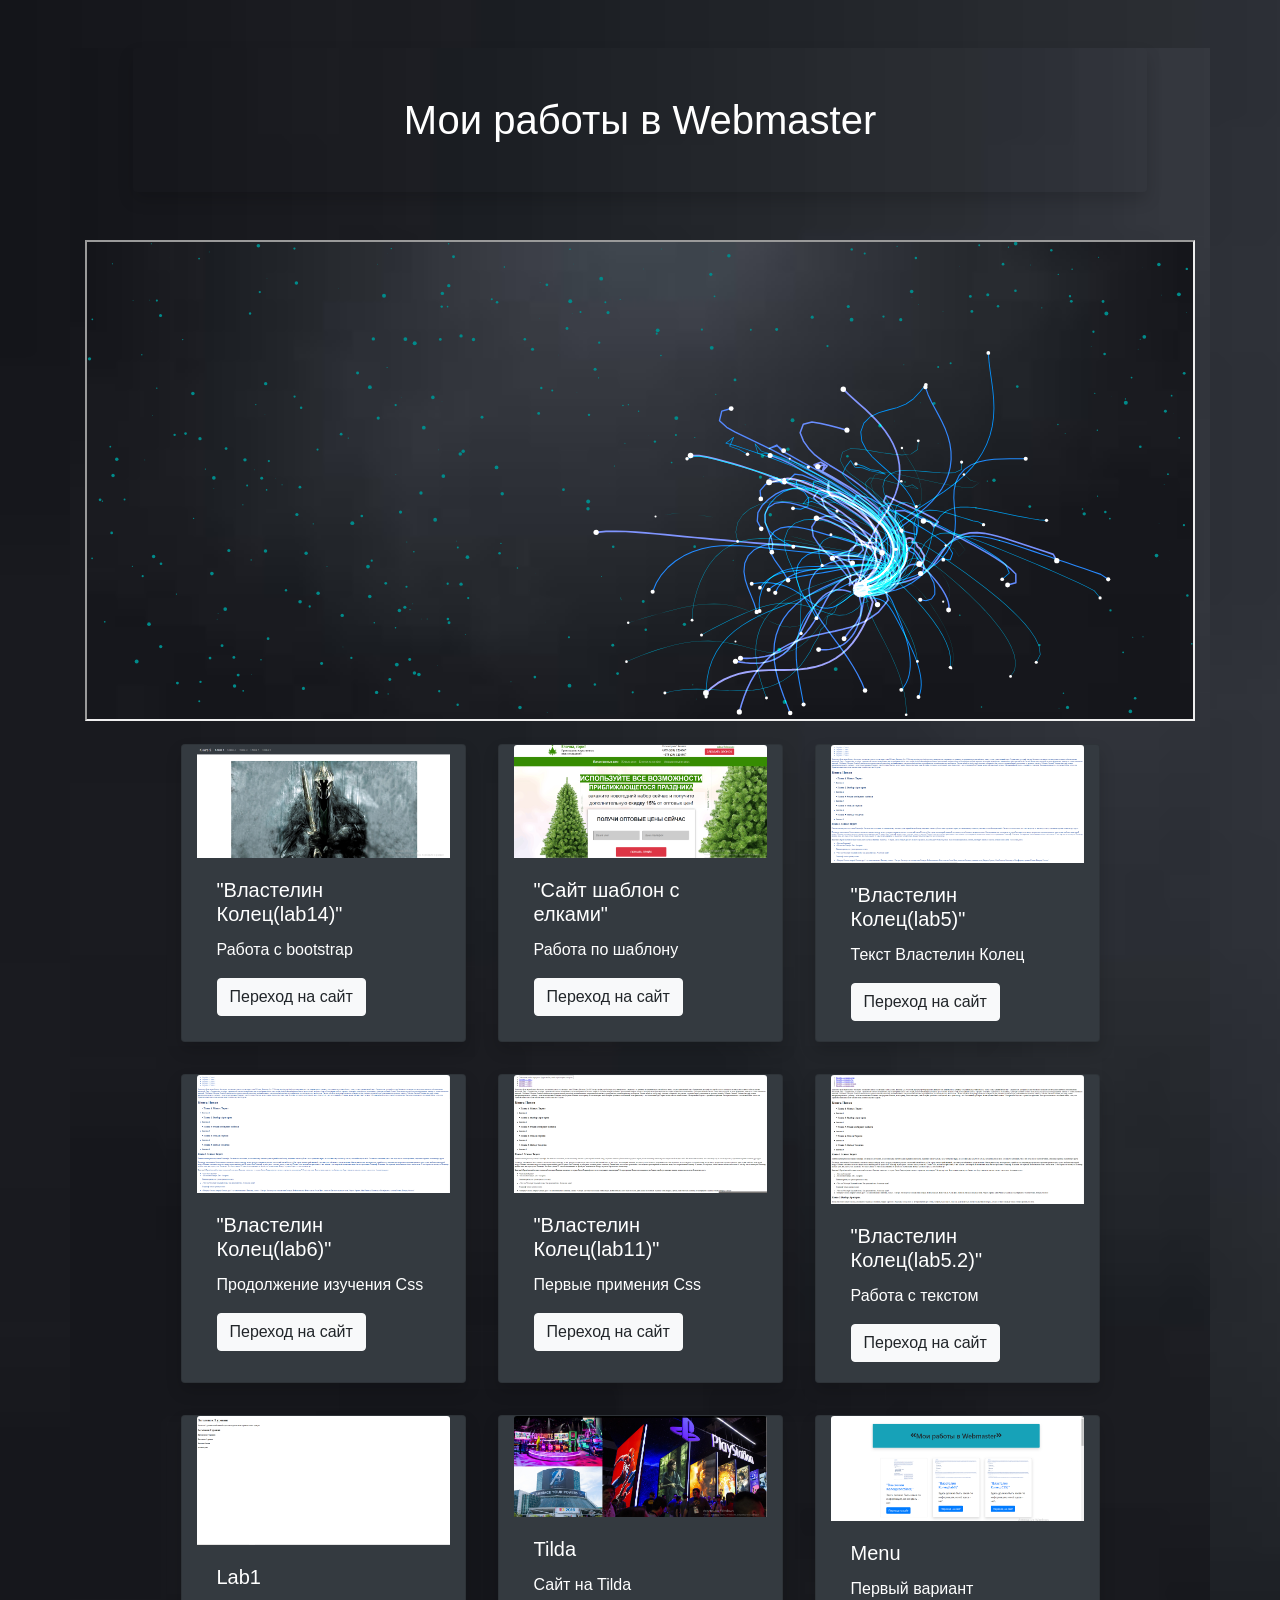
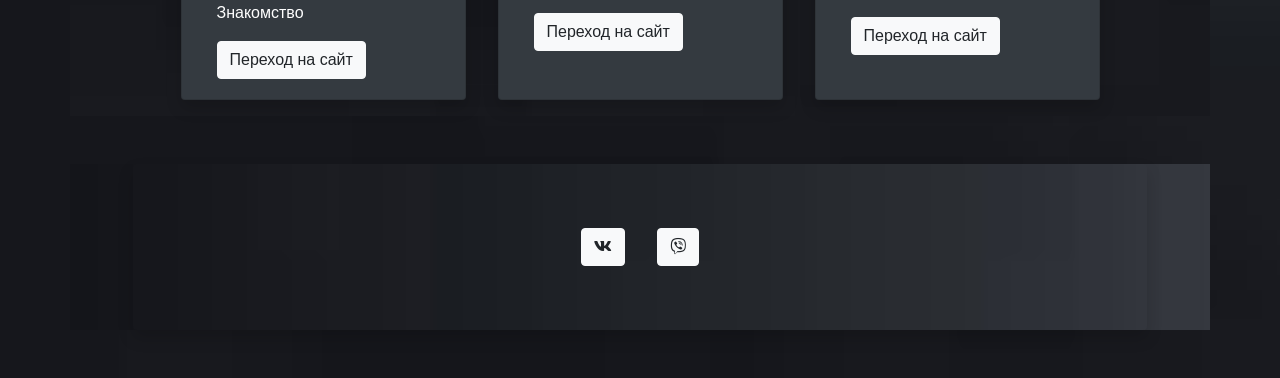
<file: index.html>
<!DOCTYPE html>
<html lang="ru">
  <head>
    <!-- Required meta tags -->
    <meta charset="utf-8" />
    <meta
      name="viewport"
      content="width=device-width, initial-scale=1, shrink-to-fit=no"
    />

    <!-- Bootstrap CSS -->
    <link
      rel="stylesheet"
      href="https://stackpath.bootstrapcdn.com/bootstrap/4.3.1/css/bootstrap.min.css"
      integrity="sha384-ggOyR0iXCbMQv3Xipma34MD+dH/1fQ784/j6cY/iJTQUOhcWr7x9JvoRxT2MZw1T"
      crossorigin="anonymous"
    />
    <link rel="script" href="ccc.js">
    <link rel="stylesheet" href="css/main.css" />
    <link rel="stylesheet" href="https://use.fontawesome.com/releases/v5.8.1/css/all.css" integrity="sha384-50oBUHEmvpQ+1lW4y57PTFmhCaXp0ML5d60M1M7uH2+nqUivzIebhndOJK28anvf" crossorigin="anonymous">
    <link rel="icon" href="img/kisspng-digital-marketing-business-service-brand-computer-programming-5a6bfdde14d662.3969596715170267820854.png" type="img/png">
    <title>kira123-s</title>
  </head>
  <body onload='win()'>
    <html>
<head>

<!-- <script type='text/javascript'>
var ex1= 1234
function win() {
   x=prompt('Введите пароль:', 'Пароль');
   if (x==ex1)
   window.open
      // document.write('Здравствуйте, <b>авторизированный</b> пользователь!');
   else
   window.close() 
}
</script> -->
</head>
<body onload='win()'>
<!-- <b>Узнайте пароль и авторизируйтесь.</b> -->
</body>
</html>

      <div class="container">
      <h1 class="m-5 bg-black
      p-5  d-flex justify-content-center text-white  rounded shadow ">
             Мои работы в Webmaster   </h1>
             <iframe height="481" style="width:100%;" scrolling="no" title="Electric strings" src=" https://kira123-s.github.io/script/script/script/ " class="nobord"> </iframe>
      <div class="row d-flex justify-content-center  rounded">
                  <div class="card col-lg-3 m-3 bg-dark shadow">
          <img src="img/vsyygsiydgfewyigfifg.png" class="card-img-top" alt="..." />
          <div class="card-body">
            <h5 class="card-title text-white">"Властелин Колец(lab14)"</h5>
            <p class="card-text text-white">
                Работа с bootstrap
            </p>
            <a href="https://kira123-s.github.io/lab14/           " class="btn btn-light .stretched-link " target="_blanke"
              >Переход на сайт
            </a>
          </div>
        </div>
        <div class="card col-lg-3 m-3 shadow bg-dark">
          <img src="img/elki.png" class="card-img-top" alt="..." />
          <div class="card-body">
            <h5 class="card-title text-white">"Сайт шаблон с елками"</h5>
            <p class="card-text text-white">
               Работа по шаблону
            </p>
            <a href="https://kira123-s.github.io/template%20(9)fiNoDistr/template/" class="btn btn-light .stretched-link" target="_blanke"
              >Переход на сайт
            </a>
          </div>
        </div>
        <div class="card col-lg-3 m-3 shadow bg-dark">
          <img src="img/Screenshot_1.png" class="card-img-top" alt="..." />
          <div class="card-body">
            <h5 class="card-title text-white">"Властелин Колец(lab5)"</h5>
            <p class="card-text text-white">
                  Текст Властелин Колец
            </p>
            <a href="https://kira123-s.github.io/lab5/" class="btn btn-light .stretched-link" target="_blanke"
              >Переход на сайт
            </a>
          </div>
        </div>
        <div class="card col-lg-3 m-3 shadow bg-dark">
          <img src="img/Screenshot_2.png" class="card-img-top" alt="..." />
          <div class="card-body">
            <h5 class="card-title text-white">"Властелин Колец(lab6)"</h5>
            <p class="card-text text-white">
               Продолжение изучения Css
            </p>
            <a href="https://kira123-s.github.io/lab6/lab6/lab6/" class="btn btn-light .stretched-link" target="_blanke"
              >Переход на сайт
            </a>
          </div>
        </div>
        <div class="card col-lg-3 m-3 shadow bg-dark">
          <img src="img/Screenshot_3.png" class="card-img-top" alt="..." />
          <div class="card-body">
            <h5 class="card-title text-white">"Властелин Колец(lab11)"</h5>
            <p class="card-text text-white">
               Первые примения Css 
            </p>
            <a href="https://kira123-s.github.io/lab11/lab11/" class="btn btn-light .stretched-link" target="_blanke"
              >Переход на сайт
            </a>
          </div>
        </div>
        <div class="card col-lg-3 m-3 shadow bg-dark">
          <img src="img/Screenshot_4.png" class="card-img-top" alt="..." />
          <div class="card-body">
            <h5 class="card-title text-white">"Властелин Колец(lab5.2)"</h5>
            <p class="card-text text-white">
                Работа с текстом
            </p>
            <a href="https://asgob.github.io/lab5/" class="btn btn-light .stretched-link" target="_blanke"
              >Переход на сайт
            </a>
          </div>
        </div>
        <!-- <div class="card col-lg-3 m-3 shadow bg-dark">
          <img src="img/Screenshot_5.png" class="card-img-top" alt="..." />
          <div class="card-body">
            <h5 class="card-title text-white">"Не трогать"</h5>
            <p class="card-text text-white">
                Здесь должна быть какая-то информация, но её здесь - есть.
            </p>
            <a href="https://kira123-s.github.io/lab99/lab9/" class="btn btn-light .stretched-link" target="_blanke"
              >Переход на сайт
            </a>
          </div>
        </div> -->
       
        <div class="card col-lg-3 m-3 shadow bg-dark">
          <img src="img/Screenshot_6.png" class="card-img-top" alt="..." />
          <div class="card-body">
            <h5 class="card-title text-white">Lab1</h5>
            <p class="card-text text-white">
                Знакомство
            </p>
            <a href="https://asgob.github.io/lab3/" class="btn btn-light .stretched-link" target="_blanke" 
              >Переход на сайт
            </a>
          </div>
        </div>
        <div class="card col-lg-3 m-3 shadow bg-dark">
          <img src="img/tiiiiiiiiilda.png" class="card-img-top" alt="..." />
          <div class="card-body">
            <h5 class="card-title text-white">Tilda</h5>
            <p class="card-text text-white">
                Сайт на Tilda
            </p>
            <a href="http://gaming323232.tilda.ws/#rec16475630" class="btn btn-light .stretched-link" target="_blanke" 
              >Переход на сайт
            </a>
          </div>
        </div>
        <div class="card col-lg-3 m-3 shadow bg-dark">
          <img src="img/menuuuuuuuu.png" class="card-img-top" alt="..." />
          <div class="card-body">
            <h5 class="card-title text-white">Menu</h5>
            <p class="card-text text-white">
                Первый вариант
            </p>
            <a href="https://kira123-s.github.io/menu%20(3)/" class="btn btn-light .stretched-link" target="_blanke" 
              >Переход на сайт
            </a>
          </div>
        </div>
      </div>
      
    </div>
<!-- -------------------------------------- start carusel ------------ -->
<!-- <div id="carouselExampleIndicators" class="carousel slide" data-ride="carousel">
  <ol class="carousel-indicators">
    <li data-target="#carouselExampleIndicators" data-slide-to="0" class="active"></li>
    <li data-target="#carouselExampleIndicators" data-slide-to="1"></li>
    <li data-target="#carouselExampleIndicators" data-slide-to="2"></li>
  </ol>
  <div class="carousel-inner">
    <div class="carousel-item active">
      <img src="https://picsum.photos/200" class="d-block w-100" alt="...">
    </div>
    <div class="carousel-item">
      <img src="https://picsum.photos/200" class="d-block w-100" alt="...">
    </div>
    <div class="carousel-item">
      <img src="https://picsum.photos/200" class="d-block w-100" alt="...">
    </div>
  </div>
  <a class="carousel-control-prev" href="#carouselExampleIndicators" role="button" data-slide="prev">
    <span class="carousel-control-prev-icon" aria-hidden="true"></span>
    <span class="sr-only">Previous</span>
  </a>
  <a class="carousel-control-next" href="#carouselExampleIndicators" role="button" data-slide="next">
    <span class="carousel-control-next-icon" aria-hidden="true"></span>
    <span class="sr-only">Next</span>
  </a> -->
</div>
<!-- ------------------------- end carusel -------------------------- -->
    
<footer class="container">
  <p class="m-5 bg-black p-5  d-flex justify-content-center rounded shadow">
    <a href="https://vk.com/igorexe " class="btn btn btn-light   m-3 target="_blank" >  <i class="fab fa-vk fa-1x"></i> </a>
    <!-- <a href="#" class="btn btn btn-light  m-3"> <i class="fab fa-facebook-square fa-1x "></i></a>
    <a href="#" class="btn btn btn-light m-3"> <i class="fab fa-twitter fa-1x"></i></a>
    <a href="#" class="btn btn btn-light m-3"> <i class="fab fa-instagram fa-1x"></i></a>
      -->
       <a href="https://account.viber.com/ru/account/" class="btn btn btn-light   m-3 target="_blank" >  <i class="fab fa-viber fa-1x"></i> </a>
  
 
  
</p>
</footer>

    <!-- Optional JavaScript -->
    <!-- jQuery first, then Popper.js, then Bootstrap JS -->
    <script
      src="https://code.jquery.com/jquery-3.3.1.slim.min.js"
      integrity="sha384-q8i/X+965DzO0rT7abK41JStQIAqVgRVzpbzo5smXKp4YfRvH+8abtTE1Pi6jizo"
      crossorigin="anonymous"
    ></script>
    <script
      src="https://cdnjs.cloudflare.com/ajax/libs/popper.js/1.14.7/umd/popper.min.js"
      integrity="sha384-UO2eT0CpHqdSJQ6hJty5KVphtPhzWj9WO1clHTMGa3JDZwrnQq4sF86dIHNDz0W1"
      crossorigin="anonymous"
    ></script>
    <script
      src="https://stackpath.bootstrapcdn.com/bootstrap/4.3.1/js/bootstrap.min.js"
      integrity="sha384-JjSmVgyd0p3pXB1rRibZUAYoIIy6OrQ6VrjIEaFf/nJGzIxFDsf4x0xIM+B07jRM
      crossorigin="anonymous"
    ></script>
    
  </body>
</html>
</file>
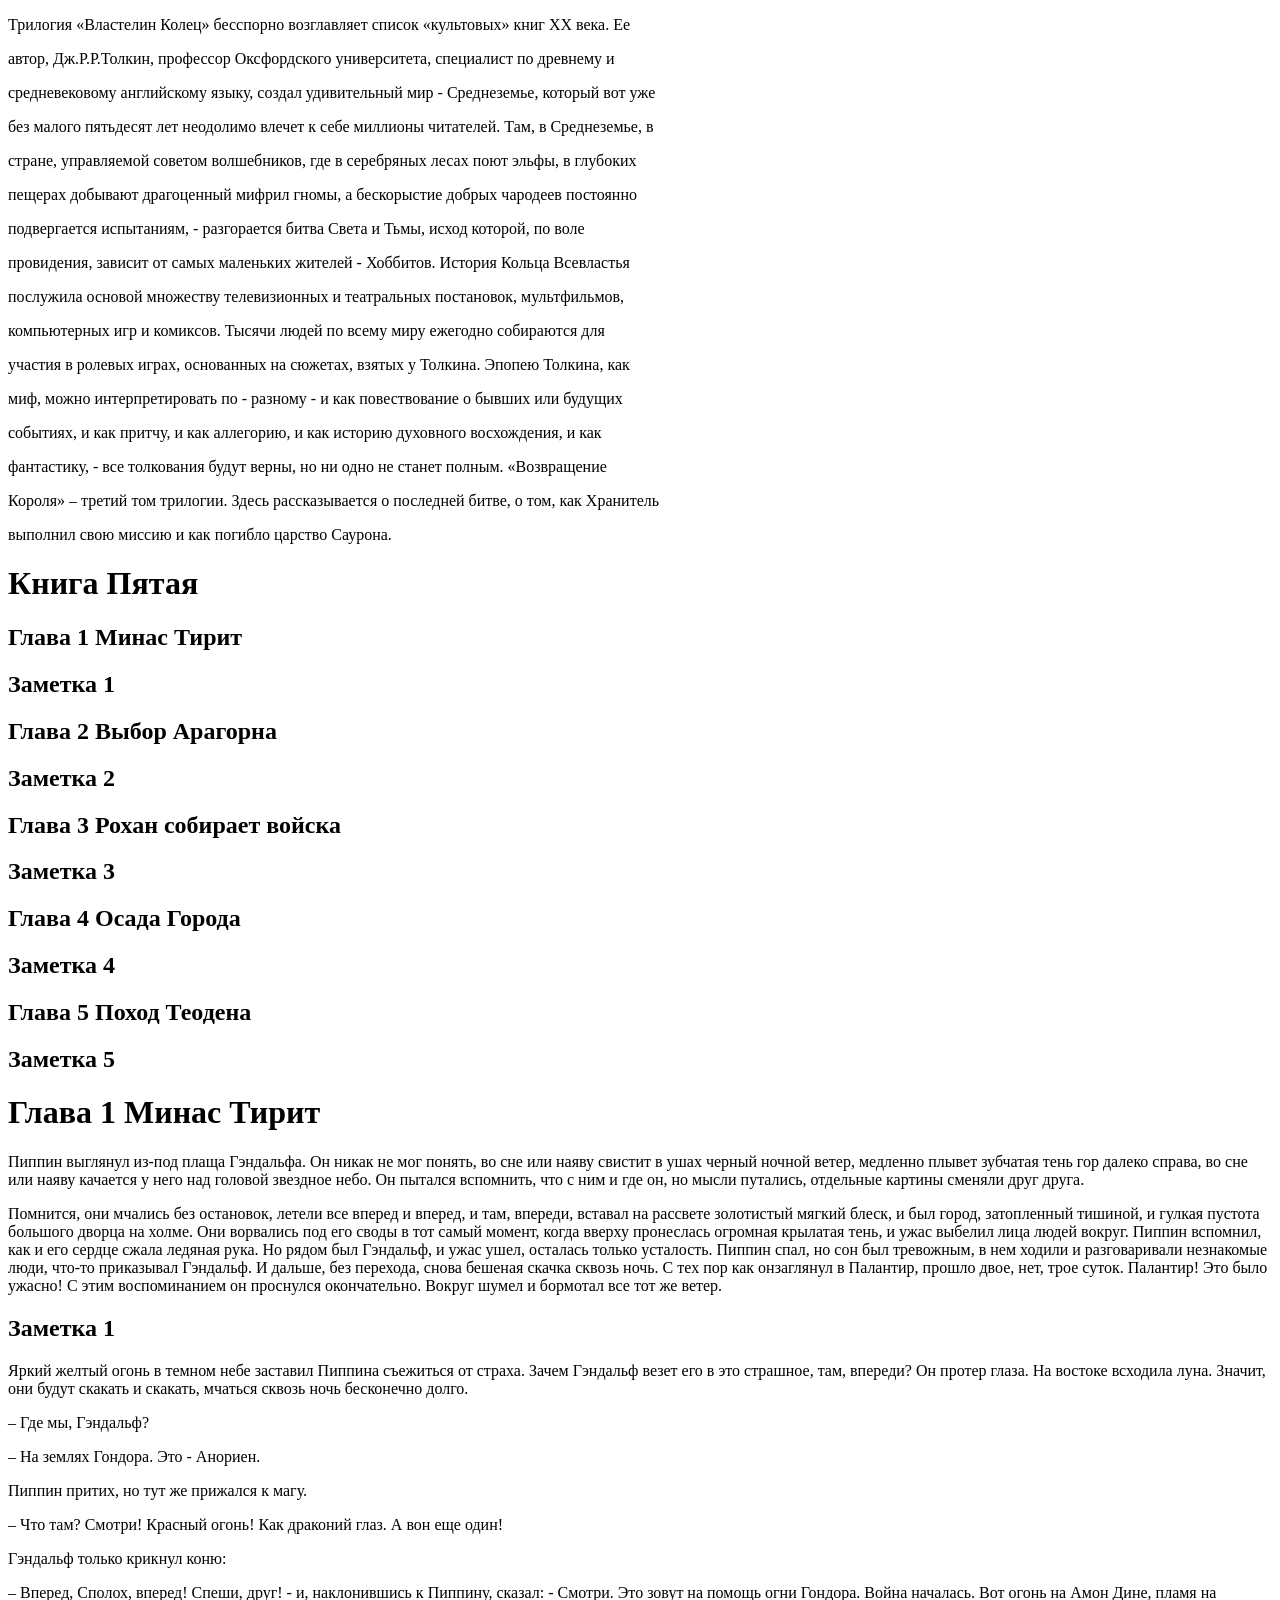
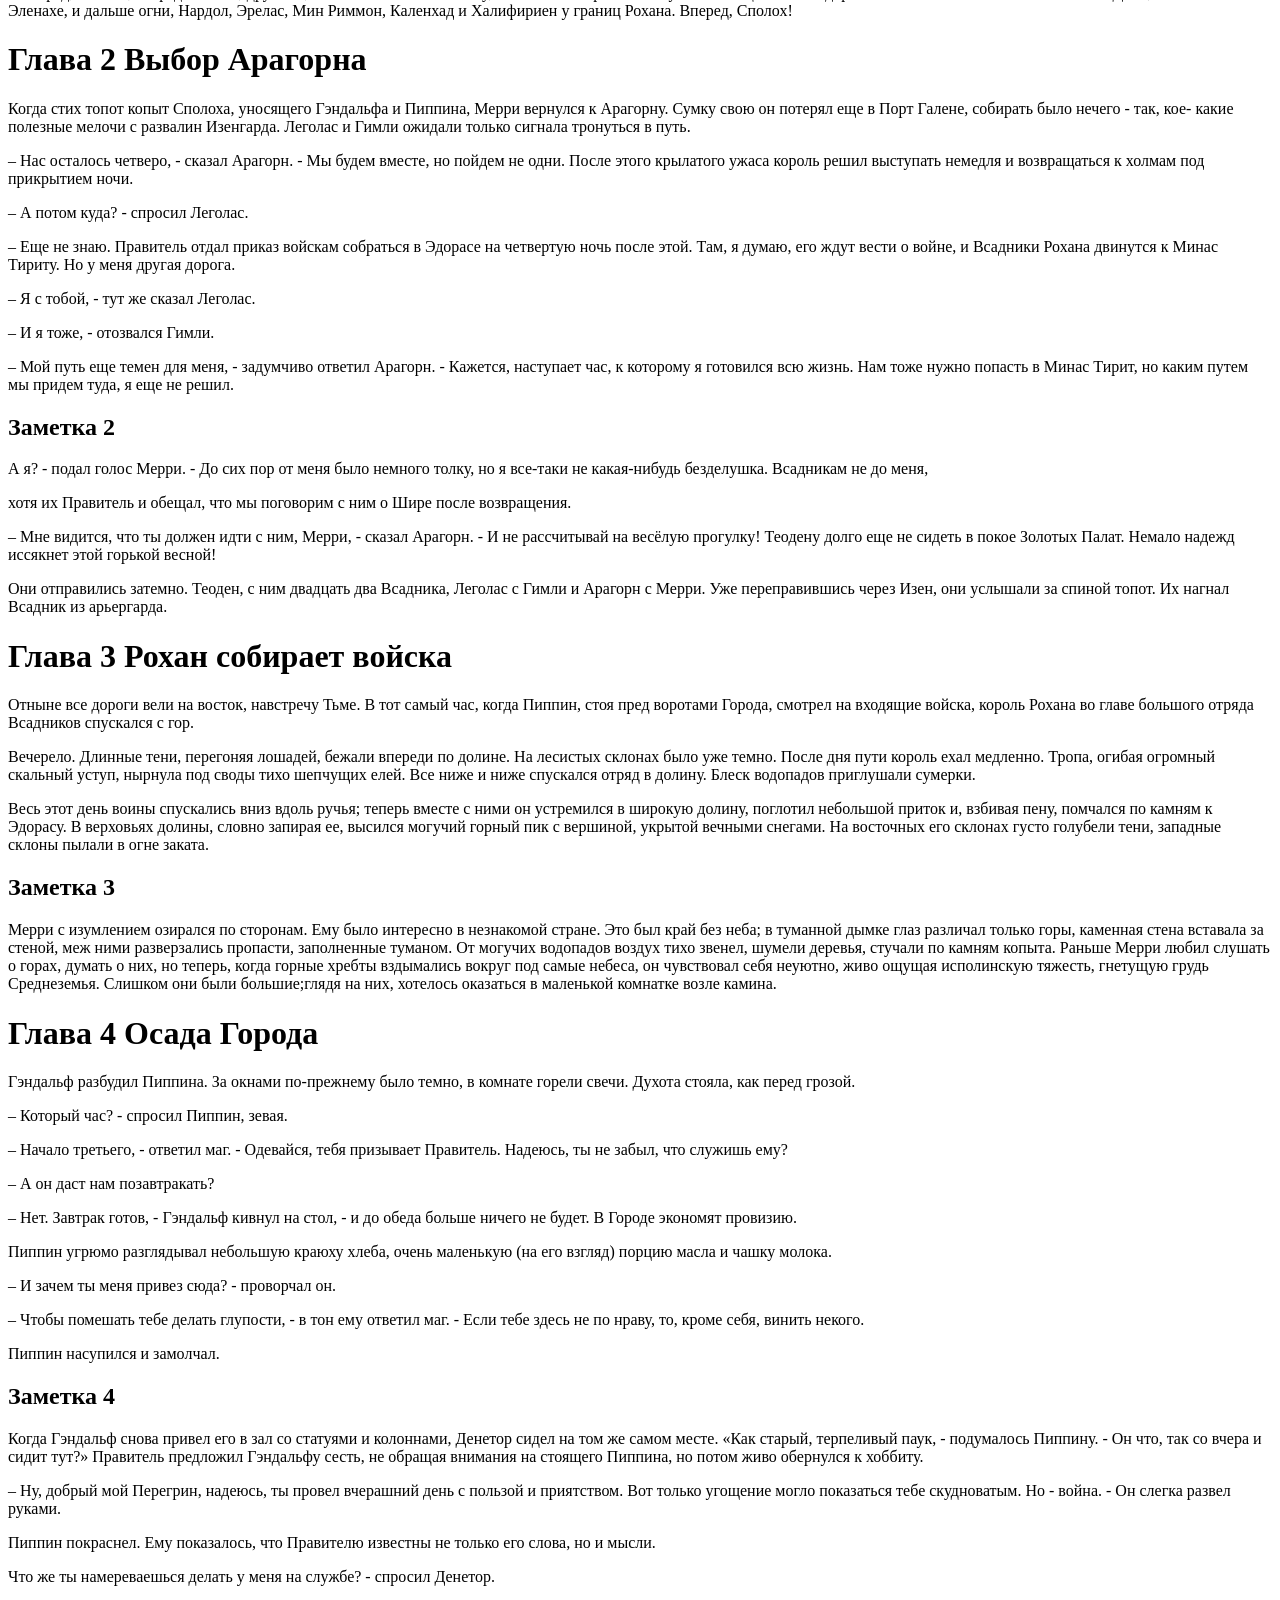
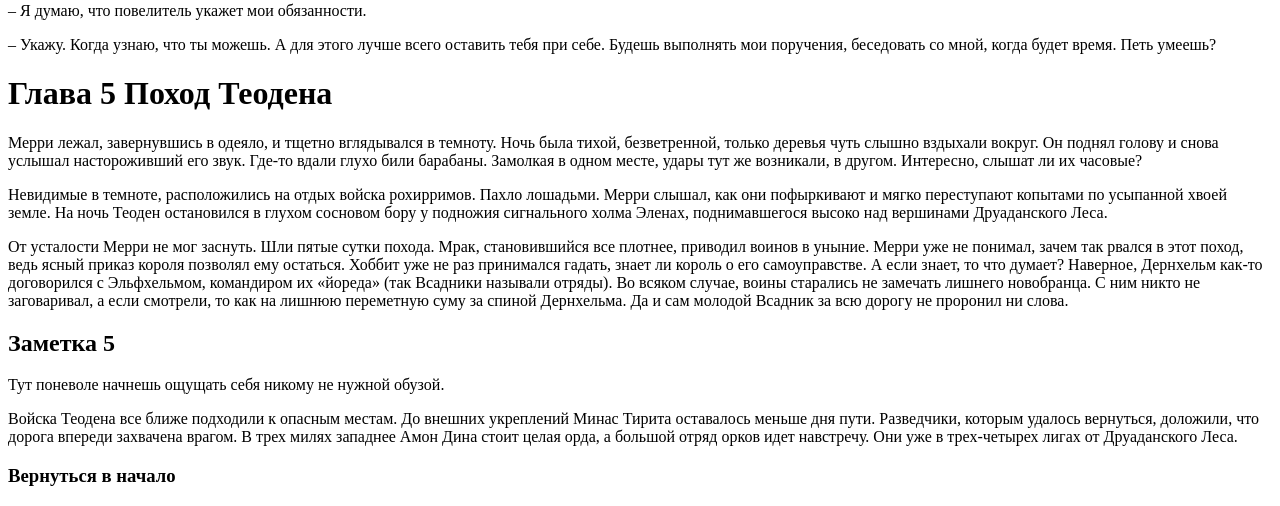
<file: lab4/index.html>
<!DOCTYPE html>
<html lang="ru">
<head>
    <meta charset="UTF-8">
    <meta name="viewport" content="width=device-width, initial-scale=1.0">
    <meta http-equiv="X-UA-Compatible" content="ie=edge">
    <title>Властелин  Колец </title>
</head>
<body>
 <p>Трилогия «Властелин Колец» бесспорно возглавляет список «культовых» книг XX века. Ее</p>
 <p>автор, Дж.Р.Р.Толкин, профессор Оксфордского университета, специалист по древнему и</p>
 <p>средневековому английскому языку, создал удивительный мир - Среднеземье, который вот уже</p>
 <p>без малого пятьдесят лет неодолимо влечет к себе миллионы читателей. Там, в Среднеземье, в</p>
 <p>стране, управляемой советом волшебников, где в серебряных лесах поют эльфы, в глубоких</p>
 <p>пещерах добывают драгоценный мифрил гномы, а бескорыстие добрых чародеев постоянно</p>
 <p>подвергается испытаниям, - разгорается битва Света и Тьмы, исход которой, по воле</p>
 <p>провидения, зависит от самых маленьких жителей - Хоббитов. История Кольца Всевластья</p>
 <p>послужила основой множеству телевизионных и театральных постановок, мультфильмов,</p>
 <p>компьютерных игр и комиксов. Тысячи людей по всему миру ежегодно собираются для</p>
 <p>участия в ролевых играх, основанных на сюжетах, взятых у Толкина. Эпопею Толкина, как</p>
 <p>миф, можно интерпретировать по - разному - и как повествование о бывших или будущих</p>
 <p>событиях, и как притчу, и как аллегорию, и как историю духовного восхождения, и как</p>
 <p>фантастику, - все толкования будут верны, но ни одно не станет полным. «Возвращение</p>
 <p>Короля» – третий том трилогии. Здесь рассказывается о последней битве, о том, как Хранитель</p>
 <p>выполнил свою миссию и как погибло царство Саурона.</p>
 <h1>Книга Пятая</h1>
 <h2>Глава 1 Минас Тирит</h2>
 <h2>Заметка 1</h2>
 <h2>Глава 2 Выбор Арагорна</h2>
 <h2>Заметка 2</h2>
 <h2>Глава 3 Рохан собирает войска</h2>
 <h2>Заметка 3</h2>
 <h2>Глава 4 Осада Города</h2>
 <h2>Заметка 4</h2>
 <h2>Глава 5 Поход Теодена</h2>
 <h2>Заметка 5</h2>
 <h1>Глава 1 Минас Тирит</h1>
 <p>Пиппин выглянул из-под плаща Гэндальфа. Он никак не мог понять, во сне или наяву
    свистит в ушах черный ночной ветер, медленно плывет зубчатая тень гор далеко
    справа, во сне или наяву качается у него над головой звездное небо. Он пытался
    вспомнить, что с ним и где он, но мысли путались, отдельные картины сменяли друг
    друга.</p>
    <p>Помнится, они мчались без остановок, летели все вперед и вперед, и там, впереди,
        вставал на рассвете золотистый мягкий блеск, и был город, затопленный тишиной, и
        гулкая пустота большого дворца на холме. Они ворвались под его своды в тот самый
        момент, когда вверху пронеслась огромная крылатая тень, и ужас выбелил лица людей
        вокруг. Пиппин вспомнил, как и его сердце сжала ледяная рука. Но рядом был
        Гэндальф, и ужас ушел, осталась только усталость. Пиппин спал, но сон был
        тревожным, в нем ходили и разговаривали незнакомые люди, что-то приказывал
        Гэндальф. И дальше, без перехода, снова бешеная скачка сквозь ночь. С тех пор как онзаглянул в Палантир, прошло двое, нет, трое суток. Палантир! Это было ужасно! С
        этим воспоминанием он проснулся окончательно. Вокруг шумел и бормотал все тот же
        ветер.</p>
        <h2>Заметка 1</h2> <p>Яркий желтый огонь в темном небе заставил Пиппина съежиться от
            страха. Зачем Гэндальф везет его в это страшное, там, впереди? Он протер глаза. На
            востоке всходила луна. Значит, они будут скакать и скакать, мчаться сквозь ночь
            бесконечно долго.</p>
            <p>– Где мы, Гэндальф?</p>
            <p>– На землях Гондора. Это - Анориен.</p>
                 <p>Пиппин притих, но тут же прижался к магу.</p>
            <p>– Что там? Смотри! Красный огонь! Как драконий глаз. А вон еще один!</p>
            <p>Гэндальф только крикнул коню:</p>
            <p>– Вперед, Сполох, вперед! Спеши, друг! - и, наклонившись к Пиппину, сказал: -
                Смотри. Это зовут на помощь огни Гондора. Война началась. Вот огонь на Амон Дине,
                пламя на Эленахе, и дальше огни, Нардол, Эрелас, Мин Риммон, Каленхад и
                Халифириен у границ Рохана. Вперед, Сполох!</p>
           <h1>Глава 2 Выбор Арагорна</h1>
           <p>Когда стих топот копыт Сполоха, уносящего Гэндальфа и Пиппина, Мерри вернулся к
            Арагорну. Сумку свою он потерял еще в Порт Галене, собирать было нечего - так, кое-
            какие полезные мелочи с развалин Изенгарда. Леголас и Гимли ожидали только
            сигнала тронуться в путь.</p>
            <p>– Нас осталось четверо, - сказал Арагорн. - Мы будем вместе, но пойдем не одни.
                После этого крылатого ужаса король решил выступать немедля и возвращаться к
                холмам под прикрытием ночи.</p>
                <p>– А потом куда? - спросил Леголас.</p>
                <p>– Еще не знаю. Правитель отдал приказ войскам собраться в Эдорасе на четвертую
                    ночь после этой. Там, я думаю, его ждут вести о войне, и Всадники Рохана двинутся к
                    Минас Тириту. Но у меня другая дорога.</p>
                <p>– Я с тобой, - тут же сказал Леголас.</p>
                 <p>– И я тоже, - отозвался Гимли.</p>
                 <p>– Мой путь еще темен для меня, - задумчиво ответил Арагорн. - Кажется, наступает
                    час, к которому я готовился всю жизнь. Нам тоже нужно попасть в Минас Тирит, но
                    каким путем мы придем туда, я еще не решил.</p> <h2>Заметка 2</h2>
                    <p>А я? - подал голос Мерри. - До сих пор от меня было немного толку, но я все-таки не
                        какая-нибудь безделушка. Всадникам не до меня,</p>  
                        <p>хотя их Правитель и обещал, что мы поговорим с ним о Шире после возвращения.</p>
                        <p>– Мне видится, что ты должен идти с ним, Мерри, - сказал Арагорн. - И не
                            рассчитывай на весёлую прогулку! Теодену долго еще не сидеть в покое Золотых
                            Палат. Немало надежд иссякнет этой горькой весной!</p>
  <p>Они отправились затемно. Теоден, с ним двадцать два Всадника, Леголас с Гимли и
    Арагорн с Мерри. Уже переправившись через Изен, они услышали за спиной топот. Их
    нагнал Всадник из арьергарда.</p>
    <h1>Глава 3 Рохан собирает войска</h1>
    <p>Отныне все дороги вели на восток, навстречу Тьме. В тот самый час, когда Пиппин,
        стоя пред воротами Города, смотрел на входящие войска, король Рохана во главе
        большого отряда Всадников спускался с гор.</p>
        <p>Вечерело. Длинные тени, перегоняя лошадей, бежали впереди по долине. На лесистых
склонах было уже темно. После дня пути король ехал медленно. Тропа, огибая
огромный скальный уступ, нырнула под своды тихо шепчущих елей. Все ниже и ниже
спускался отряд в долину. Блеск водопадов приглушали сумерки.</p>
        <p>Весь этот день воины спускались вниз вдоль ручья; теперь вместе с ними он
            устремился в широкую долину, поглотил небольшой приток и, взбивая пену, помчался
            по камням к Эдорасу. В верховьях долины, словно запирая ее, высился могучий
            горный пик с вершиной, укрытой вечными снегами. На восточных его склонах густо
            голубели тени, западные склоны пылали в огне заката.</p>
            <h2>Заметка 3</h2>
        <p>Мерри с изумлением озирался по сторонам. Ему было интересно в незнакомой стране.
            Это был край без неба; в туманной дымке глаз различал только горы, каменная стена
            вставала за стеной, меж ними разверзались пропасти, заполненные туманом. От
            могучих водопадов воздух тихо звенел, шумели деревья, стучали по камням копыта.
            Раньше Мерри любил слушать о горах, думать о них, но теперь, когда горные хребты
            вздымались вокруг под самые небеса, он чувствовал себя неуютно, живо ощущая
            исполинскую тяжесть, гнетущую грудь Среднеземья. Слишком они были большие;глядя на них, хотелось оказаться в маленькой комнатке возле камина.</p>
             <h1>Глава 4 Осада Города</h1>   
             <p>Гэндальф разбудил Пиппина. За окнами по-прежнему было темно, в комнате горели
                свечи. Духота стояла, как перед грозой.</p>    
                <p>– Который час? - спросил Пиппин, зевая.</p>
                <p>– Начало третьего, - ответил маг. - Одевайся, тебя призывает Правитель. Надеюсь, ты
                    не забыл, что служишь ему?</p>         
                <p>– А он даст нам позавтракать?</p>
                <p>– Нет. Завтрак готов, - Гэндальф кивнул на стол, - и до обеда больше ничего не будет.
                    В Городе экономят провизию.</p>
                <p>Пиппин угрюмо разглядывал небольшую краюху хлеба, очень маленькую (на его
                    взгляд) порцию масла и чашку молока.</p>
                    <p>– И зачем ты меня привез сюда? - проворчал он.</p>
                    <p>– Чтобы помешать тебе делать глупости, - в тон ему ответил маг. - Если тебе здесь не
                        по нраву, то, кроме себя, винить некого.</p>
                    <p>Пиппин насупился и замолчал.</p>
                    <h2>Заметка 4</h2>
<p>Когда Гэндальф снова привел его в зал со статуями и колоннами, Денетор сидел на том
    же самом месте. «Как старый, терпеливый паук, - подумалось Пиппину. - Он что, так
    со вчера и сидит тут?» Правитель предложил Гэндальфу сесть, не обращая внимания
    на стоящего Пиппина, но потом живо обернулся к хоббиту.</p>
    <p>– Ну, добрый мой Перегрин, надеюсь, ты провел вчерашний день с пользой и
        приятством. Вот только угощение могло показаться тебе скудноватым. Но - война. - Он
        слегка развел руками.</p>
    <p>Пиппин покраснел. Ему показалось, что Правителю известны не только его слова, но и
        мысли.</p>
        <p>Что же ты намереваешься делать у меня на службе? - спросил Денетор.</p>
        <p>– Я думаю, что повелитель укажет мои обязанности.</p>
        <p>– Укажу. Когда узнаю, что ты можешь. А для этого лучше всего оставить тебя при
            себе. Будешь выполнять мои поручения, беседовать со мной, когда будет время. Петь
            умеешь?</p>
<h1>Глава 5 Поход Теодена</h1>
<p>Мерри лежал, завернувшись в одеяло, и тщетно вглядывался в темноту. Ночь была
    тихой, безветренной, только деревья чуть слышно вздыхали вокруг. Он поднял голову
    и снова услышал настороживший его звук. Где-то вдали глухо били барабаны.
    Замолкая в одном месте, удары тут же возникали, в другом. Интересно, слышат ли их
    часовые?</p>
<p>Невидимые в темноте, расположились на отдых войска рохирримов. Пахло лошадьми.
    Мерри слышал, как они пофыркивают и мягко переступают копытами по усыпанной
    хвоей земле. На ночь Теоден остановился в глухом сосновом бору у подножия сигнального холма Эленах, поднимавшегося высоко над вершинами Друаданского
    Леса.</p>
<p>От усталости Мерри не мог заснуть. Шли пятые сутки похода. Мрак, становившийся
    все плотнее, приводил воинов в уныние. Мерри уже не понимал, зачем так рвался в
    этот поход, ведь ясный приказ короля позволял ему остаться. Хоббит уже не раз
    принимался гадать, знает ли король о его самоуправстве. А если знает, то что думает?
    Наверное, Дернхельм как-то договорился с Эльфхельмом, командиром их «йореда»
    (так Всадники называли отряды). Во всяком случае, воины старались не замечать
    лишнего новобранца. С ним никто не заговаривал, а если смотрели, то как на лишнюю
    переметную суму за спиной Дернхельма. Да и сам молодой Всадник за всю дорогу не проронил ни слова.</p>
<h2>Заметка 5</h2>
<p>Тут поневоле начнешь ощущать себя никому не нужной обузой.</p>
<p>Войска Теодена все ближе подходили к опасным местам. До внешних укреплений
    Минас Тирита оставалось меньше дня пути. Разведчики, которым удалось вернуться,
    доложили, что дорога впереди захвачена врагом. В трех милях западнее Амон Дина
    стоит целая орда, а большой отряд орков идет навстречу. Они уже в трех-четырех
    лигах от Друаданского Леса.</p>
    <h3>Вернуться в начало</h3>

                          
</body>
</html>
</file>
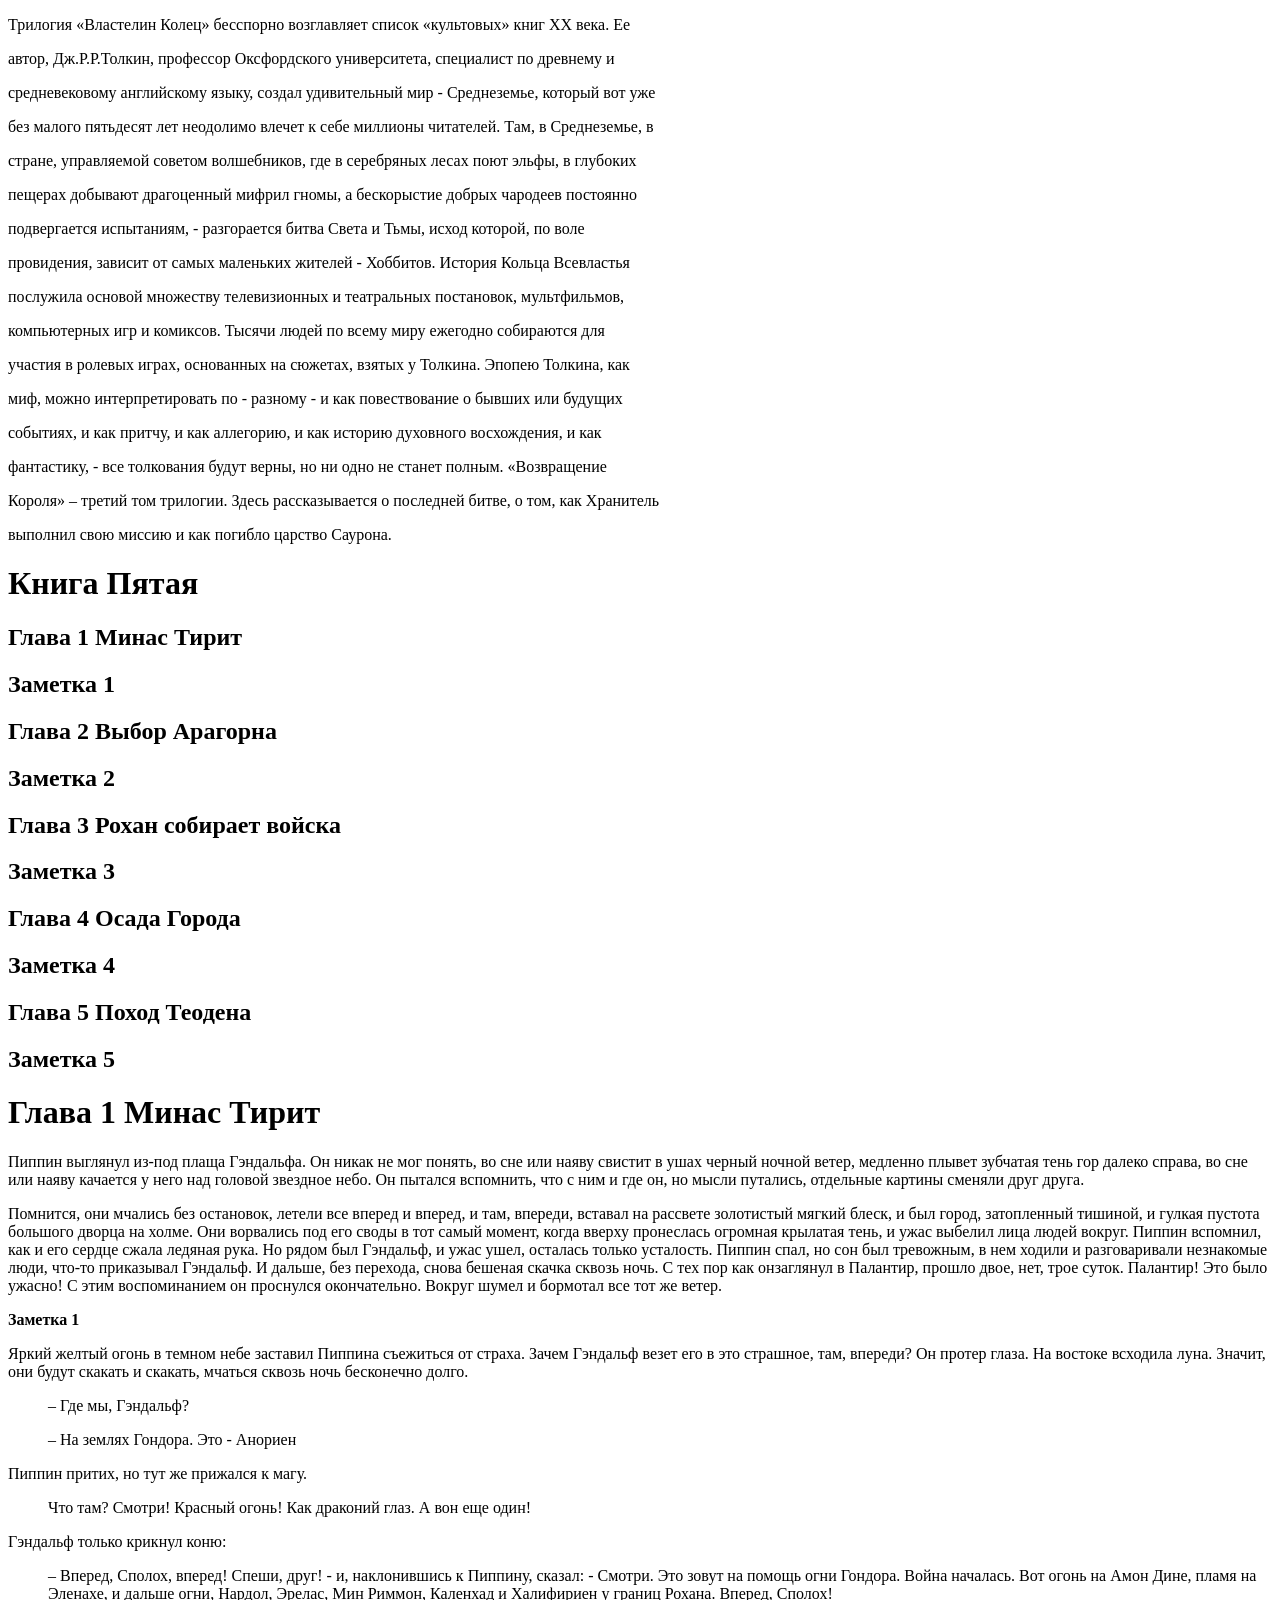
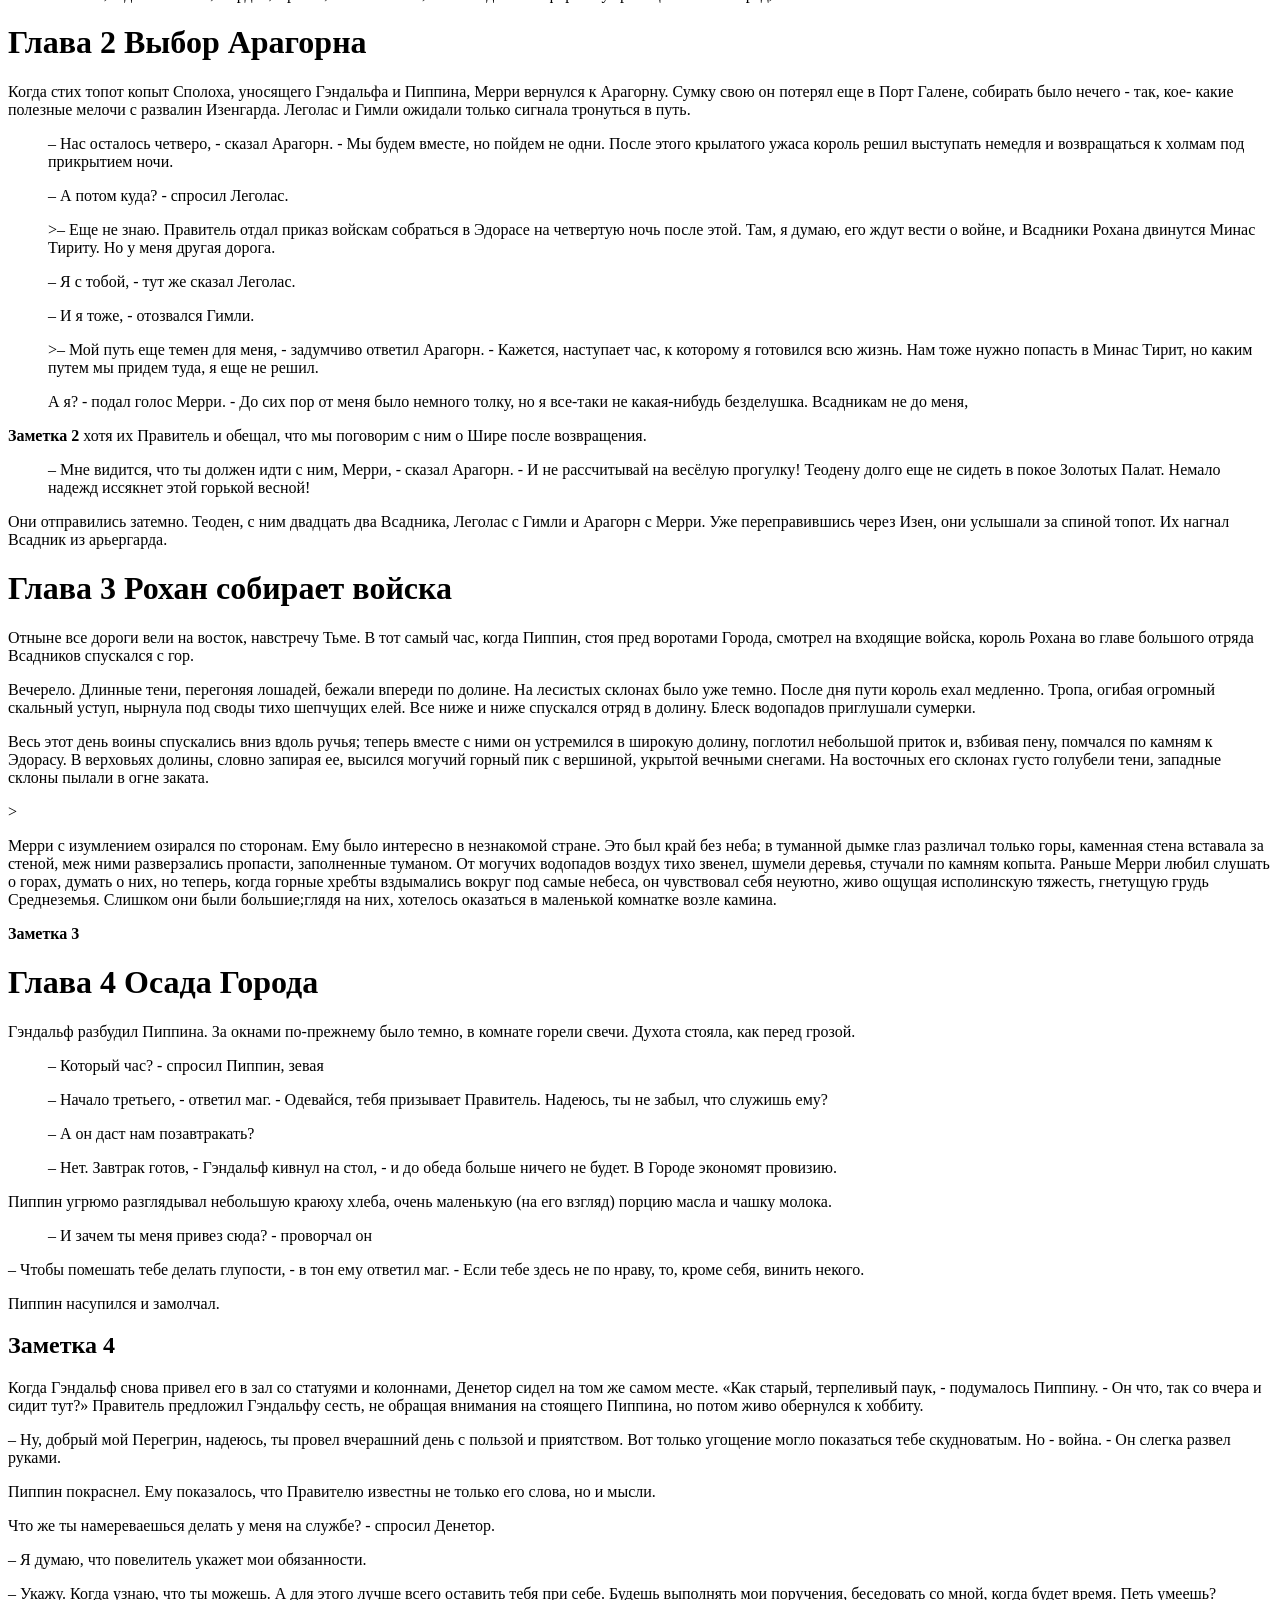
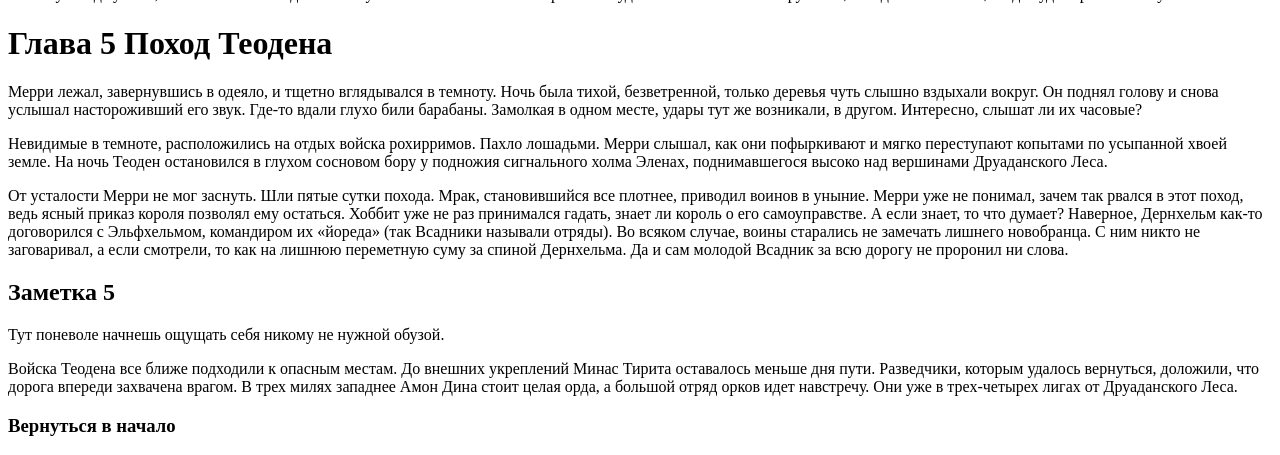
<file: lab5/index.html>
<!DOCTYPE html>
<html lang="ru">
<head>
    <meta charset="UTF-8">
    <meta name="viewport" content="width=device-width, initial-scale=1.0">
    <meta http-equiv="X-UA-Compatible" content="ie=edge">
    <title>Властелин  Колец </title>
</head>
<body>
 <p>Трилогия «Властелин Колец» бесспорно возглавляет список «культовых» книг XX века. Ее</p>
 <p>автор, Дж.Р.Р.Толкин, профессор Оксфордского университета, специалист по древнему и</p>
 <p>средневековому английскому языку, создал удивительный мир - Среднеземье, который вот уже</p>
 <p>без малого пятьдесят лет неодолимо влечет к себе миллионы читателей. Там, в Среднеземье, в</p>
 <p>стране, управляемой советом волшебников, где в серебряных лесах поют эльфы, в глубоких</p>
 <p>пещерах добывают драгоценный мифрил гномы, а бескорыстие добрых чародеев постоянно</p>
 <p>подвергается испытаниям, - разгорается битва Света и Тьмы, исход которой, по воле</p>
 <p>провидения, зависит от самых маленьких жителей - Хоббитов. История Кольца Всевластья</p>
 <p>послужила основой множеству телевизионных и театральных постановок, мультфильмов,</p>
 <p>компьютерных игр и комиксов. Тысячи людей по всему миру ежегодно собираются для</p>
 <p>участия в ролевых играх, основанных на сюжетах, взятых у Толкина. Эпопею Толкина, как</p>
 <p>миф, можно интерпретировать по - разному - и как повествование о бывших или будущих</p>
 <p>событиях, и как притчу, и как аллегорию, и как историю духовного восхождения, и как</p>
 <p>фантастику, - все толкования будут верны, но ни одно не станет полным. «Возвращение</p>
 <p>Короля» – третий том трилогии. Здесь рассказывается о последней битве, о том, как Хранитель</p>
 <p>выполнил свою миссию и как погибло царство Саурона.</p>
 <h1>Книга Пятая</h1>
 <h2>Глава 1 Минас Тирит</h2>
 <h2>Заметка 1</h2>
 <h2>Глава 2 Выбор Арагорна</h2>
 <h2>Заметка 2</h2>
 <h2>Глава 3 Рохан собирает войска</h2>
 <h2>Заметка 3</h2>
 <h2>Глава 4 Осада Города</h2>
 <h2>Заметка 4</h2>
 <h2>Глава 5 Поход Теодена</h2>
 <h2>Заметка 5</h2>
 <h1>Глава 1 Минас Тирит</h1>
 <p>Пиппин выглянул из-под плаща Гэндальфа. Он никак не мог понять, во сне или наяву
    свистит в ушах черный ночной ветер, медленно плывет зубчатая тень гор далеко
    справа, во сне или наяву качается у него над головой звездное небо. Он пытался
    вспомнить, что с ним и где он, но мысли путались, отдельные картины сменяли друг
    друга.</p>
    <p>Помнится, они мчались без остановок, летели все вперед и вперед, и там, впереди,
        вставал на рассвете золотистый мягкий блеск, и был город, затопленный тишиной, и
        гулкая пустота большого дворца на холме. Они ворвались под его своды в тот самый
        момент, когда вверху пронеслась огромная крылатая тень, и ужас выбелил лица людей
        вокруг. Пиппин вспомнил, как и его сердце сжала ледяная рука. Но рядом был
        Гэндальф, и ужас ушел, осталась только усталость. Пиппин спал, но сон был
        тревожным, в нем ходили и разговаривали незнакомые люди, что-то приказывал
        Гэндальф. И дальше, без перехода, снова бешеная скачка сквозь ночь. С тех пор как онзаглянул в Палантир, прошло двое, нет, трое суток. Палантир! Это было ужасно! С
        этим воспоминанием он проснулся окончательно. Вокруг шумел и бормотал все тот же
        ветер.</p>
        <strong>Заметка 1</strong> <p>Яркий желтый огонь в темном небе заставил Пиппина съежиться от
       страха. Зачем Гэндальф везет его в это страшное, там, впереди? Он протер глаза. На
            востоке всходила луна. Значит, они будут скакать и скакать, мчаться сквозь ночь
            бесконечно долго.</p>
            <ul>– Где мы, Гэндальф?</ul>
            <ul>– На землях Гондора. Это - Анориен</ul>
         <p> Пиппин притих, но тут же прижался к магу.</p> 
         <ul>Что там? Смотри! Красный огонь! Как драконий глаз. А вон еще один!</ul>
                 
            <p> Гэндальф только крикнул коню:</p>
           <ul>– Вперед, Сполох, вперед! Спеши, друг! - и, наклонившись к Пиппину, сказал: -
            Смотри. Это зовут на помощь огни Гондора. Война началась. Вот огонь на Амон Дине,
            пламя на Эленахе, и дальше огни, Нардол, Эрелас, Мин Риммон, Каленхад и Халифириен у границ Рохана. Вперед, Сполох!</ul>
            
              
           <h1>Глава 2 Выбор Арагорна</h1>
           <p>Когда стих топот копыт Сполоха, уносящего Гэндальфа и Пиппина, Мерри вернулся к
            Арагорну. Сумку свою он потерял еще в Порт Галене, собирать было нечего - так, кое-
            какие полезные мелочи с развалин Изенгарда. Леголас и Гимли ожидали только
            сигнала тронуться в путь.</p>
             <ul>– Нас осталось четверо, - сказал Арагорн. - Мы будем вместе, но пойдем не одни.
                После этого крылатого ужаса король решил выступать немедля и возвращаться к  холмам под прикрытием ночи.</ul>  
               <ul>– А потом куда? - спросил Леголас.</ul>
               <ul>>– Еще не знаю. Правитель отдал приказ войскам собраться в Эдорасе на четвертую
                ночь после этой. Там, я думаю, его ждут вести о войне, и Всадники Рохана двинутся Минас Тириту. Но у меня другая дорога.</ul>
               <ul>– Я с тобой, - тут же сказал Леголас.</ul>
               <ul>– И я тоже, - отозвался Гимли.</ul>
               <ul>>– Мой путь еще темен для меня, - задумчиво ответил Арагорн. - Кажется, наступает
                час, к которому я готовился всю жизнь. Нам тоже нужно попасть в Минас Тирит, но каким путем мы придем туда, я еще не решил.</ul>
               
                
                
            
                        
                  
           <ul>А я? - подал голос Мерри. - До сих пор от меня было немного толку, но я все-таки не   какая-нибудь безделушка. Всадникам не до меня,</ul>        
                      </p>   
                        <p> <strong>Заметка 2</strong> хотя их Правитель и обещал, что мы поговорим с ним о Шире после возвращения.</p>
                    <ul>– Мне видится, что ты должен идти с ним, Мерри, - сказал Арагорн. - И не
                        рассчитывай на весёлую прогулку! Теодену долго еще не сидеть в покое Золотых
                        Палат. Немало надежд иссякнет этой горькой весной!</ul>    <p></p>
  <p>Они отправились затемно. Теоден, с ним двадцать два Всадника, Леголас с Гимли и
    Арагорн с Мерри. Уже переправившись через Изен, они услышали за спиной топот. Их
    нагнал Всадник из арьергарда.</p>
    <h1>Глава 3 Рохан собирает войска</h1>
    <p>Отныне все дороги вели на восток, навстречу Тьме. В тот самый час, когда Пиппин,
        стоя пред воротами Города, смотрел на входящие войска, король Рохана во главе
        большого отряда Всадников спускался с гор.</p>
        <p>Вечерело. Длинные тени, перегоняя лошадей, бежали впереди по долине. На лесистых
склонах было уже темно. После дня пути король ехал медленно. Тропа, огибая
огромный скальный уступ, нырнула под своды тихо шепчущих елей. Все ниже и ниже
спускался отряд в долину. Блеск водопадов приглушали сумерки.</p>
        <p>Весь этот день воины спускались вниз вдоль ручья; теперь вместе с ними он
            устремился в широкую долину, поглотил небольшой приток и, взбивая пену, помчался
            по камням к Эдорасу. В верховьях долины, словно запирая ее, высился могучий
            горный пик с вершиной, укрытой вечными снегами. На восточных его склонах густо
            голубели тени, западные склоны пылали в огне заката.</p>
            >
        <p>Мерри с изумлением озирался по сторонам. Ему было интересно в незнакомой стране.
            Это был край без неба; в туманной дымке глаз различал только горы, каменная стена
            вставала за стеной, меж ними разверзались пропасти, заполненные туманом. От
            могучих водопадов воздух тихо звенел, шумели деревья, стучали по камням копыта.
            Раньше Мерри любил слушать о горах, думать о них, но теперь, когда горные хребты
            вздымались вокруг под самые небеса, он чувствовал себя неуютно, живо ощущая
            исполинскую тяжесть, гнетущую грудь Среднеземья. Слишком они были большие;глядя на них, хотелось оказаться в маленькой комнатке возле камина.</p> <strong>Заметка 3</strong>
             <h1>Глава 4 Осада Города</h1>   
             <p>Гэндальф разбудил Пиппина. За окнами по-прежнему было темно, в комнате горели
                свечи. Духота стояла, как перед грозой.</p>    
              <ul>– Который час? - спросил Пиппин, зевая</ul>  
            <ul>– Начало третьего, - ответил маг. - Одевайся, тебя призывает Правитель. Надеюсь, ты
                не забыл, что служишь ему?        </ul>    <p>
              <ul>– А он даст нам позавтракать?</ul> 
              <ul>– Нет. Завтрак готов, - Гэндальф кивнул на стол, - и до обеда больше ничего не будет.
                В Городе экономят провизию.</ul>                <p>
                <p>Пиппин угрюмо разглядывал небольшую краюху хлеба, очень маленькую (на его
                    взгляд) порцию масла и чашку молока.</p>
                    <ul> – И зачем ты меня привез сюда? - проворчал он</ul>
         
                   – Чтобы помешать тебе делать глупости, - в тон ему ответил маг. - Если тебе здесь не
                        по нраву, то, кроме себя, винить некого.</p>
                    <p>Пиппин насупился и замолчал.</p>
                    <h2>Заметка 4</h2>
<p>Когда Гэндальф снова привел его в зал со статуями и колоннами, Денетор сидел на том
    же самом месте. «Как старый, терпеливый паук, - подумалось Пиппину. - Он что, так
    со вчера и сидит тут?» Правитель предложил Гэндальфу сесть, не обращая внимания
    на стоящего Пиппина, но потом живо обернулся к хоббиту.</p>
    <p>– Ну, добрый мой Перегрин, надеюсь, ты провел вчерашний день с пользой и
        приятством. Вот только угощение могло показаться тебе скудноватым. Но - война. - Он
        слегка развел руками.</p>
    <p>Пиппин покраснел. Ему показалось, что Правителю известны не только его слова, но и
        мысли.</p>
        <p>Что же ты намереваешься делать у меня на службе? - спросил Денетор.</p>
        <p>– Я думаю, что повелитель укажет мои обязанности.</p>
        <p>– Укажу. Когда узнаю, что ты можешь. А для этого лучше всего оставить тебя при
            себе. Будешь выполнять мои поручения, беседовать со мной, когда будет время. Петь
            умеешь?</p>
<h1>Глава 5 Поход Теодена</h1>
<p>Мерри лежал, завернувшись в одеяло, и тщетно вглядывался в темноту. Ночь была
    тихой, безветренной, только деревья чуть слышно вздыхали вокруг. Он поднял голову
    и снова услышал настороживший его звук. Где-то вдали глухо били барабаны.
    Замолкая в одном месте, удары тут же возникали, в другом. Интересно, слышат ли их
    часовые?</p>
<p>Невидимые в темноте, расположились на отдых войска рохирримов. Пахло лошадьми.
    Мерри слышал, как они пофыркивают и мягко переступают копытами по усыпанной
    хвоей земле. На ночь Теоден остановился в глухом сосновом бору у подножия сигнального холма Эленах, поднимавшегося высоко над вершинами Друаданского
    Леса.</p>
<p>От усталости Мерри не мог заснуть. Шли пятые сутки похода. Мрак, становившийся
    все плотнее, приводил воинов в уныние. Мерри уже не понимал, зачем так рвался в
    этот поход, ведь ясный приказ короля позволял ему остаться. Хоббит уже не раз
    принимался гадать, знает ли король о его самоуправстве. А если знает, то что думает?
    Наверное, Дернхельм как-то договорился с Эльфхельмом, командиром их «йореда»
    (так Всадники называли отряды). Во всяком случае, воины старались не замечать
    лишнего новобранца. С ним никто не заговаривал, а если смотрели, то как на лишнюю
    переметную суму за спиной Дернхельма. Да и сам молодой Всадник за всю дорогу не проронил ни слова.</p>
<h2>Заметка 5</h2>
<p>Тут поневоле начнешь ощущать себя никому не нужной обузой.</p>
<p>Войска Теодена все ближе подходили к опасным местам. До внешних укреплений
    Минас Тирита оставалось меньше дня пути. Разведчики, которым удалось вернуться,
    доложили, что дорога впереди захвачена врагом. В трех милях западнее Амон Дина
    стоит целая орда, а большой отряд орков идет навстречу. Они уже в трех-четырех
    лигах от Друаданского Леса.</p>
    <h3>Вернуться в начало</h3>

                          
</body>
</html>
</file>
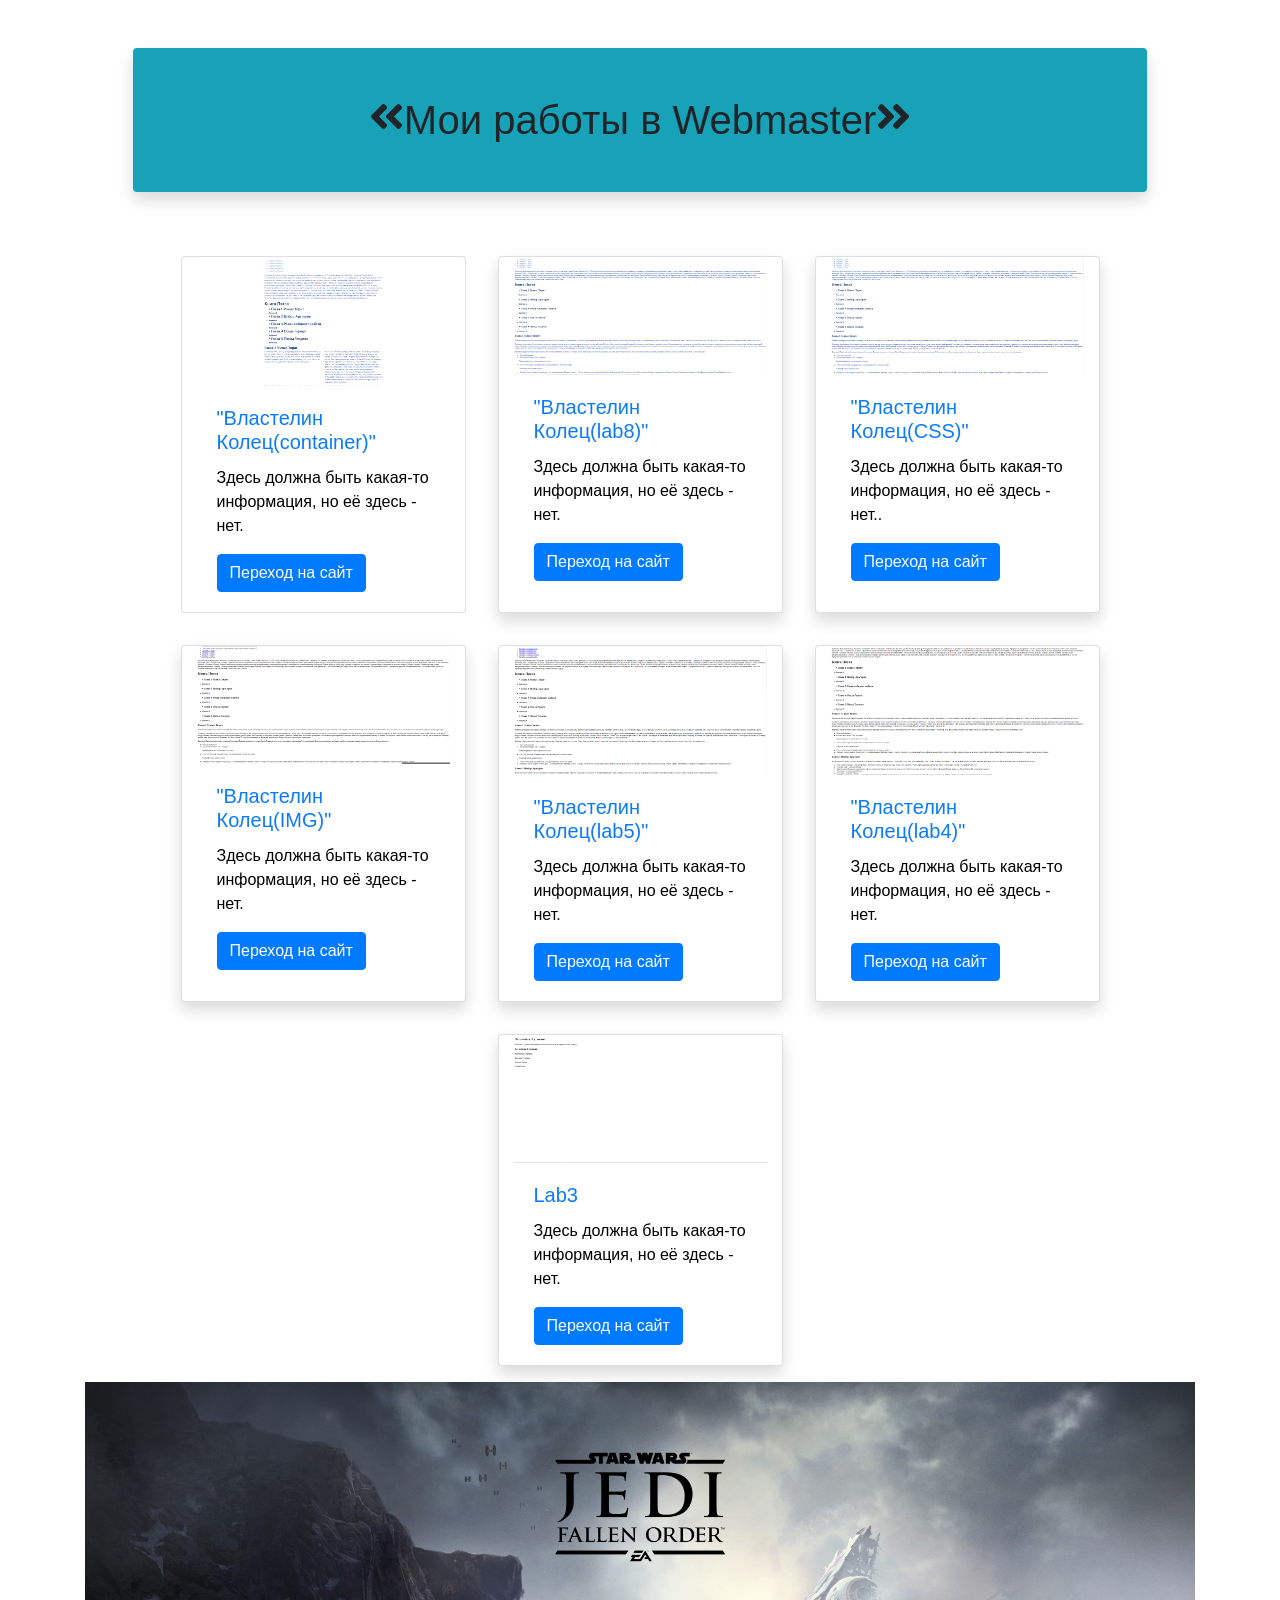
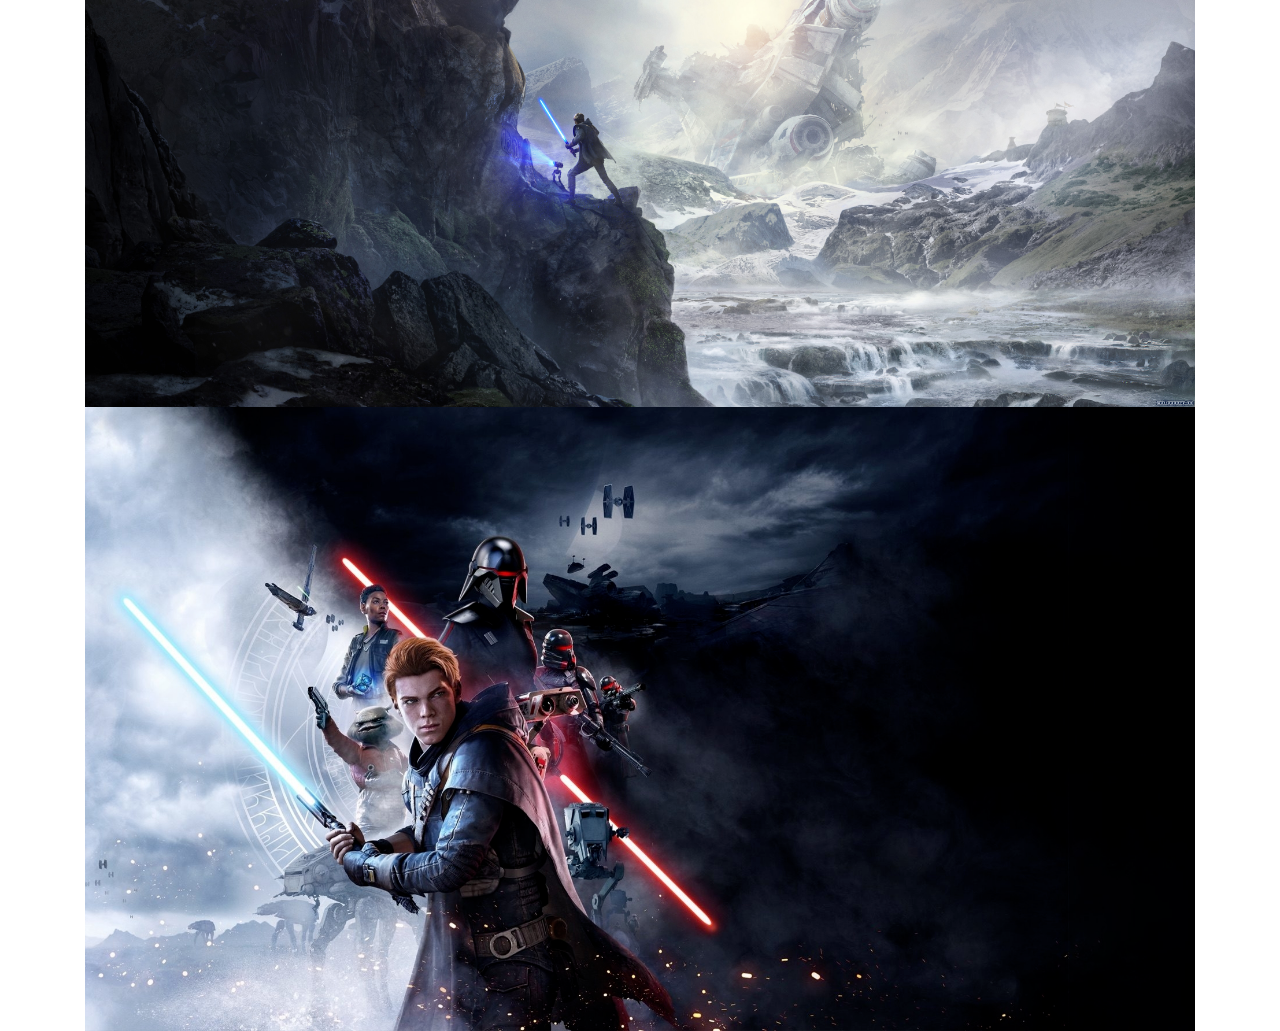
<file: menu (3)/index.html>
<!DOCTYPE html>
<html lang="en">
  <head>
    <!-- Required meta tags -->
    <meta charset="utf-8" />
    <meta
      name="viewport"
      content="width=device-width, initial-scale=1, shrink-to-fit=no"
    />

    <!-- Bootstrap CSS -->
    <link
      rel="stylesheet"
      href="https://stackpath.bootstrapcdn.com/bootstrap/4.3.1/css/bootstrap.min.css"
      integrity="sha384-ggOyR0iXCbMQv3Xipma34MD+dH/1fQ784/j6cY/iJTQUOhcWr7x9JvoRxT2MZw1T"
      crossorigin="anonymous"
    />
    <link rel="stylesheet" href="css/main.css" />
    <link rel="stylesheet" href="https://use.fontawesome.com/releases/v5.8.1/css/all.css" integrity="sha384-50oBUHEmvpQ+1lW4y57PTFmhCaXp0ML5d60M1M7uH2+nqUivzIebhndOJK28anvf" crossorigin="anonymous">

    <title>MenuAsGob</title>
  </head>
  <body>
    
    <div class="container">
      <h1 class="m-5 bg-info p-5  d-flex justify-content-center rounded shadow">
          <i class="fas fa-angle-double-left "></i>    Мои работы в Webmaster  <i class="fas fa-angle-double-right"></i> </h1>
      <div class="row d-flex justify-content-center rounded">
                  <div class="card col-lg-3 m-3  shadowshadow">
          <img src="img/Screenshot_7.png" class="card-img-top" alt="..." />
          <div class="card-body">
            <h5 class="card-title">"Властелин Колец(container)"</h5>
            <p class="card-text">
                Здесь должна быть какая-то информация, но её здесь - нет.
            </p>
            <a href="https://asgob.github.io/lab9/" class="btn btn-primary" target="_blanke"
              >Переход на сайт
            </a>
          </div>
        </div>
        <div class="card col-lg-3 m-3 shadow">
          <img src="img/Screenshot_1.png" class="card-img-top" alt="..." />
          <div class="card-body">
            <h5 class="card-title">"Властелин Колец(lab8)"</h5>
            <p class="card-text">
                Здесь должна быть какая-то информация, но её здесь - нет.
            </p>
            <a href="https://asgob.github.io/lab8/" class="btn btn-primary" target="_blanke"
              >Переход на сайт
            </a>
          </div>
        </div>
        <div class="card col-lg-3 m-3 shadow">
          <img src="img/Screenshot_2.png" class="card-img-top" alt="..." />
          <div class="card-body">
            <h5 class="card-title">"Властелин Колец(CSS)"</h5>
            <p class="card-text">
                Здесь должна быть какая-то информация, но её здесь - нет..
            </p>
            <a href="https://asgob.github.io/lab7/" class="btn btn-primary" target="_blanke"
              >Переход на сайт
            </a>
          </div>
        </div>
        <div class="card col-lg-3 m-3 shadow">
          <img src="img/Screenshot_3.png" class="card-img-top" alt="..." />
          <div class="card-body">
            <h5 class="card-title">"Властелин Колец(IMG)"</h5>
            <p class="card-text">
                Здесь должна быть какая-то информация, но её здесь - нет.
            </p>
            <a href="https://asgob.github.io/lab6/" class="btn btn-primary" target="_blanke"
              >Переход на сайт
            </a>
          </div>
        </div>
        <div class="card col-lg-3 m-3 shadow">
          <img src="img/Screenshot_4.png" class="card-img-top" alt="..." />
          <div class="card-body">
            <h5 class="card-title">"Властелин Колец(lab5)"</h5>
            <p class="card-text">
                Здесь должна быть какая-то информация, но её здесь - нет.
            </p>
            <a href="https://asgob.github.io/lab5/" class="btn btn-primary" target="_blanke"
              >Переход на сайт
            </a>
          </div>
        </div>
        <div class="card col-lg-3 m-3 shadow">
          <img src="img/Screenshot_5.png" class="card-img-top" alt="..." />
          <div class="card-body">
            <h5 class="card-title">"Властелин Колец(lab4)"</h5>
            <p class="card-text">
                Здесь должна быть какая-то информация, но её здесь - нет.
            </p>
            <a href="https://asgob.github.io/lab4/" class="btn btn-primary" target="_blanke"
              >Переход на сайт
            </a>
          </div>
        </div>
        <div class="card col-lg-3 m-3 shadow">
          <img src="img/Screenshot_6.png" class="card-img-top" alt="..." />
          <div class="card-body">
            <h5 class="card-title">Lab3</h5>
            <p class="card-text">
                Здесь должна быть какая-то информация, но её здесь - нет.
            </p>
            <a href="https://asgob.github.io/lab3/" class="btn btn-primary" target="_blanke" 
              >Переход на сайт
            </a>
          </div>
        </div>
      </div>
      <img src="img/1007429.jpg" alt="">
      <img src="img/1020330.png" alt="">
    </div>


    <!-- Optional JavaScript -->
    <!-- jQuery first, then Popper.js, then Bootstrap JS -->
    <script
      src="https://code.jquery.com/jquery-3.3.1.slim.min.js"
      integrity="sha384-q8i/X+965DzO0rT7abK41JStQIAqVgRVzpbzo5smXKp4YfRvH+8abtTE1Pi6jizo"
      crossorigin="anonymous"
    ></script>
    <script
      src="https://cdnjs.cloudflare.com/ajax/libs/popper.js/1.14.7/umd/popper.min.js"
      integrity="sha384-UO2eT0CpHqdSJQ6hJty5KVphtPhzWj9WO1clHTMGa3JDZwrnQq4sF86dIHNDz0W1"
      crossorigin="anonymous"
    ></script>
    <script
      src="https://stackpath.bootstrapcdn.com/bootstrap/4.3.1/js/bootstrap.min.js"
      integrity="sha384-JjSmVgyd0p3pXB1rRibZUAYoIIy6OrQ6VrjIEaFf/nJGzIxFDsf4x0xIM+B07jRM
      crossorigin="anonymous"
    ></script>
  </body>
</html>
</file>
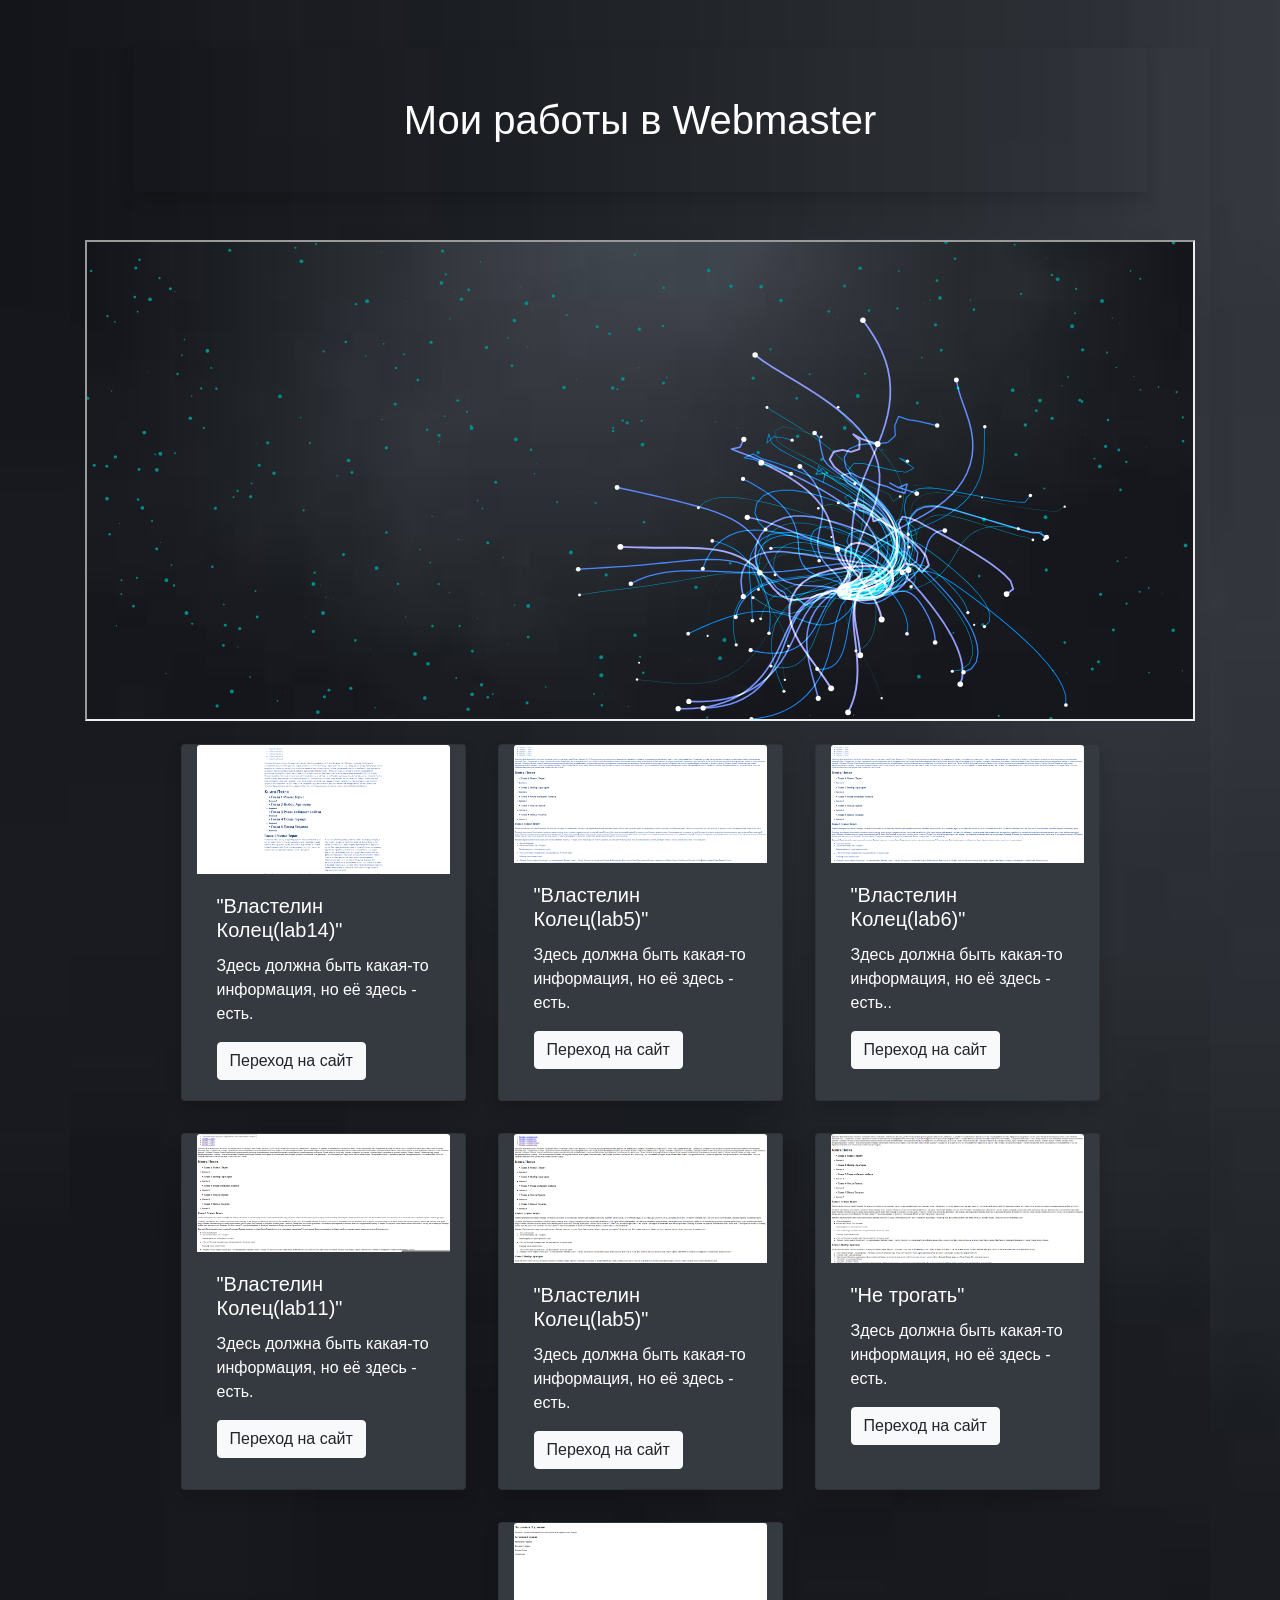
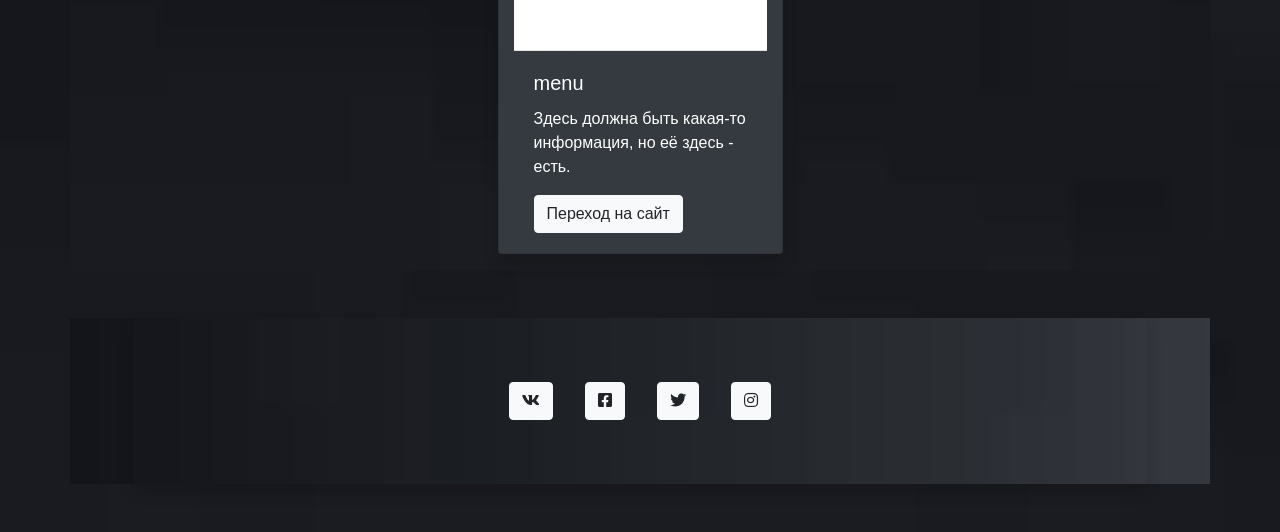
<file: menu (4)/index.html>
<!DOCTYPE html>
<html lang="ru">
  <head>
    <!-- Required meta tags -->
    <meta charset="utf-8" />
    <meta
      name="viewport"
      content="width=device-width, initial-scale=1, shrink-to-fit=no"
    />

    <!-- Bootstrap CSS -->
    <link
      rel="stylesheet"
      href="https://stackpath.bootstrapcdn.com/bootstrap/4.3.1/css/bootstrap.min.css"
      integrity="sha384-ggOyR0iXCbMQv3Xipma34MD+dH/1fQ784/j6cY/iJTQUOhcWr7x9JvoRxT2MZw1T"
      crossorigin="anonymous"
    />
    <link rel="stylesheet" href="css/main.css" />
    <link rel="stylesheet" href="https://use.fontawesome.com/releases/v5.8.1/css/all.css" integrity="sha384-50oBUHEmvpQ+1lW4y57PTFmhCaXp0ML5d60M1M7uH2+nqUivzIebhndOJK28anvf" crossorigin="anonymous">

    <title>kira123-s</title>
  </head>
  <body>
    
    <div class="container">
      <h1 class="m-5 bg-black
      p-5  d-flex justify-content-center text-white  rounded shadow ">
             Мои работы в Webmaster   </h1>
             <iframe height="481" style="width:100%;" scrolling="no" title="Electric strings" src=" https://kira123-s.github.io/script/script/script/ " class="nobord"> </iframe>
      <div class="row d-flex justify-content-center  rounded">
                  <div class="card col-lg-3 m-3 bg-dark shadow">
          <img src="img/Screenshot_7.png" class="card-img-top" alt="..." />
          <div class="card-body">
            <h5 class="card-title text-white">"Властелин Колец(lab14)"</h5>
            <p class="card-text text-white">
                Здесь должна быть какая-то информация, но её здесь - есть.
            </p>
            <a href="https://kira123-s.github.io/lab14/           " class="btn btn-light .stretched-link " target="_blanke"
              >Переход на сайт
            </a>
          </div>
        </div>
        <div class="card col-lg-3 m-3 shadow bg-dark">
          <img src="img/Screenshot_1.png" class="card-img-top" alt="..." />
          <div class="card-body">
            <h5 class="card-title text-white">"Властелин Колец(lab5)"</h5>
            <p class="card-text text-white">
                Здесь должна быть какая-то информация, но её здесь - есть.
            </p>
            <a href="https://kira123-s.github.io/lab5/" class="btn btn-light .stretched-link" target="_blanke"
              >Переход на сайт
            </a>
          </div>
        </div>
        <div class="card col-lg-3 m-3 shadow bg-dark">
          <img src="img/Screenshot_2.png" class="card-img-top" alt="..." />
          <div class="card-body">
            <h5 class="card-title text-white">"Властелин Колец(lab6)"</h5>
            <p class="card-text text-white">
                Здесь должна быть какая-то информация, но её здесь - есть..
            </p>
            <a href="https://kira123-s.github.io/lab6/lab6/lab6/" class="btn btn-light .stretched-link" target="_blanke"
              >Переход на сайт
            </a>
          </div>
        </div>
        <div class="card col-lg-3 m-3 shadow bg-dark">
          <img src="img/Screenshot_3.png" class="card-img-top" alt="..." />
          <div class="card-body">
            <h5 class="card-title text-white">"Властелин Колец(lab11)"</h5>
            <p class="card-text text-white">
                Здесь должна быть какая-то информация, но её здесь - есть.
            </p>
            <a href="https://kira123-s.github.io/lab11/lab11/" class="btn btn-light .stretched-link" target="_blanke"
              >Переход на сайт
            </a>
          </div>
        </div>
        <div class="card col-lg-3 m-3 shadow bg-dark">
          <img src="img/Screenshot_4.png" class="card-img-top" alt="..." />
          <div class="card-body">
            <h5 class="card-title text-white">"Властелин Колец(lab5)"</h5>
            <p class="card-text text-white">
                Здесь должна быть какая-то информация, но её здесь - есть.
            </p>
            <a href="https://asgob.github.io/lab5/" class="btn btn-light .stretched-link" target="_blanke"
              >Переход на сайт
            </a>
          </div>
        </div>
        <div class="card col-lg-3 m-3 shadow bg-dark">
          <img src="img/Screenshot_5.png" class="card-img-top" alt="..." />
          <div class="card-body">
            <h5 class="card-title text-white">"Не трогать"</h5>
            <p class="card-text text-white">
                Здесь должна быть какая-то информация, но её здесь - есть.
            </p>
            <a href="https://kira123-s.github.io/lab99/lab9/" class="btn btn-light .stretched-link" target="_blanke"
              >Переход на сайт
            </a>
          </div>
        </div>
        <div class="card col-lg-3 m-3 shadow bg-dark">
          <img src="img/Screenshot_6.png" class="card-img-top" alt="..." />
          <div class="card-body">
            <h5 class="card-title text-white">menu</h5>
            <p class="card-text text-white">
                Здесь должна быть какая-то информация, но её здесь - есть.
            </p>
            <a href="https://kira123-s.github.io/menu%20(3)/" class="btn btn-light .stretched-link" target="_blanke" 
              >Переход на сайт
            </a>
          </div>
        </div>
      </div>
      
    </div>
<!-- -------------------------------------- start carusel ------------ -->
<!-- <div id="carouselExampleIndicators" class="carousel slide container" data-ride="carousel">
    <ol class="carousel-indicators">
      <li data-target="#carouselExampleIndicators" data-slide-to="0" class="active"></li>
      <li data-target="#carouselExampleIndicators" data-slide-to="1"></li>
      <li data-target="#carouselExampleIndicators" data-slide-to="2"></li>
      <li data-target="#carouselExampleIndicators" data-slide-to="3"></li>
    </ol>
    <div class="carousel-inner">
      <div class="carousel-item active">
        <img src="img/1007429.jpg" class="d-block w-100" alt="...">
      </div>
      <div class="carousel-item">
        <img src="img/1020330.png" class="d-block w-100" alt="...">
      </div>
      <div class="carousel-item">
        <img src="img/Screenshot_7.png" class="d-block w-100" alt="...">
      </div>
    </div>
    <a class="carousel-control-prev" href="#carouselExampleIndicators" role="button" data-slide="prev">
      <span class="carousel-control-prev-icon" aria-hidden="true"></span>
      <span class="sr-only">Previous</span>
    </a>
    <a class="carousel-control-next" href="#carouselExampleIndicators" role="button" data-slide="next">
      <span class="carousel-control-next-icon" aria-hidden="true"></span>
      <span class="sr-only">Next</span>
    </a>
  </div> -->

<!-- ------------------------- end carusel -------------------------- -->
    
<footer class="container">
  <p class="m-5 bg-black p-5  d-flex justify-content-center rounded shadow">
    <a href="#" class="btn btn btn-light   m-3" >  <i class="fab fa-vk fa-1x"></i> </a>
    <a href="#" class="btn btn btn-light  m-3"> <i class="fab fa-facebook-square fa-1x "></i></a>
    <a href="#" class="btn btn btn-light m-3"> <i class="fab fa-twitter fa-1x"></i></a>
    <a href="#" class="btn btn btn-light m-3"> <i class="fab fa-instagram fa-1x"></i></a>
     
  
 
  
</p>
</footer>

    <!-- Optional JavaScript -->
    <!-- jQuery first, then Popper.js, then Bootstrap JS -->
    <script
      src="https://code.jquery.com/jquery-3.3.1.slim.min.js"
      integrity="sha384-q8i/X+965DzO0rT7abK41JStQIAqVgRVzpbzo5smXKp4YfRvH+8abtTE1Pi6jizo"
      crossorigin="anonymous"
    ></script>
    <script
      src="https://cdnjs.cloudflare.com/ajax/libs/popper.js/1.14.7/umd/popper.min.js"
      integrity="sha384-UO2eT0CpHqdSJQ6hJty5KVphtPhzWj9WO1clHTMGa3JDZwrnQq4sF86dIHNDz0W1"
      crossorigin="anonymous"
    ></script>
    <script
      src="https://stackpath.bootstrapcdn.com/bootstrap/4.3.1/js/bootstrap.min.js"
      integrity="sha384-JjSmVgyd0p3pXB1rRibZUAYoIIy6OrQ6VrjIEaFf/nJGzIxFDsf4x0xIM+B07jRM
      crossorigin="anonymous"
    ></script>
  </body>
</html>
</file>
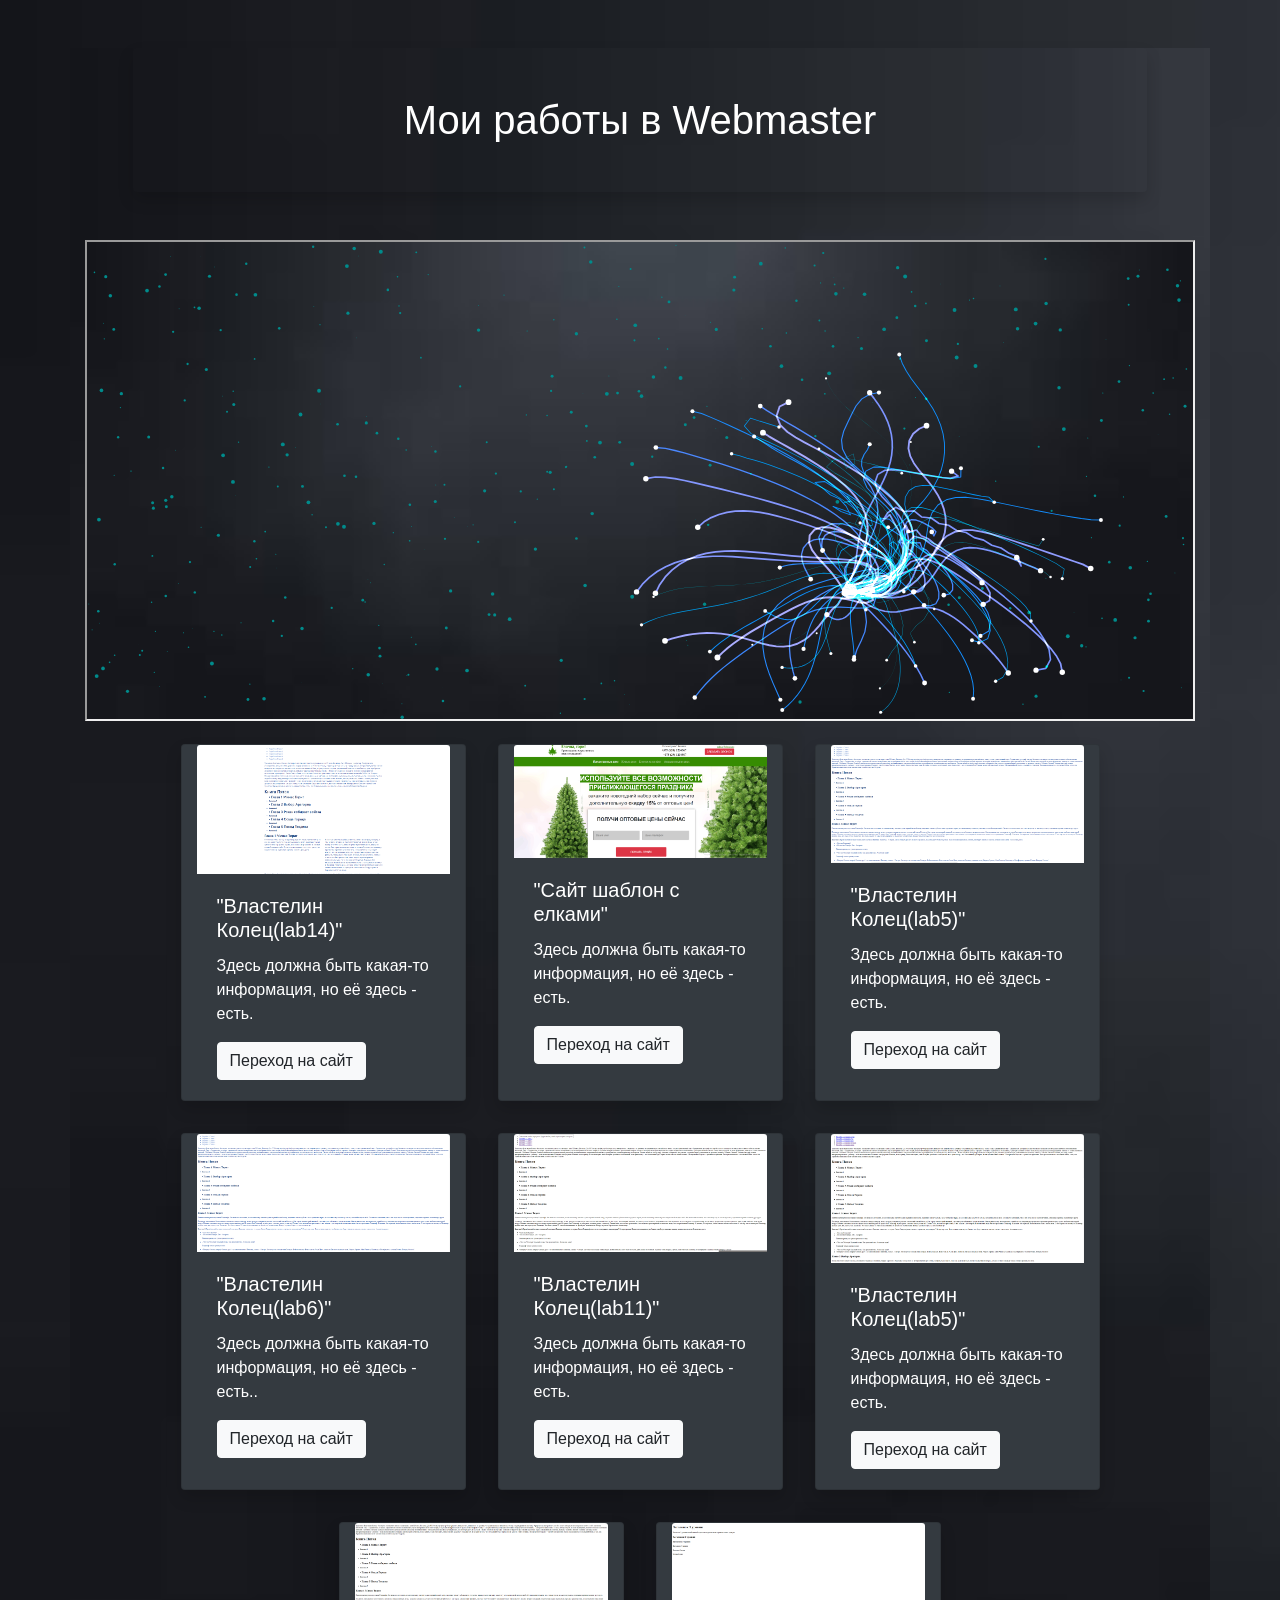
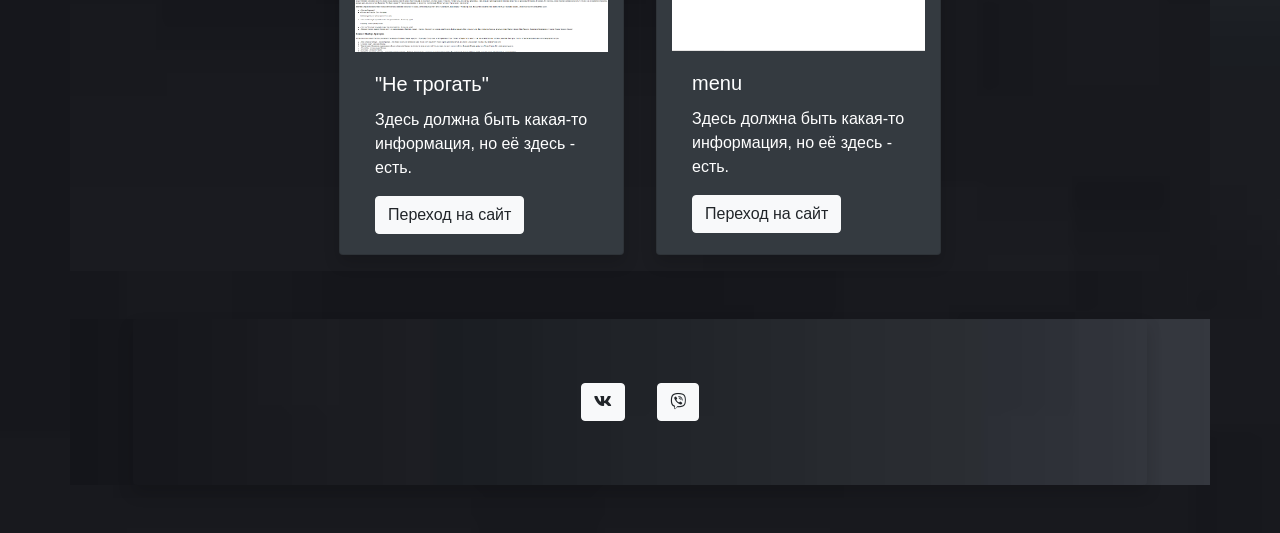
<file: menu (4)v2/index.html>
<!DOCTYPE html>
<html lang="ru">
  <head>
    <!-- Required meta tags -->
    <meta charset="utf-8" />
    <meta
      name="viewport"
      content="width=device-width, initial-scale=1, shrink-to-fit=no"
    />

    <!-- Bootstrap CSS -->
    <link
      rel="stylesheet"
      href="https://stackpath.bootstrapcdn.com/bootstrap/4.3.1/css/bootstrap.min.css"
      integrity="sha384-ggOyR0iXCbMQv3Xipma34MD+dH/1fQ784/j6cY/iJTQUOhcWr7x9JvoRxT2MZw1T"
      crossorigin="anonymous"
    />
    <link rel="stylesheet" href="css/main.css" />
    <link rel="stylesheet" href="https://use.fontawesome.com/releases/v5.8.1/css/all.css" integrity="sha384-50oBUHEmvpQ+1lW4y57PTFmhCaXp0ML5d60M1M7uH2+nqUivzIebhndOJK28anvf" crossorigin="anonymous">
    <link rel="icon" href="img/kisspng-digital-marketing-business-service-brand-computer-programming-5a6bfdde14d662.3969596715170267820854.png" type="img/png">
    <title>kira123-s</title>
  </head>
  <body>
    
    <div class="container">
      <h1 class="m-5 bg-black
      p-5  d-flex justify-content-center text-white  rounded shadow ">
             Мои работы в Webmaster   </h1>
             <iframe height="481" style="width:100%;" scrolling="no" title="Electric strings" src=" https://kira123-s.github.io/script/script/script/ " class="nobord"> </iframe>
      <div class="row d-flex justify-content-center  rounded">
                  <div class="card col-lg-3 m-3 bg-dark shadow">
          <img src="img/Screenshot_7.png" class="card-img-top" alt="..." />
          <div class="card-body">
            <h5 class="card-title text-white">"Властелин Колец(lab14)"</h5>
            <p class="card-text text-white">
                Здесь должна быть какая-то информация, но её здесь - есть.
            </p>
            <a href="https://kira123-s.github.io/lab14/           " class="btn btn-light .stretched-link " target="_blanke"
              >Переход на сайт
            </a>
          </div>
        </div>
        <div class="card col-lg-3 m-3 shadow bg-dark">
          <img src="img/elki.png" class="card-img-top" alt="..." />
          <div class="card-body">
            <h5 class="card-title text-white">"Сайт шаблон с елками"</h5>
            <p class="card-text text-white">
                Здесь должна быть какая-то информация, но её здесь - есть.
            </p>
            <a href="https://kira123-s.github.io/template%20(9)fiNoDistr/template/" class="btn btn-light .stretched-link" target="_blanke"
              >Переход на сайт
            </a>
          </div>
        </div>
        <div class="card col-lg-3 m-3 shadow bg-dark">
          <img src="img/Screenshot_1.png" class="card-img-top" alt="..." />
          <div class="card-body">
            <h5 class="card-title text-white">"Властелин Колец(lab5)"</h5>
            <p class="card-text text-white">
                Здесь должна быть какая-то информация, но её здесь - есть.
            </p>
            <a href="https://kira123-s.github.io/lab5/" class="btn btn-light .stretched-link" target="_blanke"
              >Переход на сайт
            </a>
          </div>
        </div>
        <div class="card col-lg-3 m-3 shadow bg-dark">
          <img src="img/Screenshot_2.png" class="card-img-top" alt="..." />
          <div class="card-body">
            <h5 class="card-title text-white">"Властелин Колец(lab6)"</h5>
            <p class="card-text text-white">
                Здесь должна быть какая-то информация, но её здесь - есть..
            </p>
            <a href="https://kira123-s.github.io/lab6/lab6/lab6/" class="btn btn-light .stretched-link" target="_blanke"
              >Переход на сайт
            </a>
          </div>
        </div>
        <div class="card col-lg-3 m-3 shadow bg-dark">
          <img src="img/Screenshot_3.png" class="card-img-top" alt="..." />
          <div class="card-body">
            <h5 class="card-title text-white">"Властелин Колец(lab11)"</h5>
            <p class="card-text text-white">
                Здесь должна быть какая-то информация, но её здесь - есть.
            </p>
            <a href="https://kira123-s.github.io/lab11/lab11/" class="btn btn-light .stretched-link" target="_blanke"
              >Переход на сайт
            </a>
          </div>
        </div>
        <div class="card col-lg-3 m-3 shadow bg-dark">
          <img src="img/Screenshot_4.png" class="card-img-top" alt="..." />
          <div class="card-body">
            <h5 class="card-title text-white">"Властелин Колец(lab5)"</h5>
            <p class="card-text text-white">
                Здесь должна быть какая-то информация, но её здесь - есть.
            </p>
            <a href="https://asgob.github.io/lab5/" class="btn btn-light .stretched-link" target="_blanke"
              >Переход на сайт
            </a>
          </div>
        </div>
        <div class="card col-lg-3 m-3 shadow bg-dark">
          <img src="img/Screenshot_5.png" class="card-img-top" alt="..." />
          <div class="card-body">
            <h5 class="card-title text-white">"Не трогать"</h5>
            <p class="card-text text-white">
                Здесь должна быть какая-то информация, но её здесь - есть.
            </p>
            <a href="https://kira123-s.github.io/lab99/lab9/" class="btn btn-light .stretched-link" target="_blanke"
              >Переход на сайт
            </a>
          </div>
        </div>
        <div class="card col-lg-3 m-3 shadow bg-dark">
          <img src="img/Screenshot_6.png" class="card-img-top" alt="..." />
          <div class="card-body">
            <h5 class="card-title text-white">menu</h5>
            <p class="card-text text-white">
                Здесь должна быть какая-то информация, но её здесь - есть.
            </p>
            <a href="https://kira123-s.github.io/menu%20(3)/" class="btn btn-light .stretched-link" target="_blanke" 
              >Переход на сайт
            </a>
          </div>
        </div>
      </div>
      
    </div>
<!-- -------------------------------------- start carusel ------------ -->
<!-- <div id="carouselExampleIndicators" class="carousel slide" data-ride="carousel">
  <ol class="carousel-indicators">
    <li data-target="#carouselExampleIndicators" data-slide-to="0" class="active"></li>
    <li data-target="#carouselExampleIndicators" data-slide-to="1"></li>
    <li data-target="#carouselExampleIndicators" data-slide-to="2"></li>
  </ol>
  <div class="carousel-inner">
    <div class="carousel-item active">
      <img src="https://picsum.photos/200" class="d-block w-100" alt="...">
    </div>
    <div class="carousel-item">
      <img src="https://picsum.photos/200" class="d-block w-100" alt="...">
    </div>
    <div class="carousel-item">
      <img src="https://picsum.photos/200" class="d-block w-100" alt="...">
    </div>
  </div>
  <a class="carousel-control-prev" href="#carouselExampleIndicators" role="button" data-slide="prev">
    <span class="carousel-control-prev-icon" aria-hidden="true"></span>
    <span class="sr-only">Previous</span>
  </a>
  <a class="carousel-control-next" href="#carouselExampleIndicators" role="button" data-slide="next">
    <span class="carousel-control-next-icon" aria-hidden="true"></span>
    <span class="sr-only">Next</span>
  </a> -->
</div>
<!-- ------------------------- end carusel -------------------------- -->
    
<footer class="container">
  <p class="m-5 bg-black p-5  d-flex justify-content-center rounded shadow">
    <a href="https://vk.com/igorexe " class="btn btn btn-light   m-3 target="_blank" >  <i class="fab fa-vk fa-1x"></i> </a>
    <!-- <a href="#" class="btn btn btn-light  m-3"> <i class="fab fa-facebook-square fa-1x "></i></a>
    <a href="#" class="btn btn btn-light m-3"> <i class="fab fa-twitter fa-1x"></i></a>
    <a href="#" class="btn btn btn-light m-3"> <i class="fab fa-instagram fa-1x"></i></a>
      -->
       <a href="https://account.viber.com/ru/account/" class="btn btn btn-light   m-3 target="_blank" >  <i class="fab fa-viber fa-1x"></i> </a>
  
 
  
</p>
</footer>

    <!-- Optional JavaScript -->
    <!-- jQuery first, then Popper.js, then Bootstrap JS -->
    <script
      src="https://code.jquery.com/jquery-3.3.1.slim.min.js"
      integrity="sha384-q8i/X+965DzO0rT7abK41JStQIAqVgRVzpbzo5smXKp4YfRvH+8abtTE1Pi6jizo"
      crossorigin="anonymous"
    ></script>
    <script
      src="https://cdnjs.cloudflare.com/ajax/libs/popper.js/1.14.7/umd/popper.min.js"
      integrity="sha384-UO2eT0CpHqdSJQ6hJty5KVphtPhzWj9WO1clHTMGa3JDZwrnQq4sF86dIHNDz0W1"
      crossorigin="anonymous"
    ></script>
    <script
      src="https://stackpath.bootstrapcdn.com/bootstrap/4.3.1/js/bootstrap.min.js"
      integrity="sha384-JjSmVgyd0p3pXB1rRibZUAYoIIy6OrQ6VrjIEaFf/nJGzIxFDsf4x0xIM+B07jRM
      crossorigin="anonymous"
    ></script>
  </body>
</html>
</file>
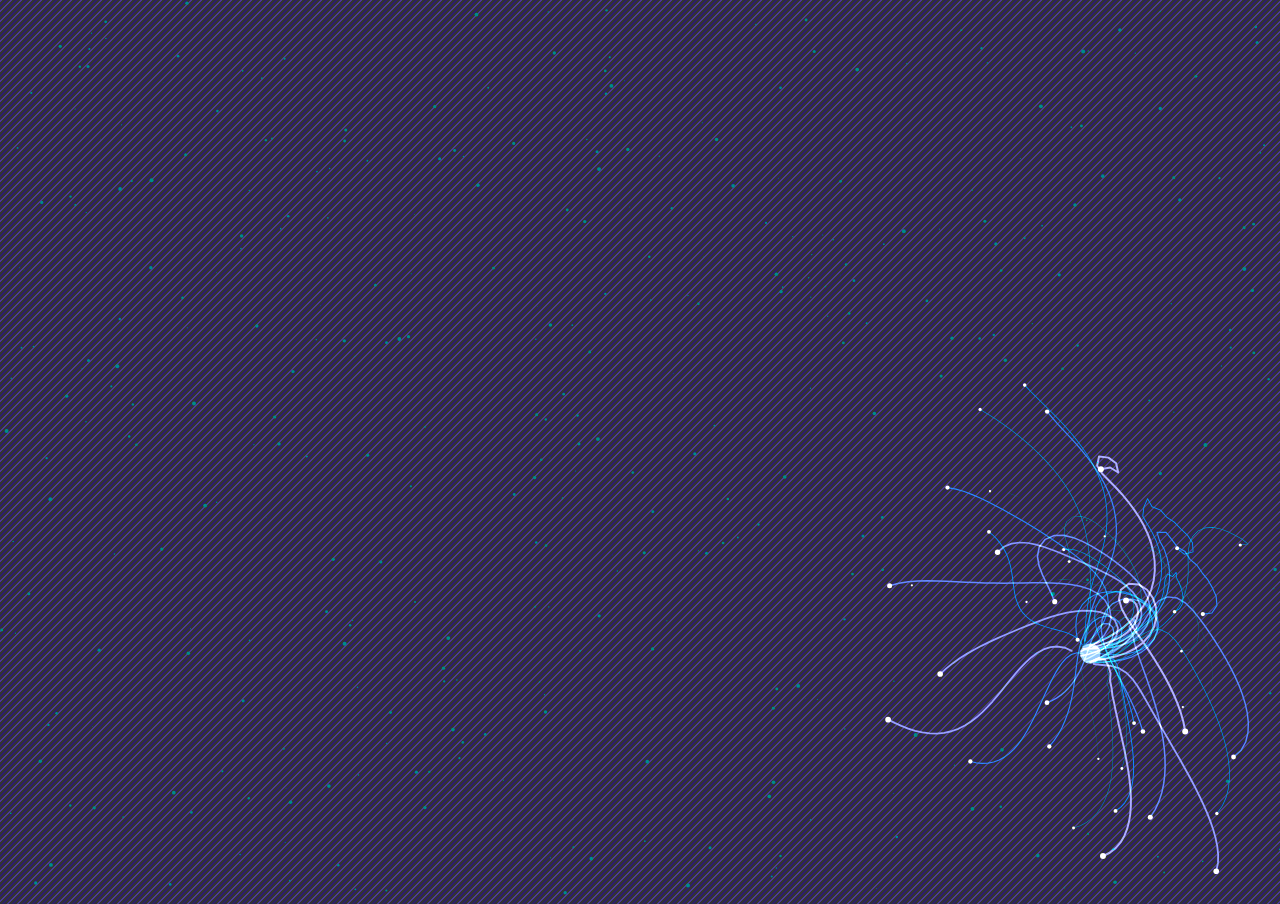
<file: script/index.html>
<!DOCTYPE html>
<html lang="ru">
  <head>
    <meta charset="UTF-8" />
    <meta name="viewport" content="width=device-width, initial-scale=1.0" />
    <meta http-equiv="X-UA-Compatible" content="ie=edge" />
    <link rel="stylesheet" href="main.css" />
    <script src="script.js"></script>
    <title>Document</title>
  </head>
  <body>
    <div class="container">
      <canvas id="canvas">
        <script>
          window.requestAnimFrame = function() {
            return (
              window.requestAnimationFrame ||
              window.webkitRequestAnimationFrame ||
              window.mozRequestAnimationFrame ||
              window.oRequestAnimationFrame ||
              window.msRequestAnimationFrame ||
              function(callback) {
                window.setTimeout(callback);
              }
            );
          };

          function init(elemid) {
            let canvas = document.getElementById(elemid),
              c = canvas.getContext("2d"),
              w = (canvas.width = window.innerWidth),
              h = (canvas.height = window.innerHeight);
            c.fillStyle = "rgba(30,30,30,1)";
            c.fillRect(0, 0, w, h);
            return { c: c, canvas: canvas };
          }
        </script>
      </canvas>
  </body>
</html>
</file>
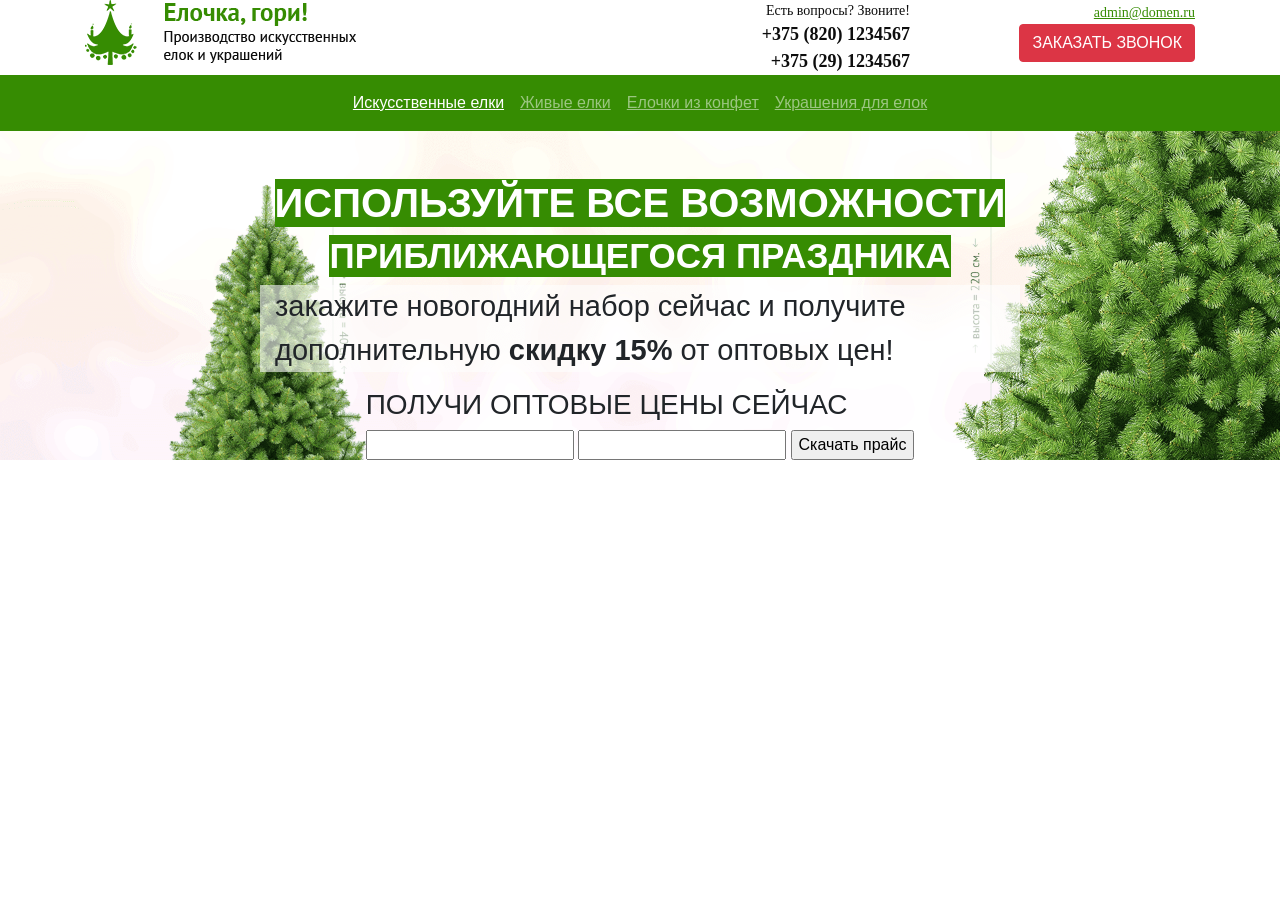
<file: template2/index.html>
<!DOCTYPE html>
<html lang="ru">
  <head>
    <!-- Required meta tags -->
    <meta charset="utf-8" />
    <meta
      name="viewport"
      content="width=device-width, initial-scale=1, shrink-to-fit=no"
    />

    <!-- Bootstrap CSS -->
    <link
      rel="stylesheet"
      href="https://stackpath.bootstrapcdn.com/bootstrap/4.4.1/css/bootstrap.min.css"
      integrity="sha384-Vkoo8x4CGsO3+Hhxv8T/Q5PaXtkKtu6ug5TOeNV6gBiFeWPGFN9MuhOf23Q9Ifjh"
      crossorigin="anonymous"
    />
    <!-- me css -->
    <link rel="stylesheet" href="css/main.css" />
    <title>
      Искусственные елки, Живые елки, Елочки из конфет, Украшения для елок
    </title>
  </head>

  <body>
    <!-- --------------------------- start project ------------- -->
    <div class="container first">
      <div class="row">
        <div class="logo col-md-6">
          <a href="#">
            <img src="img/logo.png" alt="" />
          </a>
        </div>
        <div class="phone col-md-3">
          <p class="quest">
            Есть вопросы? Звоните!
          </p>
          <p>
            <a href="tel:+3758201234567">+375 (820) 1234567</a>
          </p>
          <p>
            <a href="tel:+375291234567">+375 (29) 1234567</a>
          </p>
        </div>
        <div class="send col-md-3">
          <p class="mail">
            <a href="mailto:admin@domen.ru">admin@domen.ru</a>
          </p>
          <p>
            <a href="#" class="btn btn-danger">ЗАКАЗАТЬ ЗВОНОК</a>
          </p>
        </div>
      </div>
    </div>
    <!-- -------------------------------- start menu ----------------- -->
    <div class="container-fluid mecolor">
      <div class="row justify-content-center">
        <nav class="navbar navbar-expand-lg navbar-dark">
          <button
            class="navbar-toggler"
            type="button"
            data-toggle="collapse"
            data-target="#navbarNav"
            aria-controls="navbarNav"
            aria-expanded="false"
            aria-label="Toggle navigation"
          >
            <span class="navbar-toggler-icon"></span>
          </button>
          <div class="collapse navbar-collapse" id="navbarNav">
            <ul class="navbar-nav">
              <li class="nav-item active">
                <a class="nav-link menav-link" href="#"
                  >Искусственные елки<span class="sr-only">(current)</span></a
                >
              </li>
              <li class="nav-item">
                <a class="nav-link menav-link" href="#">Живые елки</a>
              </li>
              <li class="nav-item">
                <a class="nav-link menav-link" href="#">Елочки из конфет</a>
              </li>
              <li class="nav-item">
                <a class="nav-link menav-link" href="#">Украшения для елок</a>
              </li>
            </ul>
          </div>
        </nav>
      </div>
    </div>
    <!-- =================================================== start baner=========== -->
    <div class="container-fluid baner">
      <div class="container">
        <div class="row justify-content-center">
          <h1 class="text-center mt-5">Используйте все возможности</h1>
        </div>
        <div class="row justify-content-center">
          <h2 class="text-center">приближающегося праздника</h2>
        </div>
        <div class="row justify-content-center">
          <p class="col-8">
            закажите новогодний набор сейчас и получите дополнительную
            <strong>скидку 15%</strong> от оптовых цен!
          </p>
        </div>
        <div class="row justify-content-center">
          <form action="post.php" method="POST">
            <h3>ПОЛУЧИ ОПТОВЫЕ ЦЕНЫ СЕЙЧАС</h3>
            <input type="text" name="banerText" id="banerText" />
            <input type="tel" name="banerTel" id="banerTel" />
            <input type="submit" value="Скачать прайс" />
          </form>
        </div>
      </div>
    </div>
    <!-- Optional JavaScript -->
    <!-- jQuery first, then Popper.js, then Bootstrap JS -->
    <script
      src="https://code.jquery.com/jquery-3.4.1.slim.min.js"
      integrity="sha384-J6qa4849blE2+poT4WnyKhv5vZF5SrPo0iEjwBvKU7imGFAV0wwj1yYfoRSJoZ+n"
      crossorigin="anonymous"
    ></script>
    <script
      src="https://cdn.jsdelivr.net/npm/popper.js@1.16.0/dist/umd/popper.min.js"
      integrity="sha384-Q6E9RHvbIyZFJoft+2mJbHaEWldlvI9IOYy5n3zV9zzTtmI3UksdQRVvoxMfooAo"
      crossorigin="anonymous"
    ></script>
    <script
      src="https://stackpath.bootstrapcdn.com/bootstrap/4.4.1/js/bootstrap.min.js"
      integrity="sha384-wfSDF2E50Y2D1uUdj0O3uMBJnjuUD4Ih7YwaYd1iqfktj0Uod8GCExl3Og8ifwB6"
      crossorigin="anonymous"
    ></script>
  </body>
</html>
</file>
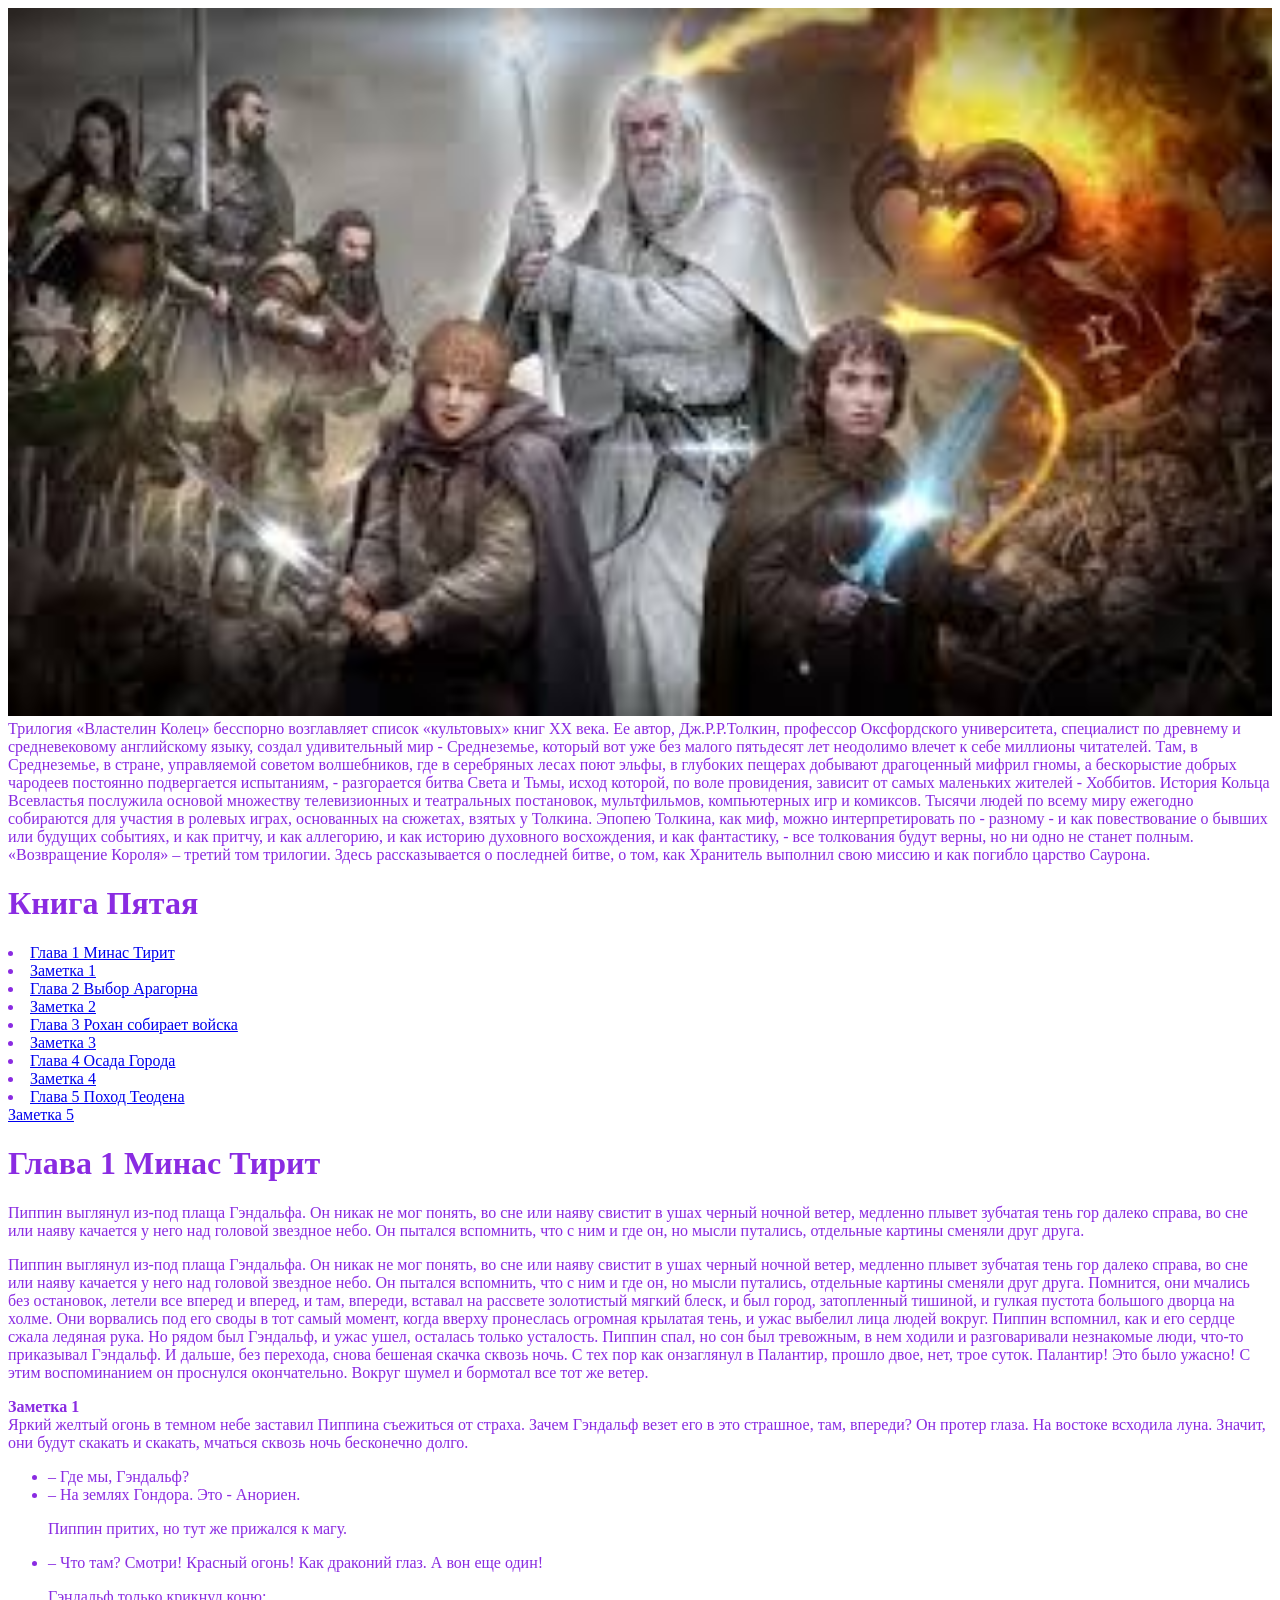
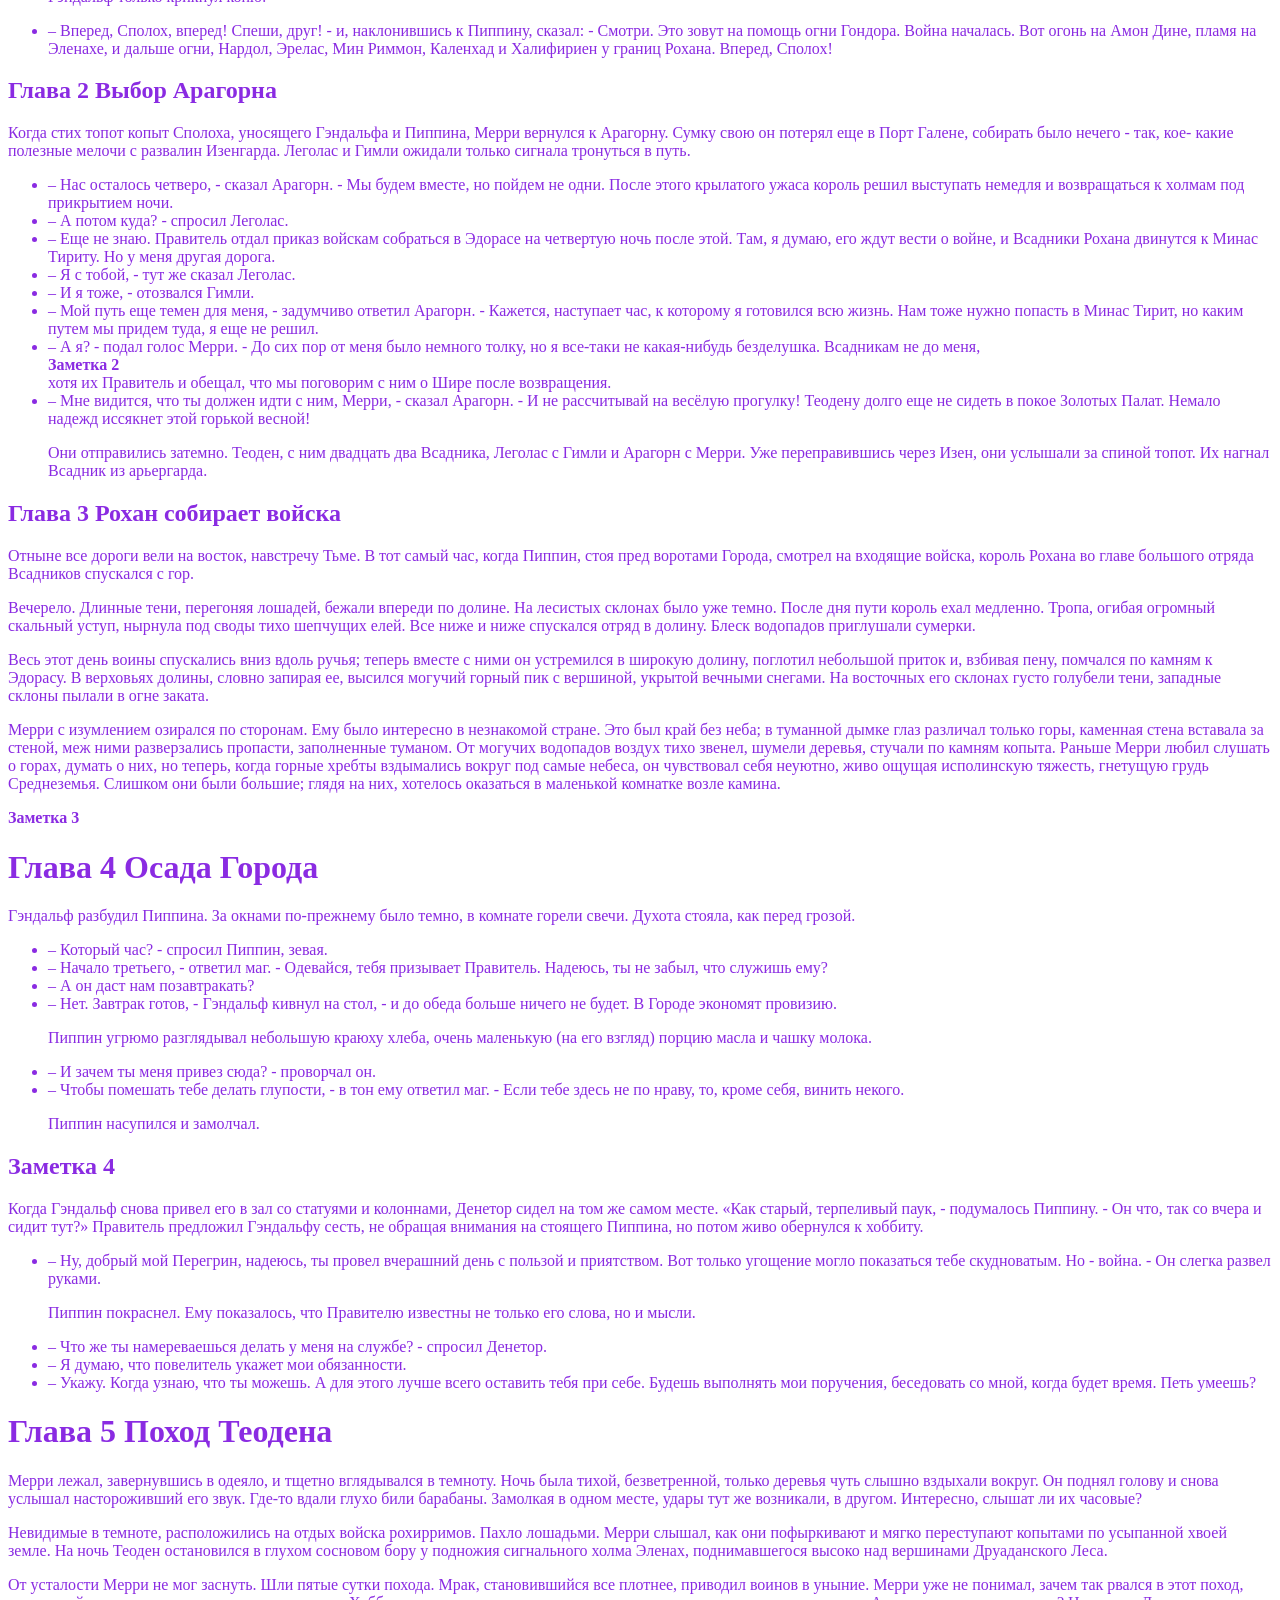
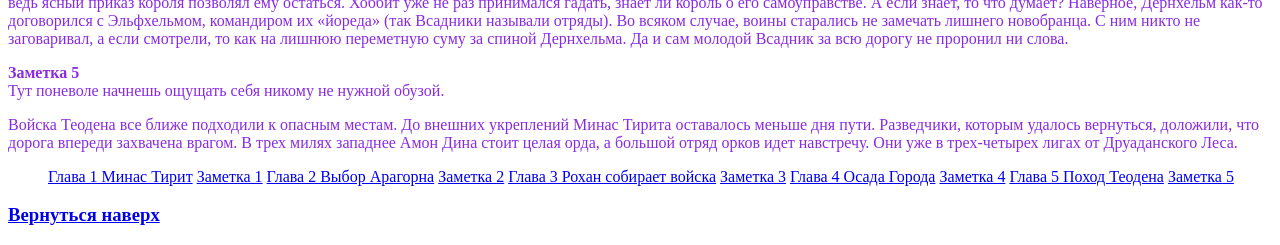
<file: lab11/lab11/index.html>
<!DOCTYPE html>
<html lang="ru">
<head>
    <meta charset="UTF-8">
    <meta name="viewport" content="width=device-width, initial-scale=1.0">
    <meta http-equiv="X-UA-Compatible" content="ie=edge">
    <title>Властелин Колец</title>
<link rel="stylesheet" href="css/main.css">
</head>
<body>

<img src="img/Без названия.jpg" alt="">
     Трилогия «Властелин Колец» бесспорно возглавляет список «культовых» книг XX века. Ее
    автор, Дж.Р.Р.Толкин, профессор Оксфордского университета, специалист по древнему и
    средневековому английскому языку, создал удивительный мир - Среднеземье, который вот уже
    без малого пятьдесят лет неодолимо влечет к себе миллионы читателей. Там, в Среднеземье, в
    стране, управляемой советом волшебников, где в серебряных лесах поют эльфы, в глубоких
    пещерах добывают драгоценный мифрил гномы, а бескорыстие добрых чародеев постоянно
    подвергается испытаниям, - разгорается битва Света и Тьмы, исход которой, по воле
    провидения, зависит от самых маленьких жителей - Хоббитов. История Кольца Всевластья
    послужила основой множеству телевизионных и театральных постановок, мультфильмов,
    компьютерных игр и комиксов. Тысячи людей по всему миру ежегодно собираются для
    участия в ролевых играх, основанных на сюжетах, взятых у Толкина. Эпопею Толкина, как
    миф, можно интерпретировать по - разному - и как повествование о бывших или будущих
    событиях, и как притчу, и как аллегорию, и как историю духовного восхождения, и как
    фантастику, - все толкования будут верны, но ни одно не станет полным. «Возвращение
    Короля» – третий том трилогии. Здесь рассказывается о последней битве, о том, как Хранитель
    выполнил свою миссию и как погибло царство Саурона. 
<h1>Книга Пятая</h1>
<li> <a href="#t1">Глава 1 Минас Тирит</a>  </li>
<li>
 <a href="#t2"> Заметка 1</a>   
</li>
<li><a href="#t3">Глава 2 Выбор Арагорна</a></li> 
<li><a href="#t4">Заметка 2</a></li>
<li><a href="#t5">Глава 3 Рохан собирает войска</a></li>
<li> <a href="#t6">Заметка 3</a></a>  </li>
<li> <a href="#t7">Глава 4 Осада Города</a>  </li>
<li> <a href="#t8">Заметка 4</a>  </li>
<li> <a href="#t9">Глава 5 Поход Теодена</a>  </li>
</li><a href="#t10">Заметка 5</a></li>

<h1>  <div id="t1"> Глава 1 Минас Тирит</div> </h1>   
<p>Пиппин выглянул из-под плаща Гэндальфа. Он никак не мог понять, во сне или наяву
    свистит в ушах черный ночной ветер, медленно плывет зубчатая тень гор далеко
    справа, во сне или наяву качается у него над головой звездное небо. Он пытался
    вспомнить, что с ним и где он, но мысли путались, отдельные картины сменяли друг
    друга.</p>
    <p>Пиппин выглянул из-под плаща Гэндальфа. Он никак не мог понять, во сне или наяву свистит в ушах черный ночной ветер, медленно плывет зубчатая тень гор далеко справа, во сне или наяву качается у него над головой звездное небо. Он пытался вспомнить, что с ним и где он, но мысли путались, отдельные картины сменяли друг друга.
            Помнится, они мчались без остановок, летели все вперед и вперед, и там, впереди, вставал на рассвете золотистый мягкий блеск, и был город, затопленный тишиной, и гулкая пустота большого дворца на холме. Они ворвались под его своды в тот самый момент, когда вверху пронеслась огромная крылатая тень, и ужас выбелил лица людей вокруг. Пиппин вспомнил, как и его сердце сжала ледяная рука. Но рядом был Гэндальф, и ужас ушел, осталась только усталость. Пиппин спал, но сон был тревожным, в нем ходили и разговаривали незнакомые люди, что-то приказывал Гэндальф. И дальше, без перехода, снова бешеная скачка сквозь ночь. С тех пор как онзаглянул в Палантир, прошло двое, нет, трое суток. Палантир! Это было ужасно! С этим воспоминанием он проснулся окончательно. Вокруг шумел и бормотал все тот же ветер.
        </p>
        <p> <strong> <div id="t2">Заметка 1</div> </strong>
            Яркий желтый огонь в темном небе заставил Пиппина съежиться от
            страха. Зачем Гэндальф везет его в это страшное, там, впереди? Он протер глаза. На
            востоке всходила луна. Значит, они будут скакать и скакать, мчаться сквозь ночь
            бесконечно долго.</p>
            <ul>
<li>– Где мы, Гэндальф?</li>
<li>– На землях Гондора. Это - Анориен.</li>
<p>Пиппин притих, но тут же прижался к магу.</p>

<li>– Что там? Смотри! Красный огонь! Как драконий глаз. А вон еще один!</li>
<p>Гэндальф только крикнул коню:</p>
<li>– Вперед, Сполох, вперед! Спеши, друг! - и, наклонившись к Пиппину, сказал: -
        Смотри. Это зовут на помощь огни Гондора. Война началась. Вот огонь на Амон Дине,
        пламя на Эленахе, и дальше огни, Нардол, Эрелас, Мин Риммон, Каленхад и
        Халифириен у границ Рохана. Вперед, Сполох!</li>




            </ul>

<h2> <div id="t3">Глава 2 Выбор Арагорна</div> </h2>
<p>Когда стих топот копыт Сполоха, уносящего Гэндальфа и Пиппина, Мерри вернулся к
        Арагорну. Сумку свою он потерял еще в Порт Галене, собирать было нечего - так, кое-
        какие полезные мелочи с развалин Изенгарда. Леголас и Гимли ожидали только
        сигнала тронуться в путь.</p>
        <ul>
<li>– Нас осталось четверо, - сказал Арагорн. - Мы будем вместе, но пойдем не одни.
        После этого крылатого ужаса король решил выступать немедля и возвращаться к
        холмам под прикрытием ночи.</li>
        <li>– А потом куда? - спросил Леголас.</li>
        <li>– Еще не знаю. Правитель отдал приказ войскам собраться в Эдорасе на четвертую
                ночь после этой. Там, я думаю, его ждут вести о войне, и Всадники Рохана двинутся к
                Минас Тириту. Но у меня другая дорога.</li>
        <li>– Я с тобой, - тут же сказал Леголас.</li>
        <li>– И я тоже, - отозвался Гимли.</li>
        <li>– Мой путь еще темен для меня, - задумчиво ответил Арагорн. - Кажется, наступает
                час, к которому я готовился всю жизнь. Нам тоже нужно попасть в Минас Тирит, но
                каким путем мы придем туда, я еще не решил.</li>
                <li>– А я? - подал голос Мерри. - До сих пор от меня было немного толку, но я все-таки не
                        какая-нибудь безделушка. Всадникам не до меня,<strong> <div id="t4"> Заметка 2</div> </strong>      хотя их Правитель и
                        обещал, что мы поговорим с ним о Шире после возвращения.</li>
                        <li>– Мне видится, что ты должен идти с ним, Мерри, - сказал Арагорн. - И не
                                рассчитывай на весёлую прогулку! Теодену долго еще не сидеть в покое Золотых
                                Палат. Немало надежд иссякнет этой горькой весной!</li>


<p>Они отправились затемно. Теоден, с ним двадцать два Всадника, Леголас с Гимли и
        Арагорн с Мерри. Уже переправившись через Изен, они услышали за спиной топот. Их
        нагнал Всадник из арьергарда.</p>





        </ul>
        <h2> <div id="t5">Глава 3 Рохан собирает войска</div>  </h2>
        <p>Отныне все дороги вели на восток, навстречу Тьме. В тот самый час, когда Пиппин,
                стоя пред воротами Города, смотрел на входящие войска, король Рохана во главе
                большого отряда Всадников спускался с гор.</p>
                <p>Вечерело. Длинные тени, перегоняя лошадей, бежали впереди по долине. На лесистых
                        склонах было уже темно. После дня пути король ехал медленно. Тропа, огибая
                        огромный скальный уступ, нырнула под своды тихо шепчущих елей. Все ниже и ниже
                        спускался отряд в долину. Блеск водопадов приглушали сумерки.</p>
        <p>Весь этот день воины спускались вниз вдоль ручья; теперь вместе с ними он
                устремился в широкую долину, поглотил небольшой приток и, взбивая пену, помчался
                по камням к Эдорасу. В верховьях долины, словно запирая ее, высился могучий
                горный пик с вершиной, укрытой вечными снегами. На восточных его склонах густо
                голубели тени, западные склоны пылали в огне заката.</p>   
                <p>Мерри с изумлением озирался по сторонам. Ему было интересно в незнакомой стране.
                        Это был край без неба; в туманной дымке глаз различал только горы, каменная стена
                        вставала за стеной, меж ними разверзались пропасти, заполненные туманом. От
                        могучих водопадов воздух тихо звенел, шумели деревья, стучали по камням копыта.
                        Раньше Мерри любил слушать о горах, думать о них, но теперь, когда горные хребты
                        вздымались вокруг под самые небеса, он чувствовал себя неуютно, живо ощущая
                        исполинскую тяжесть, гнетущую грудь Среднеземья. Слишком они были большие;
                        глядя на них, хотелось оказаться в маленькой комнатке возле камина. <strong> <div id="t6"> Заметка 3</div> </strong>     </p>
                        <h1>  <div id="t7">Глава 4 Осада Города</div> </h1> 
                        <p>Гэндальф разбудил Пиппина. За окнами по-прежнему было темно, в комнате горели
                                свечи. Духота стояла, как перед грозой.</p> 
                                <ul>
                                        <li> – Который час? - спросил Пиппин, зевая.</li>
                                        <li>– Начало третьего, - ответил маг. - Одевайся, тебя призывает Правитель. Надеюсь, ты
                                                не забыл, что служишь ему?</li>
                                                <li>– А он даст нам позавтракать?</li>
                                                <li>– Нет. Завтрак готов, - Гэндальф кивнул на стол, - и до обеда больше ничего не будет.
                                                        В Городе экономят провизию.</li>
                                                        <p>Пиппин угрюмо разглядывал небольшую краюху хлеба, очень маленькую (на его
                                                                взгляд) порцию масла и чашку молока.</p>
                                                        <li>– И зачем ты меня привез сюда? - проворчал он.</li>
                                                        <li>– Чтобы помешать тебе делать глупости, - в тон ему ответил маг. - Если тебе здесь не
                                                                по нраву, то, кроме себя, винить некого.</li>
                                                                <p>Пиппин насупился и замолчал.</p>



                                 
                                </ul>    
                                <h2>   <div id="t8">Заметка 4 </div>    
                                </h2> 
                                <p>Когда Гэндальф снова привел его в зал со статуями и колоннами, Денетор сидел на том
                                        же самом месте. «Как старый, терпеливый паук, - подумалось Пиппину. - Он что, так
                                        со вчера и сидит тут?» Правитель предложил Гэндальфу сесть, не обращая внимания
                                        на стоящего Пиппина, но потом живо обернулся к хоббиту.</p> 
                                        <ul>
<li>– Ну, добрый мой Перегрин, надеюсь, ты провел вчерашний день с пользой и
        приятством. Вот только угощение могло показаться тебе скудноватым. Но - война. - Он
        слегка развел руками.</li>
        <p>Пиппин покраснел. Ему показалось, что Правителю известны не только его слова, но и
                мысли.</p>
                <li>– Что же ты намереваешься делать у меня на службе? - спросил Денетор.</li>
                <li>– Я думаю, что повелитель укажет мои обязанности.</li>
<li>– Укажу. Когда узнаю, что ты можешь. А для этого лучше всего оставить тебя при
        себе. Будешь выполнять мои поручения, беседовать со мной, когда будет время. Петь
        умеешь?</li>









                                        </ul>
                                        <h1> <div id="t9">Глава 5 Поход Теодена</div>  </h1>
                                        <p>Мерри лежал, завернувшись в одеяло, и тщетно вглядывался в темноту. Ночь была
                                                тихой, безветренной, только деревья чуть слышно вздыхали вокруг. Он поднял голову
                                                и снова услышал настороживший его звук. Где-то вдали глухо били барабаны.
                                                Замолкая в одном месте, удары тут же возникали, в другом. Интересно, слышат ли их
                                                часовые?</p>
                                                <p>Невидимые в темноте, расположились на отдых войска рохирримов. Пахло лошадьми.
                                                        Мерри слышал, как они пофыркивают и мягко переступают копытами по усыпанной
                                                        хвоей земле. На ночь Теоден остановился в глухом сосновом бору у подножия сигнального холма Эленах, поднимавшегося высоко над вершинами Друаданского
                                                        Леса.</p>

      <p>От усталости Мерри не мог заснуть. Шли пятые сутки похода. Мрак, становившийся
            все плотнее, приводил воинов в уныние. Мерри уже не понимал, зачем так рвался в
            этот поход, ведь ясный приказ короля позволял ему остаться. Хоббит уже не раз
            принимался гадать, знает ли король о его самоуправстве. А если знает, то что думает?
            Наверное, Дернхельм как-то договорился с Эльфхельмом, командиром их «йореда»
            (так Всадники называли отряды). Во всяком случае, воины старались не замечать
            лишнего новобранца. С ним никто не заговаривал, а если смотрели, то как на лишнюю
            переметную суму за спиной Дернхельма. Да и сам молодой Всадник за всю дорогу не
            проронил ни слова. <strong><div id="t10">Заметка 5</div> </strong>      Тут поневоле начнешь ощущать себя никому не
            нужной обузой.</p> 
            <p>Войска Теодена все ближе подходили к опасным местам. До внешних укреплений
                    Минас Тирита оставалось меньше дня пути. Разведчики, которым удалось вернуться,
                    доложили, что дорога впереди захвачена врагом. В трех милях западнее Амон Дина
                    стоит целая орда, а большой отряд орков идет навстречу. Они уже в трех-четырех
                    лигах от Друаданского Леса.</p> 
                    <ul  class="navtop" >
                        <li> <a href="#t1">Глава 1 Минас Тирит</a>  </li>
                       <li>
                        <a href="#t2"> Заметка 1</a>   
                       </li>
                       <li><a href="#t3">Глава 2 Выбор Арагорна</a></li> 
                       <li><a href="#t4">Заметка 2</a></li>
                       <li><a href="#t5">Глава 3 Рохан собирает войска</a></li>
                       <li> <a href="#t6">Заметка 3</a></a>  </li>
                       <li> <a href="#t7">Глава 4 Осада Города</a>  </li>
                       <li> <a href="#t8">Заметка 4</a>  </li>
                       <li> <a href="#t9">Глава 5 Поход Теодена</a>  </li>
                       </li><a href="#t10">Заметка 5</a></li>
                       </ul>
                   


                    <h3><a href="#top"><a href="#top">Вернуться наверх</a></a></h3>
       
</body>
</html>
</file>
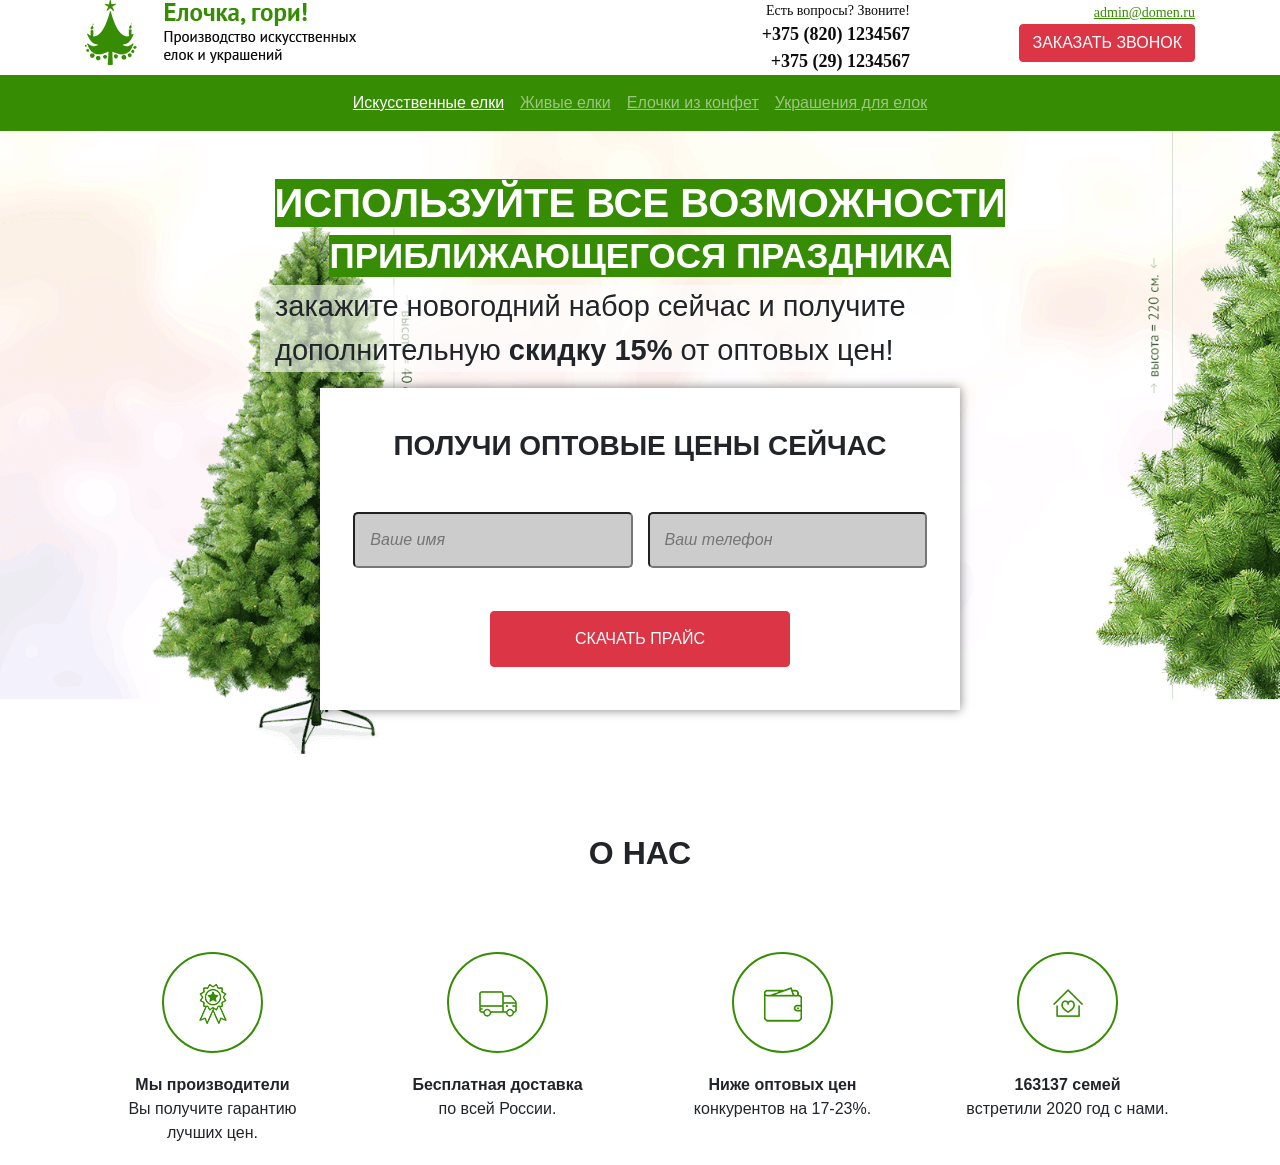
<file: template (8) nodistr/template/index.html>
<!DOCTYPE html>
<html lang="ru">
  <head>
    <!-- Required meta tags -->
    <meta charset="utf-8" />
    <meta
      name="viewport"
      content="width=device-width, initial-scale=1, shrink-to-fit=no"
    />

    <!-- Bootstrap CSS -->
    <link
      rel="stylesheet"
      href="https://stackpath.bootstrapcdn.com/bootstrap/4.4.1/css/bootstrap.min.css"
      integrity="sha384-Vkoo8x4CGsO3+Hhxv8T/Q5PaXtkKtu6ug5TOeNV6gBiFeWPGFN9MuhOf23Q9Ifjh"
      crossorigin="anonymous"
    />
    <!-- me css -->
    <link rel="stylesheet" href="css/main.css" />
    <title>
      Искусственные елки, Живые елки, Елочки из конфет, Украшения для елок
    </title>
  </head>

  <body>
    <!-- --------------------------- start project ------------- -->
    <div class="container first">
      <div class="row">
        <div class="logo col-md-6">
          <a href="#">
            <img src="img/logo.png" alt="" />
          </a>
        </div>
        <div class="phone col-md-3">
          <p class="quest">
            Есть вопросы? Звоните!
          </p>
          <p>
            <a href="tel:+3758201234567">+375 (820) 1234567</a>
          </p>
          <p>
            <a href="tel:+375291234567">+375 (29) 1234567</a>
          </p>
        </div>
        <div class="send col-md-3">
          <p class="mail">
            <a href="mailto:admin@domen.ru">admin@domen.ru</a>
          </p>
          <p>
            <a href="#" class="btn btn-danger">ЗАКАЗАТЬ ЗВОНОК</a>
          </p>
        </div>
      </div>
    </div>
    <!-- -------------------------------- start menu ----------------- -->
    <div class="container-fluid mecolor">
      <div class="row justify-content-center">
        <nav class="navbar navbar-expand-lg navbar-dark">
          <button
            class="navbar-toggler"
            type="button"
            data-toggle="collapse"
            data-target="#navbarNav"
            aria-controls="navbarNav"
            aria-expanded="false"
            aria-label="Toggle navigation"
          >
            <span class="navbar-toggler-icon"></span>
          </button>
          <div class="collapse navbar-collapse" id="navbarNav">
            <ul class="navbar-nav">
              <li class="nav-item active">
                <a class="nav-link menav-link" href="#"
                  >Искусственные елки<span class="sr-only">(current)</span></a
                >
              </li>
              <li class="nav-item">
                <a class="nav-link menav-link" href="#">Живые елки</a>
              </li>
              <li class="nav-item">
                <a class="nav-link menav-link" href="#">Елочки из конфет</a>
              </li>
              <li class="nav-item">
                <a class="nav-link menav-link" href="#">Украшения для елок</a>
              </li>
            </ul>
          </div>
        </nav>
      </div>
    </div>
    <!-- =================================================== start baner=========== -->
    <div class="container-fluid baner">
      <div class="container">
        <div class="row justify-content-center">
          <h1 class="text-center mt-5">Используйте все возможности</h1>
        </div>
        <div class="row justify-content-center">
          <h2 class="text-center">приближающегося праздника</h2>
        </div>
        <div class="row justify-content-center">
          <p class="col-8">
            закажите новогодний набор сейчас и получите дополнительную
            <strong>скидку 15%</strong> от оптовых цен!
          </p>
        </div>
        <div class="row justify-content-center">
          <form action="post.php" method="POST">
            <h3>ПОЛУЧИ ОПТОВЫЕ ЦЕНЫ СЕЙЧАС</h3>
            <div class="row justify-content-center">
              <input
                type="text"
                name="banerText"
                id="banerText"
                class="col-5"
                placeholder="Ваше имя"
              />
              <input
                type="tel"
                name="banerTel"
                id="banerTel"
                class="col-5"
                placeholder="Ваш телефон"
              />
            </div>

            <input type="submit" value="СКАЧАТЬ ПРАЙС" class="btn btn-danger" />
          </form>
        </div>
      </div>
    </div>
    <!-- ----------------------------- start aboute ---------------- -->
    <div class="container aboute">
      <h2>О Нас</h2>
      <div class="row">
        <!-- ----------------------- карточка 1 -->
        <div class="card col-lg-3 col-md-6 col-sm-6">
          <div class="wrapperImg">
            <img
              src="img/award.png"
              class="card-img-top item item1"
              alt="..."
            />
          </div>

          <div class="card-body">
            <p class="card-text">
              <strong>Мы производители</strong> <br />
              Вы получите гарантию лучших цен.
            </p>
          </div>
        </div>
        <!-- ----------------------- карточка 2 -->
        <div class="card col-lg-3 col-md-6 col-sm-6">
          <div class="wrapperImg">
            <img
              src="img/truck.png"
              class="card-img-top item item2"
              alt="..."
            />
          </div>

          <div class="card-body">
            <p class="card-text">
              <strong>Бесплатная доставка</strong> <br />
              по всей России.
            </p>
          </div>
        </div>
        <!-- ----------------------- карточка 3 -->
        <div class="card col-lg-3 col-md-6 col-sm-6">
          <div class="wrapperImg">
            <img
              src="img/Wallet.png"
              class="card-img-top item item3"
              alt="..."
            />
          </div>

          <div class="card-body">
            <p class="card-text">
              <strong>Ниже оптовых цен</strong> <br />
              конкурентов на 17-23%.
            </p>
          </div>
        </div>
        <!-- ----------------------- карточка 4 -->
        <div class="card col-lg-3 col-md-6 col-sm-6">
          <div class="wrapperImg">
            <img src="img/home.png" class="card-img-top item item4" alt="..." />
          </div>

          <div class="card-body">
            <p class="card-text">
              <strong>163137 семей</strong> <br />
              встретили 2020 год с нами.
            </p>
          </div>
        </div>
      </div>
    </div>
    <!-- Optional JavaScript -->
    <!-- jQuery first, then Popper.js, then Bootstrap JS -->
    <script
      src="https://code.jquery.com/jquery-3.4.1.slim.min.js"
      integrity="sha384-J6qa4849blE2+poT4WnyKhv5vZF5SrPo0iEjwBvKU7imGFAV0wwj1yYfoRSJoZ+n"
      crossorigin="anonymous"
    ></script>
    <script
      src="https://cdn.jsdelivr.net/npm/popper.js@1.16.0/dist/umd/popper.min.js"
      integrity="sha384-Q6E9RHvbIyZFJoft+2mJbHaEWldlvI9IOYy5n3zV9zzTtmI3UksdQRVvoxMfooAo"
      crossorigin="anonymous"
    ></script>
    <script
      src="https://stackpath.bootstrapcdn.com/bootstrap/4.4.1/js/bootstrap.min.js"
      integrity="sha384-wfSDF2E50Y2D1uUdj0O3uMBJnjuUD4Ih7YwaYd1iqfktj0Uod8GCExl3Og8ifwB6"
      crossorigin="anonymous"
    ></script>
  </body>
</html>
</file>
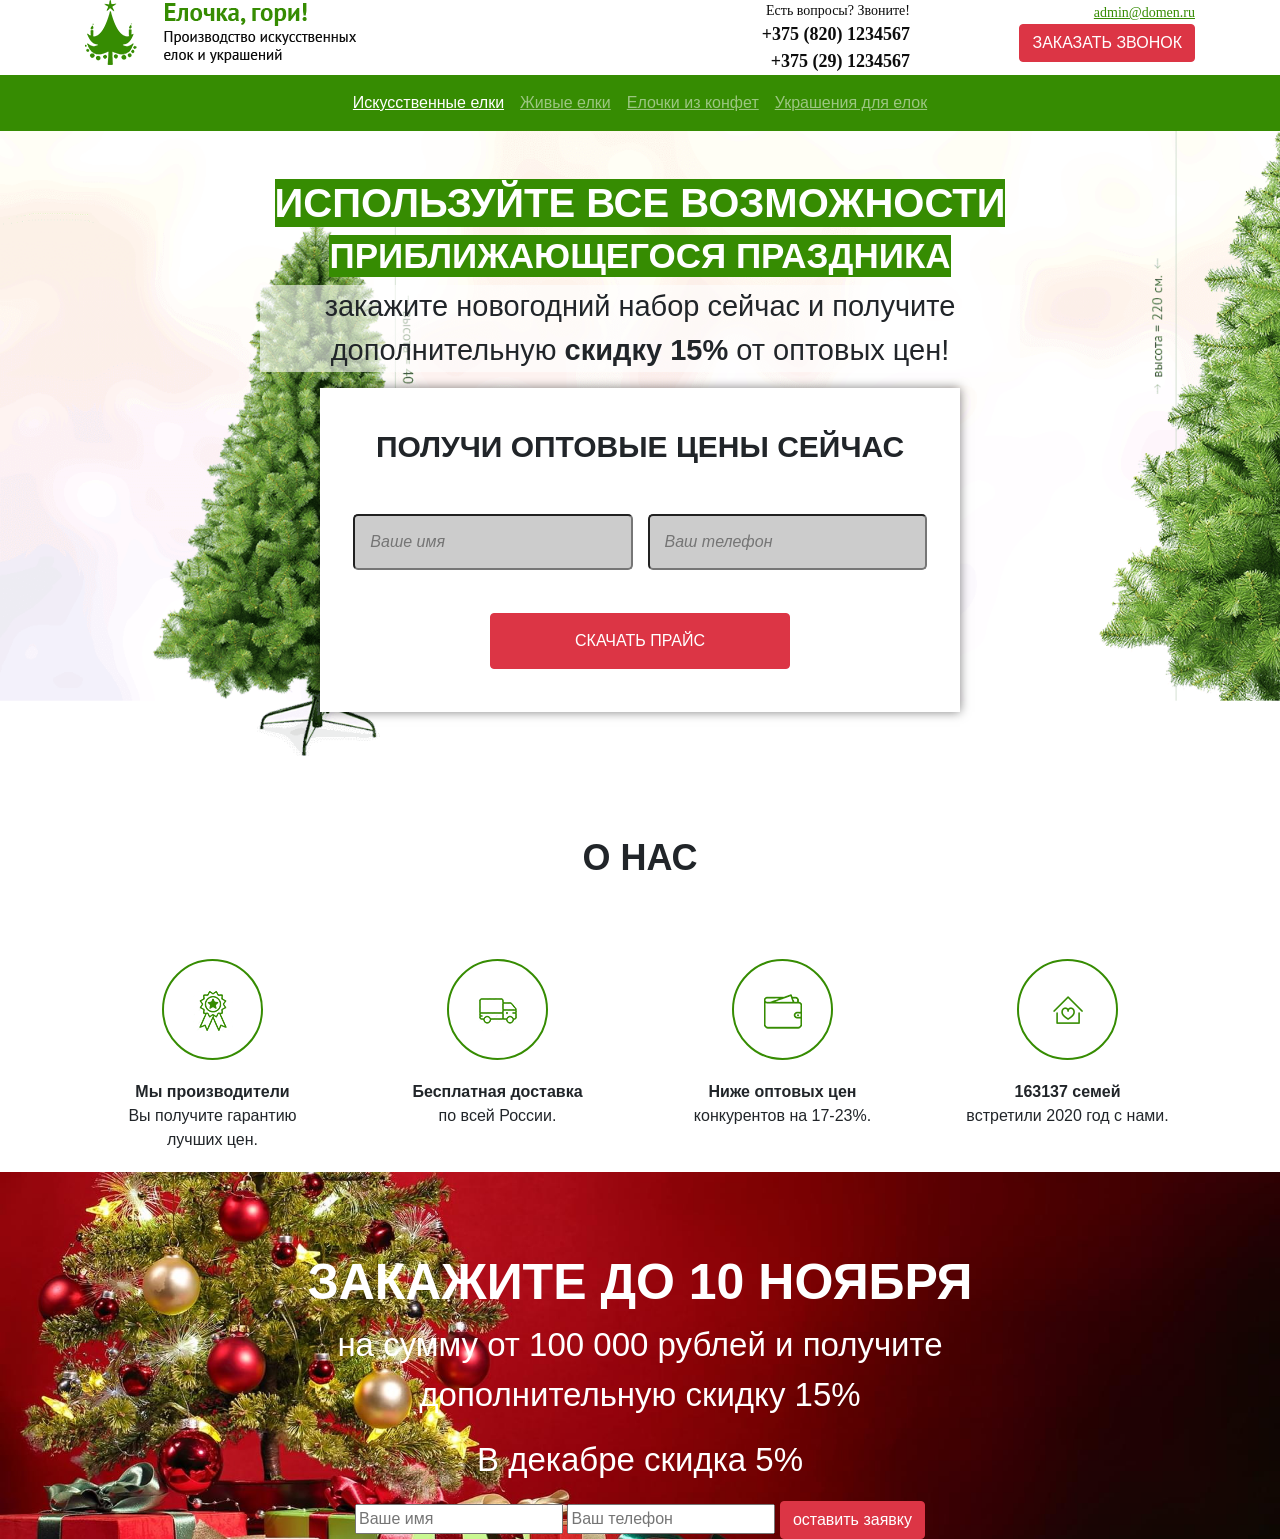
<file: template (9)fiNoDistr/template/index.html>
<!DOCTYPE html>
<html lang="ru">
  <head>
    <!-- Required meta tags -->
    <meta charset="utf-8" />
    <meta
      name="viewport"
      content="width=device-width, initial-scale=1, shrink-to-fit=no"
    />

    <!-- Bootstrap CSS -->
    <link
      rel="stylesheet"
      href="https://stackpath.bootstrapcdn.com/bootstrap/4.4.1/css/bootstrap.min.css"
      integrity="sha384-Vkoo8x4CGsO3+Hhxv8T/Q5PaXtkKtu6ug5TOeNV6gBiFeWPGFN9MuhOf23Q9Ifjh"
      crossorigin="anonymous"
    />
    <!-- me css -->
    <link rel="stylesheet" href="css/main.css" />
    <link rel="icon" href="img/fir_tree_PNG3724.png" type="img/png">
    <title>
      Искусственные елки, Живые елки, Елочки из конфет, Украшения для елок
    </title>
  </head>

  <body>
  <script>
   alert ( "Привет, Мир")
  </script>
    <!-- --------------------------- start project ------------- -->
    <div class="container first">
      <div class="row">
        <div class="logo col-md-6">
          <a href="#">
            <img src="img/logo.png" alt="" />
          </a>
        </div>
        <div class="phone col-md-3">
          <p class="quest">
            Есть вопросы? Звоните!
          </p>
          <p>
            <a href="tel:+3758201234567">+375 (820) 1234567</a>
          </p>
          <p>
            <a href="tel:+375291234567">+375 (29) 1234567</a>
          </p>
        </div>
        <div class="send col-md-3">
          <p class="mail">
            <a href="mailto:admin@domen.ru">admin@domen.ru</a>
          </p>
          <p>
            <a href="#" class="btn btn-danger">ЗАКАЗАТЬ ЗВОНОК</a>
          </p>
        </div>
      </div>
    </div>
    <!-- -------------------------------- start menu ----------------- -->
    <div class="container-fluid mecolor">
      <div class="row justify-content-center">
        <nav class="navbar navbar-expand-lg navbar-dark">
          <button
            class="navbar-toggler"
            type="button"
            data-toggle="collapse"
            data-target="#navbarNav"
            aria-controls="navbarNav"
            aria-expanded="false"
            aria-label="Toggle navigation"
          >
            <span class="navbar-toggler-icon"></span>
          </button>
          <div class="collapse navbar-collapse" id="navbarNav">
            <ul class="navbar-nav">
              <li class="nav-item active">
                <a class="nav-link menav-link" href="#"
                  >Искусственные елки<span class="sr-only">(current)</span></a
                >
              </li>
              <li class="nav-item">
                <a class="nav-link menav-link" href="#">Живые елки</a>
              </li>
              <li class="nav-item">
                <a class="nav-link menav-link" href="#">Елочки из конфет</a>
              </li>
              <li class="nav-item">
                <a class="nav-link menav-link" href="#">Украшения для елок</a>
              </li>
            </ul>
          </div>
        </nav>
      </div>
    </div>
    <!-- =================================================== start baner=========== -->
    <div class="container-fluid baner">
      <div class="container">
        <div class="row justify-content-center">
          <h1 class="text-center mt-5">Используйте все возможности</h1>
        </div>
        <div class="row justify-content-center">
          <h2 class="text-center">приближающегося праздника</h2>
        </div>
        <div class="row justify-content-center">
          <p class="col-8">
            закажите новогодний набор сейчас и получите дополнительную
            <strong>скидку 15%</strong> от оптовых цен!
          </p>
        </div>
        <div class="row justify-content-center">
          <form action="post.php" method="POST" name="f_baner">
            <h3>ПОЛУЧИ ОПТОВЫЕ ЦЕНЫ СЕЙЧАС</h3>
            <div class="row justify-content-center">
              <input
                type="text"
                name="banerText"
                id="banerText"
                class="col-5"
                placeholder="Ваше имя"
              />
              <input
                type="tel"
                name="banerTel"
                id="banerTel"
                class="col-5"
                placeholder="Ваш телефон"
              />
            </div>

            <input type="submit" value="СКАЧАТЬ ПРАЙС" class="btn btn-danger" />
          </form>
        </div>
      </div>
    </div>
    <!-- ----------------------------- start aboute ---------------- -->
    <div class="container aboute">
      <h2>О Нас</h2>
      <div class="row">
        <!-- ----------------------- карточка 1 -->
        <div class="card col-lg-3 col-md-6 col-sm-6">
          <div class="wrapperImg">
            <img
              src="img/award.png"
              class="card-img-top item item1"
              alt="..."
            />
          </div>

          <div class="card-body">
            <p class="card-text">
              <strong>Мы производители</strong> <br />
              Вы получите гарантию лучших цен.
            </p>
          </div>
        </div>
        <!-- ----------------------- карточка 2 -->
        <div class="card col-lg-3 col-md-6 col-sm-6">
          <div class="wrapperImg">
            <img
              src="img/truck.png"
              class="card-img-top item item2"
              alt="..."
            />
          </div>

          <div class="card-body">
            <p class="card-text">
              <strong>Бесплатная доставка</strong> <br />
              по всей России.
            </p>
          </div>
        </div>
        <!-- ----------------------- карточка 3 -->
        <div class="card col-lg-3 col-md-6 col-sm-6">
          <div class="wrapperImg">
            <img
              src="img/Wallet.png"
              class="card-img-top item item3"
              alt="..."
            />
          </div>

          <div class="card-body">
            <p class="card-text">
              <strong>Ниже оптовых цен</strong> <br />
              конкурентов на 17-23%.
            </p>
          </div>
        </div>
        <!-- ----------------------- карточка 4 -->
        <div class="card col-lg-3 col-md-6 col-sm-6">
          <div class="wrapperImg">
            <img src="img/home.png" class="card-img-top item item4" alt="..." />
          </div>

          <div class="card-body">
            <p class="card-text">
              <strong>163137 семей</strong> <br />
              встретили 2020 год с нами.
            </p>
          </div>
        </div>
      </div>
    </div>
    <!-- --------------------------- start order --------------------------- -->
    <div class="container-fluid order">
      <div class="order_iner">
        <h2>Закажите до 10 ноября</h2>
        <p>на сумму от 100 000 рублей и получите дополнительную скидку 15%</p>
        <p>В декабре скидка 5%</p>
        <form action="user2.php" method="POST" name="f_order">
          <input
            type="text"
            name="orderText"
            id="orderText"
            placeholder="Ваше имя"
          />
          <input
            type="tel"
            name="orderTel"
            id="orderTel"
            placeholder="Ваш телефон"
          />
          <input type="submit" value="оставить заявку" class="btn btn-danger" />
        </form>
      </div>
    </div>
    <!-- Optional JavaScript -->
    <!-- jQuery first, then Popper.js, then Bootstrap JS -->
    <script
      src="https://code.jquery.com/jquery-3.4.1.slim.min.js"
      integrity="sha384-J6qa4849blE2+poT4WnyKhv5vZF5SrPo0iEjwBvKU7imGFAV0wwj1yYfoRSJoZ+n"
      crossorigin="anonymous"
    ></script>
    <script
      src="https://cdn.jsdelivr.net/npm/popper.js@1.16.0/dist/umd/popper.min.js"
      integrity="sha384-Q6E9RHvbIyZFJoft+2mJbHaEWldlvI9IOYy5n3zV9zzTtmI3UksdQRVvoxMfooAo"
      crossorigin="anonymous"
    ></script>
    <script
      src="https://stackpath.bootstrapcdn.com/bootstrap/4.4.1/js/bootstrap.min.js"
      integrity="sha384-wfSDF2E50Y2D1uUdj0O3uMBJnjuUD4Ih7YwaYd1iqfktj0Uod8GCExl3Og8ifwB6"
      crossorigin="anonymous"
    ></script>
  </body>
</html>
</file>
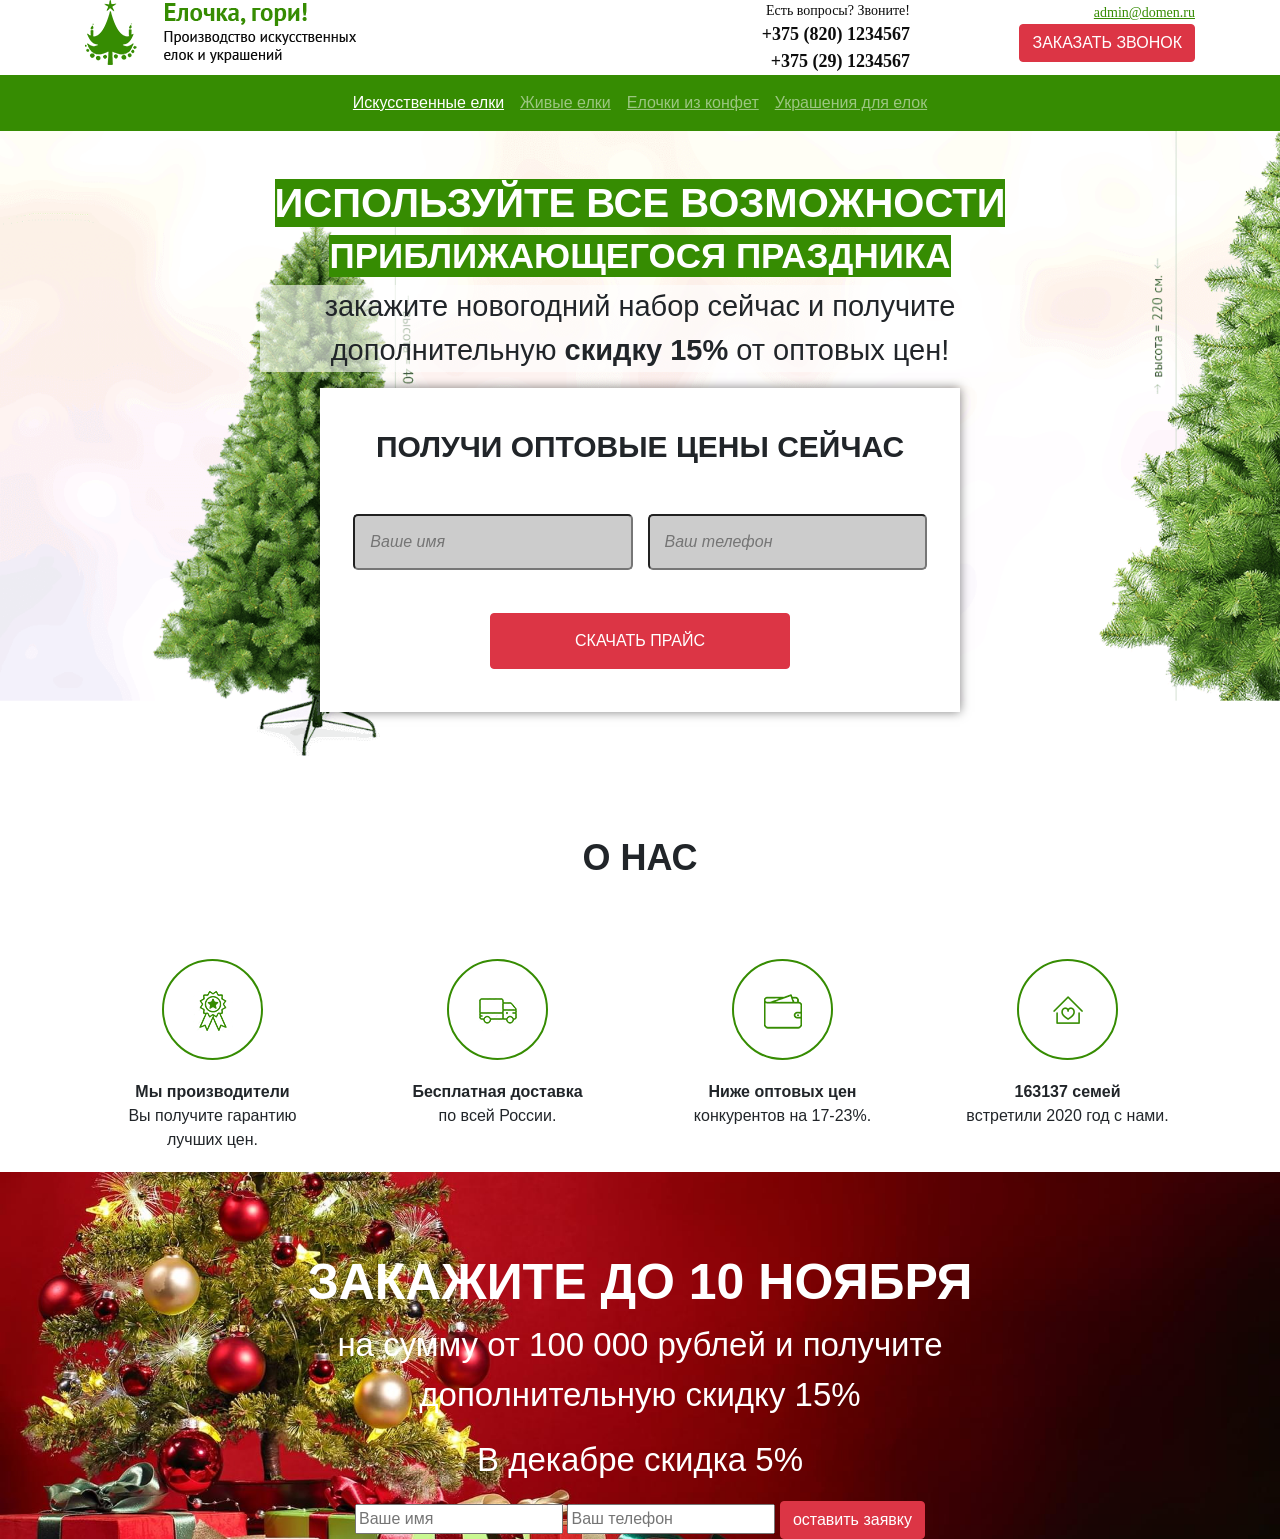
<file: template (9)nodistr/template/index.html>
<!DOCTYPE html>
<html lang="ru">
  <head>
    <!-- Required meta tags -->
    <meta charset="utf-8" />
    <meta
      name="viewport"
      content="width=device-width, initial-scale=1, shrink-to-fit=no"
    />

    <!-- Bootstrap CSS -->
    <link
      rel="stylesheet"
      href="https://stackpath.bootstrapcdn.com/bootstrap/4.4.1/css/bootstrap.min.css"
      integrity="sha384-Vkoo8x4CGsO3+Hhxv8T/Q5PaXtkKtu6ug5TOeNV6gBiFeWPGFN9MuhOf23Q9Ifjh"
      crossorigin="anonymous"
    />
    <!-- me css -->
    <link rel="stylesheet" href="css/main.css" />
    <title>
      Искусственные елки, Живые елки, Елочки из конфет, Украшения для елок
    </title>
  </head>

  <body>
    <!-- --------------------------- start project ------------- -->
    <div class="container first">
      <div class="row">
        <div class="logo col-md-6">
          <a href="#">
            <img src="img/logo.png" alt="" />
          </a>
        </div>
        <div class="phone col-md-3">
          <p class="quest">
            Есть вопросы? Звоните!
          </p>
          <p>
            <a href="tel:+3758201234567">+375 (820) 1234567</a>
          </p>
          <p>
            <a href="tel:+375291234567">+375 (29) 1234567</a>
          </p>
        </div>
        <div class="send col-md-3">
          <p class="mail">
            <a href="mailto:admin@domen.ru">admin@domen.ru</a>
          </p>
          <p>
            <a href="#" class="btn btn-danger">ЗАКАЗАТЬ ЗВОНОК</a>
          </p>
        </div>
      </div>
    </div>
    <!-- -------------------------------- start menu ----------------- -->
    <div class="container-fluid mecolor">
      <div class="row justify-content-center">
        <nav class="navbar navbar-expand-lg navbar-dark">
          <button
            class="navbar-toggler"
            type="button"
            data-toggle="collapse"
            data-target="#navbarNav"
            aria-controls="navbarNav"
            aria-expanded="false"
            aria-label="Toggle navigation"
          >
            <span class="navbar-toggler-icon"></span>
          </button>
          <div class="collapse navbar-collapse" id="navbarNav">
            <ul class="navbar-nav">
              <li class="nav-item active">
                <a class="nav-link menav-link" href="#"
                  >Искусственные елки<span class="sr-only">(current)</span></a
                >
              </li>
              <li class="nav-item">
                <a class="nav-link menav-link" href="#">Живые елки</a>
              </li>
              <li class="nav-item">
                <a class="nav-link menav-link" href="#">Елочки из конфет</a>
              </li>
              <li class="nav-item">
                <a class="nav-link menav-link" href="#">Украшения для елок</a>
              </li>
            </ul>
          </div>
        </nav>
      </div>
    </div>
    <!-- =================================================== start baner=========== -->
    <div class="container-fluid baner">
      <div class="container">
        <div class="row justify-content-center">
          <h1 class="text-center mt-5">Используйте все возможности</h1>
        </div>
        <div class="row justify-content-center">
          <h2 class="text-center">приближающегося праздника</h2>
        </div>
        <div class="row justify-content-center">
          <p class="col-8">
            закажите новогодний набор сейчас и получите дополнительную
            <strong>скидку 15%</strong> от оптовых цен!
          </p>
        </div>
        <div class="row justify-content-center">
          <form action="post.php" method="POST" name="f_baner">
            <h3>ПОЛУЧИ ОПТОВЫЕ ЦЕНЫ СЕЙЧАС</h3>
            <div class="row justify-content-center">
              <input
                type="text"
                name="banerText"
                id="banerText"
                class="col-5"
                placeholder="Ваше имя"
              />
              <input
                type="tel"
                name="banerTel"
                id="banerTel"
                class="col-5"
                placeholder="Ваш телефон"
              />
            </div>

            <input type="submit" value="СКАЧАТЬ ПРАЙС" class="btn btn-danger" />
          </form>
        </div>
      </div>
    </div>
    <!-- ----------------------------- start aboute ---------------- -->
    <div class="container aboute">
      <h2>О Нас</h2>
      <div class="row">
        <!-- ----------------------- карточка 1 -->
        <div class="card col-lg-3 col-md-6 col-sm-6">
          <div class="wrapperImg">
            <img
              src="img/award.png"
              class="card-img-top item item1"
              alt="..."
            />
          </div>

          <div class="card-body">
            <p class="card-text">
              <strong>Мы производители</strong> <br />
              Вы получите гарантию лучших цен.
            </p>
          </div>
        </div>
        <!-- ----------------------- карточка 2 -->
        <div class="card col-lg-3 col-md-6 col-sm-6">
          <div class="wrapperImg">
            <img
              src="img/truck.png"
              class="card-img-top item item2"
              alt="..."
            />
          </div>

          <div class="card-body">
            <p class="card-text">
              <strong>Бесплатная доставка</strong> <br />
              по всей России.
            </p>
          </div>
        </div>
        <!-- ----------------------- карточка 3 -->
        <div class="card col-lg-3 col-md-6 col-sm-6">
          <div class="wrapperImg">
            <img
              src="img/Wallet.png"
              class="card-img-top item item3"
              alt="..."
            />
          </div>

          <div class="card-body">
            <p class="card-text">
              <strong>Ниже оптовых цен</strong> <br />
              конкурентов на 17-23%.
            </p>
          </div>
        </div>
        <!-- ----------------------- карточка 4 -->
        <div class="card col-lg-3 col-md-6 col-sm-6">
          <div class="wrapperImg">
            <img src="img/home.png" class="card-img-top item item4" alt="..." />
          </div>

          <div class="card-body">
            <p class="card-text">
              <strong>163137 семей</strong> <br />
              встретили 2020 год с нами.
            </p>
          </div>
        </div>
      </div>
    </div>
    <!-- --------------------------- start order --------------------------- -->
    <div class="container-fluid order">
      <div class="order_iner">
        <h2>Закажите до 10 ноября</h2>
        <p>на сумму от 100 000 рублей и получите дополнительную скидку 15%</p>
        <p>В декабре скидка 5%</p>
        <form action="user2.php" method="POST" name="f_order">
          <input
            type="text"
            name="orderText"
            id="orderText"
            placeholder="Ваше имя"
          />
          <input
            type="tel"
            name="orderTel"
            id="orderTel"
            placeholder="Ваш телефон"
          />
          <input type="submit" value="оставить заявку" class="btn btn-danger" />
        </form>
      </div>
    </div>
    <!-- Optional JavaScript -->
    <!-- jQuery first, then Popper.js, then Bootstrap JS -->
    <script
      src="https://code.jquery.com/jquery-3.4.1.slim.min.js"
      integrity="sha384-J6qa4849blE2+poT4WnyKhv5vZF5SrPo0iEjwBvKU7imGFAV0wwj1yYfoRSJoZ+n"
      crossorigin="anonymous"
    ></script>
    <script
      src="https://cdn.jsdelivr.net/npm/popper.js@1.16.0/dist/umd/popper.min.js"
      integrity="sha384-Q6E9RHvbIyZFJoft+2mJbHaEWldlvI9IOYy5n3zV9zzTtmI3UksdQRVvoxMfooAo"
      crossorigin="anonymous"
    ></script>
    <script
      src="https://stackpath.bootstrapcdn.com/bootstrap/4.4.1/js/bootstrap.min.js"
      integrity="sha384-wfSDF2E50Y2D1uUdj0O3uMBJnjuUD4Ih7YwaYd1iqfktj0Uod8GCExl3Og8ifwB6"
      crossorigin="anonymous"
    ></script>
  </body>
</html>
</file>
<file: css/main.css>
p {
  color:black
}
h5 {
  color: rgb(12, 123, 250);
}
img {
  width: 100%;
}
.container{
  background-image: url([data-uri]);
background-repeat: no-repeat;
background-size: 300%;
}
body{
  background-image: url([data-uri]);
background-repeat: no-repeat;
background-size: 350%;
}
</file>
<file: menu (3)/css/main.css>
p {
  color:black
}
h5 {
  color: rgb(12, 123, 250);
}
img {
  width: 100%;
}
</file>
<file: menu (4)/css/main.css>
p {
  color:black
}
h5 {
  color: rgb(12, 123, 250);
}
img {
  width: 100%;
}
.container{
  background-image: url([data-uri]);
background-repeat: no-repeat;
background-size: 300%;
}
body{
  background-image: url([data-uri]);
background-repeat: no-repeat;
background-size: 300%;
}
</file>
<file: menu (4)v2/css/main.css>
p {
  color:black
}
h5 {
  color: rgb(12, 123, 250);
}
img {
  width: 100%;
}
.container{
  background-image: url([data-uri]);
background-repeat: no-repeat;
background-size: 300%;
}
body{
  background-image: url([data-uri]);
background-repeat: no-repeat;
background-size: 350%;
}
</file>
<file: script/main.css>
body,
html {
  margin: 0px;
  padding: 0px;
  position: fixed;
  /* background: linear-gradient(45deg, #eecfba, #c5dde8); */
  background-image: url(/script/ava7patterns_pattern_1858.png);
}
</file>
<file: template2/css/main.css>
body,
* {
  font-family: "Arial", sans-serif;
}

.quest {
  color: #0d0d0d;
  font-family: "PT Sans";
  font-size: 14px;
  font-weight: 400;
}

.phone a {
  color: #0d0d0d;
  font-family: "PT Sans";
  font-size: 18px;
  font-weight: 700;
}

.phone p,
.send p {
  margin: 0;
  padding: 0;
}

.send,
.phone {
  text-align: right;
}
.mail a {
  color: #368c02;
  font-family: "PT Sans";
  font-size: 14px;
  font-weight: 400;
  text-decoration: underline;
}

.mecolor {
  background-color: #368c02;
}

.menav-link {
  text-decoration: underline;
}

.baner {
  background-image: url("../img/bg-1.png");
  background-repeat: no-repeat;
  background-size: cover;
}

.baner h1,
.baner h2 {
  text-transform: uppercase;
  color: #fff;
  background-color: #368c02;
  font-weight: bold;
}

.baner h1 {
  font-size: 40px;
}

.baner h2 {
  font-size: 35px;
}

.baner p {
  font-size: 29px;
  background-color: rgba(255, 255, 255, 0.6);
}
</file>
<file: lab11/lab11/css/main.css>
body{

color:blueviolet
}
img{
width: 100%;
}
.navtop li{
    display: inline;
}
</file>
<file: template (8) nodistr/template/css/main.css>
/* общие настройки сайта */
body,
* {
  font-family: "Arial", sans-serif;
}
/* первая секция сайта -------------------------- */
.quest {
  color: #0d0d0d;
  font-family: "PT Sans";
  font-size: 14px;
  font-weight: 400;
}

.phone a {
  color: #0d0d0d;
  font-family: "PT Sans";
  font-size: 18px;
  font-weight: 700;
}

.phone p,
.send p {
  margin: 0;
  padding: 0;
}

.send,
.phone {
  text-align: right;
}
.mail a {
  color: #368c02;
  font-family: "PT Sans";
  font-size: 14px;
  font-weight: 400;
  text-decoration: underline;
}
/* -------------------------- настройка меню ---------- */
.mecolor {
  background-color: #368c02;
}

.menav-link {
  text-decoration: underline;
}
/* ----------------------- продающий экран ------------ */
.baner {
  background-image: url("../img/bg-1.png");
  background-repeat: no-repeat;

  background-size: cover;
  padding-bottom: 44px;
}

.baner h1,
.baner h2 {
  text-transform: uppercase;
  color: #fff;
  background-color: #368c02;
  font-weight: bold;
}

.baner h1 {
  font-size: 40px;
}

.baner h2 {
  font-size: 35px;
}

.baner p {
  font-size: 29px;
  background-color: rgba(255, 255, 255, 0.6);
}

form {
  /* outline: 1px solid red; */
  width: 640px;
  background-color: #fff;
  text-align: center;
  box-shadow: 0 0 10px rgba(0, 0, 0, 0.5);
  padding-bottom: 43px;
}

form input {
  height: 56px;
}

form h3 {
  font-weight: bold;
  margin-top: 41px;
}

form .row input {
  margin-top: 41px;
  background-color: #ccc;
  border-radius: 5px;
  font-style: italic;
}

#banerTel {
  margin-left: 15px;
}

form .btn {
  width: 300px;
  margin: 43px auto 0 auto;
}
/* ------------------------ О Нас ---------------- */
.aboute {
  margin-top: 80px;
  text-align: center;
}

.aboute h2 {
  font-weight: bold;
  text-transform: uppercase;
  margin-bottom: 80px;
}

.aboute .item {
  width: 40px;
  height: 40px;
  margin-top: 30px;
}

.wrapperImg {
  width: 101px;
  height: 101px;
  margin: 0 auto;
  border: 2px solid #368c02;
  border-radius: 50%;
}

.aboute .card {
  border: none;
}
</file>
<file: template (9)fiNoDistr/template/css/main.css>
/* общие настройки сайта */
body,
* {
  font-family: "Arial", sans-serif;
}
/* первая секция сайта -------------------------- */
.quest {
  color: #0d0d0d;
  font-family: "PT Sans";
  font-size: 14px;
  font-weight: 400;
}

.phone a {
  color: #0d0d0d;
  font-family: "PT Sans";
  font-size: 18px;
  font-weight: 700;
}

.phone p,
.send p {
  margin: 0;
  padding: 0;
}

.send,
.phone {
  text-align: right;
}
.mail a {
  color: #368c02;
  font-family: "PT Sans";
  font-size: 14px;
  font-weight: 400;
  text-decoration: underline;
}
/* -------------------------- настройка меню ---------- */
.mecolor {
  background-color: #368c02;
}

.menav-link {
  text-decoration: underline;
}
/* ----------------------- продающий экран ------------ */
.baner {
  background-image: url("../img/bg-1.png");
  background-repeat: no-repeat;

  background-size: cover;
  padding-bottom: 44px;
}

.baner h1,
.baner h2 {
  text-transform: uppercase;
  color: #fff;
  background-color: #368c02;
  font-weight: bold;
}

.baner h1 {
  font-size: 40px;
}

.baner h2 {
  font-size: 35px;
}

.baner p {
  font-size: 29px;
  background-color: rgba(255, 255, 255, 0.6);
  text-align: center;
}

.baner form {
  /* outline: 1px solid red; */
  width: 640px;
  background-color: #fff;
  text-align: center;
  box-shadow: 0 0 10px rgba(0, 0, 0, 0.5);
  padding-bottom: 43px;
}

.baner form input {
  height: 56px;
}

.baner form h3 {
  font-weight: bold;
  margin-top: 41px;
  font-size: 30px;
}

.baner form .row input {
  margin-top: 41px;
  background-color: #ccc;
  border-radius: 5px;
  font-style: italic;
}

#banerTel {
  margin-left: 15px;
}

.baner form .btn {
  width: 300px;
  margin: 43px auto 0 auto;
}
/* ------------------------ О Нас ---------------- */
.aboute {
  margin-top: 80px;
  text-align: center;
}

.aboute h2 {
  font-weight: bold;
  text-transform: uppercase;
  margin-bottom: 80px;
  font-size: 36px;
}

.aboute .item {
  width: 40px;
  height: 40px;
  margin-top: 30px;
}

.wrapperImg {
  width: 101px;
  height: 101px;
  margin: 0 auto;
  border: 2px solid #368c02;
  border-radius: 50%;
}

.aboute .card {
  border: none;
}
/* ------------------ Заявка ---------------- */
.order {
  background-image: url("../img/bg-2.jpg");
  background-repeat: no-repeat;
  background-size: cover;
  color: #fff;
}

.order_iner {
  width: 60%;
  margin: 0 auto;
  text-align: center;
}

.order_iner h2 {
  padding-top: 80px;
  text-transform: uppercase;
  font-weight: bold;
  font-size: 50px;
}

.order_iner p {
  font-size: 33px;
}
</file>
<file: template (9)nodistr/template/css/main.css>
/* общие настройки сайта */
body,
* {
  font-family: "Arial", sans-serif;
}
/* первая секция сайта -------------------------- */
.quest {
  color: #0d0d0d;
  font-family: "PT Sans";
  font-size: 14px;
  font-weight: 400;
}

.phone a {
  color: #0d0d0d;
  font-family: "PT Sans";
  font-size: 18px;
  font-weight: 700;
}

.phone p,
.send p {
  margin: 0;
  padding: 0;
}

.send,
.phone {
  text-align: right;
}
.mail a {
  color: #368c02;
  font-family: "PT Sans";
  font-size: 14px;
  font-weight: 400;
  text-decoration: underline;
}
/* -------------------------- настройка меню ---------- */
.mecolor {
  background-color: #368c02;
}

.menav-link {
  text-decoration: underline;
}
/* ----------------------- продающий экран ------------ */
.baner {
  background-image: url("../img/bg-1.png");
  background-repeat: no-repeat;

  background-size: cover;
  padding-bottom: 44px;
}

.baner h1,
.baner h2 {
  text-transform: uppercase;
  color: #fff;
  background-color: #368c02;
  font-weight: bold;
}

.baner h1 {
  font-size: 40px;
}

.baner h2 {
  font-size: 35px;
}

.baner p {
  font-size: 29px;
  background-color: rgba(255, 255, 255, 0.6);
  text-align: center;
}

.baner form {
  /* outline: 1px solid red; */
  width: 640px;
  background-color: #fff;
  text-align: center;
  box-shadow: 0 0 10px rgba(0, 0, 0, 0.5);
  padding-bottom: 43px;
}

.baner form input {
  height: 56px;
}

.baner form h3 {
  font-weight: bold;
  margin-top: 41px;
  font-size: 30px;
}

.baner form .row input {
  margin-top: 41px;
  background-color: #ccc;
  border-radius: 5px;
  font-style: italic;
}

#banerTel {
  margin-left: 15px;
}

.baner form .btn {
  width: 300px;
  margin: 43px auto 0 auto;
}
/* ------------------------ О Нас ---------------- */
.aboute {
  margin-top: 80px;
  text-align: center;
}

.aboute h2 {
  font-weight: bold;
  text-transform: uppercase;
  margin-bottom: 80px;
  font-size: 36px;
}

.aboute .item {
  width: 40px;
  height: 40px;
  margin-top: 30px;
}

.wrapperImg {
  width: 101px;
  height: 101px;
  margin: 0 auto;
  border: 2px solid #368c02;
  border-radius: 50%;
}

.aboute .card {
  border: none;
}
/* ------------------ Заявка ---------------- */
.order {
  background-image: url("../img/bg-2.jpg");
  background-repeat: no-repeat;
  background-size: cover;
  color: #fff;
}

.order_iner {
  width: 60%;
  margin: 0 auto;
  text-align: center;
}

.order_iner h2 {
  padding-top: 80px;
  text-transform: uppercase;
  font-weight: bold;
  font-size: 50px;
}

.order_iner p {
  font-size: 33px;
}
</file>
